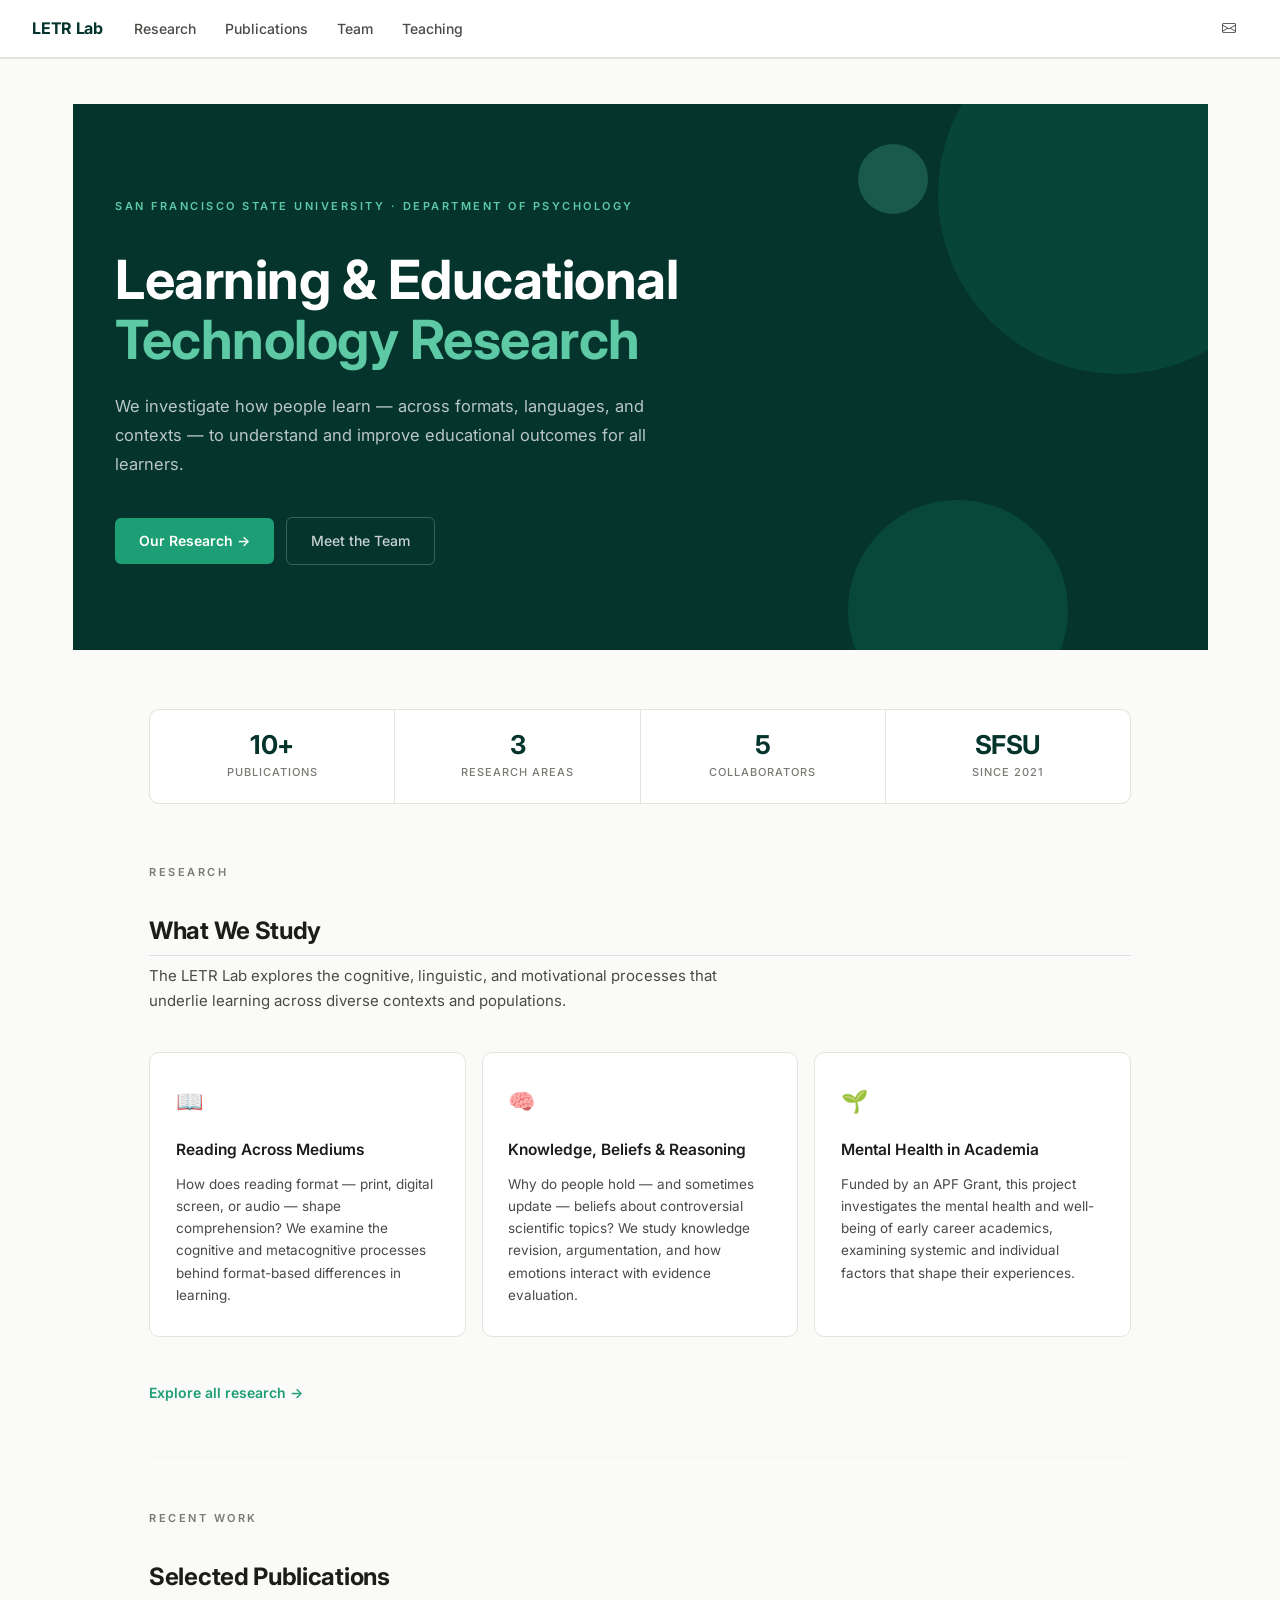
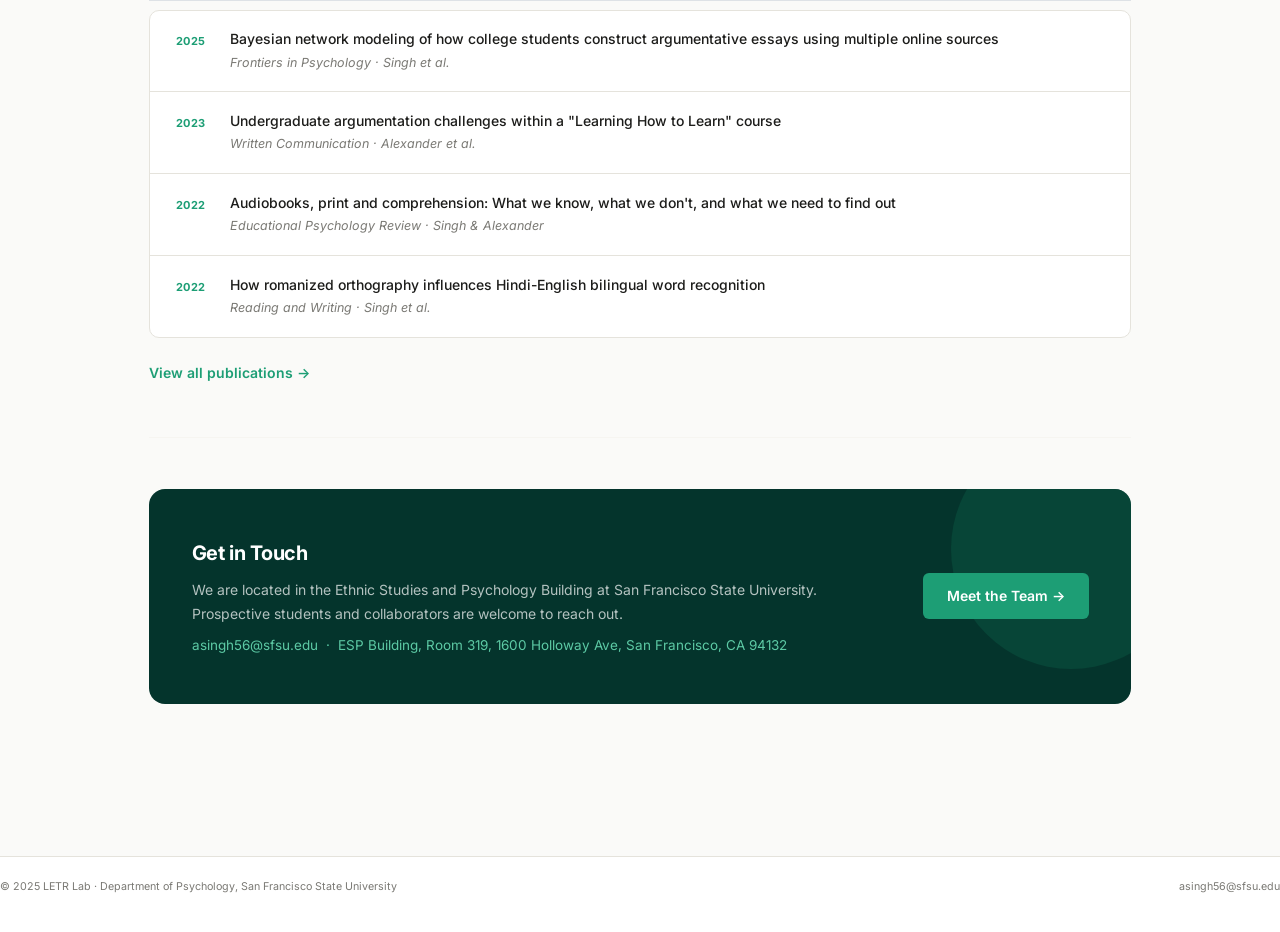
<file: docs/index.html>
<!DOCTYPE html>
<html xmlns="http://www.w3.org/1999/xhtml" lang="en" xml:lang="en"><head>

<meta charset="utf-8">
<meta name="generator" content="quarto-1.8.25">

<meta name="viewport" content="width=device-width, initial-scale=1.0, user-scalable=yes">


<title>quarto-input95e16259f5eb79db – LETR Lab</title>
<style>
code{white-space: pre-wrap;}
span.smallcaps{font-variant: small-caps;}
div.columns{display: flex; gap: min(4vw, 1.5em);}
div.column{flex: auto; overflow-x: auto;}
div.hanging-indent{margin-left: 1.5em; text-indent: -1.5em;}
ul.task-list{list-style: none;}
ul.task-list li input[type="checkbox"] {
  width: 0.8em;
  margin: 0 0.8em 0.2em -1em; /* quarto-specific, see https://github.com/quarto-dev/quarto-cli/issues/4556 */ 
  vertical-align: middle;
}
</style>


<script src="site_libs/quarto-nav/quarto-nav.js"></script>
<script src="site_libs/quarto-nav/headroom.min.js"></script>
<script src="site_libs/clipboard/clipboard.min.js"></script>
<script src="site_libs/quarto-html/quarto.js" type="module"></script>
<script src="site_libs/quarto-html/tabsets/tabsets.js" type="module"></script>
<script src="site_libs/quarto-html/axe/axe-check.js" type="module"></script>
<script src="site_libs/quarto-html/popper.min.js"></script>
<script src="site_libs/quarto-html/tippy.umd.min.js"></script>
<script src="site_libs/quarto-html/anchor.min.js"></script>
<link href="site_libs/quarto-html/tippy.css" rel="stylesheet">
<link href="site_libs/quarto-html/quarto-syntax-highlighting-7b89279ff1a6dce999919e0e67d4d9ec.css" rel="stylesheet" id="quarto-text-highlighting-styles">
<script src="site_libs/bootstrap/bootstrap.min.js"></script>
<link href="site_libs/bootstrap/bootstrap-icons.css" rel="stylesheet">
<link href="site_libs/bootstrap/bootstrap-f773a0c06705e05b96cb58ad98928696.min.css" rel="stylesheet" append-hash="true" id="quarto-bootstrap" data-mode="light">
<script id="quarto-search-options" type="application/json">{
  "language": {
    "search-no-results-text": "No results",
    "search-matching-documents-text": "matching documents",
    "search-copy-link-title": "Copy link to search",
    "search-hide-matches-text": "Hide additional matches",
    "search-more-match-text": "more match in this document",
    "search-more-matches-text": "more matches in this document",
    "search-clear-button-title": "Clear",
    "search-text-placeholder": "",
    "search-detached-cancel-button-title": "Cancel",
    "search-submit-button-title": "Submit",
    "search-label": "Search"
  }
}</script>


<link rel="stylesheet" href="styles.css">
</head>

<body class="nav-fixed quarto-light">

<div id="quarto-search-results"></div>
  <header id="quarto-header" class="headroom fixed-top">
    <nav class="navbar navbar-expand-lg " data-bs-theme="dark">
      <div class="navbar-container container-fluid">
      <div class="navbar-brand-container mx-auto">
    <a href="./index.html" class="navbar-brand navbar-brand-logo">
    </a>
    <a class="navbar-brand" href="./index.html">
    <span class="navbar-title">LETR Lab</span>
    </a>
  </div>
          <button class="navbar-toggler" type="button" data-bs-toggle="collapse" data-bs-target="#navbarCollapse" aria-controls="navbarCollapse" role="menu" aria-expanded="false" aria-label="Toggle navigation" onclick="if (window.quartoToggleHeadroom) { window.quartoToggleHeadroom(); }">
  <span class="navbar-toggler-icon"></span>
</button>
          <div class="collapse navbar-collapse" id="navbarCollapse">
            <ul class="navbar-nav navbar-nav-scroll me-auto">
  <li class="nav-item">
    <a class="nav-link" href="./research.html"> 
<span class="menu-text">Research</span></a>
  </li>  
  <li class="nav-item">
    <a class="nav-link" href="./publications.html"> 
<span class="menu-text">Publications</span></a>
  </li>  
  <li class="nav-item">
    <a class="nav-link" href="./team.html"> 
<span class="menu-text">Team</span></a>
  </li>  
  <li class="nav-item">
    <a class="nav-link" href="./teaching.html"> 
<span class="menu-text">Teaching</span></a>
  </li>  
</ul>
            <ul class="navbar-nav navbar-nav-scroll ms-auto">
  <li class="nav-item compact">
    <a class="nav-link" href="mailto:asingh56@sfsu.edu"> <i class="bi bi-envelope" role="img" aria-label="Email">
</i> 
<span class="menu-text"></span></a>
  </li>  
</ul>
          </div> <!-- /navcollapse -->
            <div class="quarto-navbar-tools">
</div>
      </div> <!-- /container-fluid -->
    </nav>
</header>
<!-- content -->
<div id="quarto-content" class="quarto-container page-columns page-rows-contents page-layout-full page-navbar">
<!-- sidebar -->
<!-- margin-sidebar -->
    
<!-- main -->
<main class="content column-page" id="quarto-document-content"><header id="title-block-header" class="quarto-title-block"></header>




<div class="lab-hero">
  <div class="hero-geo-1"></div>
  <div class="hero-geo-2"></div>
  <div class="hero-geo-3"></div>
  <div class="hero-inner">
    <p class="hero-eyebrow">San Francisco State University · Department of Psychology</p>
    <h1 class="hero-title">Learning &amp; Educational<br><em>Technology Research</em></h1>
    <p class="hero-tagline">We investigate how people learn — across formats, languages, and contexts — to understand and improve educational outcomes for all learners.</p>
    <div class="hero-actions">
      <a href="research.html" class="btn-primary">Our Research →</a>
      <a href="team.html" class="btn-ghost">Meet the Team</a>
    </div>
  </div>
</div>

<div class="page-content">

  <div class="stats-strip">
    <div class="stat-item">
      <div class="stat-num">10+</div>
      <div class="stat-label">Publications</div>
    </div>
    <div class="stat-item">
      <div class="stat-num">3</div>
      <div class="stat-label">Research Areas</div>
    </div>
    <div class="stat-item">
      <div class="stat-num">5</div>
      <div class="stat-label">Collaborators</div>
    </div>
    <div class="stat-item">
      <div class="stat-num">SFSU</div>
      <div class="stat-label">Since 2021</div>
    </div>
  </div>

  <p class="section-label">Research</p>
  <h2 class="section-heading anchored">What We Study</h2>
  <p class="section-subheading">The LETR Lab explores the cognitive, linguistic, and motivational processes that underlie learning across diverse contexts and populations.</p>

  <div class="research-grid">
    <div class="research-card">
      <span class="research-card-icon">📖</span>
      <div class="research-card-title">Reading Across Mediums</div>
      <p class="research-card-desc">How does reading format — print, digital screen, or audio — shape comprehension? We examine the cognitive and metacognitive processes behind format-based differences in learning.</p>
    </div>
    <div class="research-card">
      <span class="research-card-icon">🧠</span>
      <div class="research-card-title">Knowledge, Beliefs &amp; Reasoning</div>
      <p class="research-card-desc">Why do people hold — and sometimes update — beliefs about controversial scientific topics? We study knowledge revision, argumentation, and how emotions interact with evidence evaluation.</p>
    </div>
    <div class="research-card">
      <span class="research-card-icon">🌱</span>
      <div class="research-card-title">Mental Health in Academia</div>
      <p class="research-card-desc">Funded by an APF Grant, this project investigates the mental health and well-being of early career academics, examining systemic and individual factors that shape their experiences.</p>
    </div>
  </div>

  <a href="research.html" class="btn-text">Explore all research →</a>

  <hr class="section-divider">

  <p class="section-label">Recent Work</p>
  <h2 class="section-heading anchored">Selected Publications</h2>

  <div class="recent-pubs">
    <div class="recent-pub-item">
      <div class="recent-pub-year">2025</div>
      <div class="recent-pub-content">
        <div class="recent-pub-title">Bayesian network modeling of how college students construct argumentative essays using multiple online sources</div>
        <div class="recent-pub-venue">Frontiers in Psychology · Singh et al.</div>
      </div>
    </div>
    <div class="recent-pub-item">
      <div class="recent-pub-year">2023</div>
      <div class="recent-pub-content">
        <div class="recent-pub-title">Undergraduate argumentation challenges within a "Learning How to Learn" course</div>
        <div class="recent-pub-venue">Written Communication · Alexander et al.</div>
      </div>
    </div>
    <div class="recent-pub-item">
      <div class="recent-pub-year">2022</div>
      <div class="recent-pub-content">
        <div class="recent-pub-title">Audiobooks, print and comprehension: What we know, what we don't, and what we need to find out</div>
        <div class="recent-pub-venue">Educational Psychology Review · Singh &amp; Alexander</div>
      </div>
    </div>
    <div class="recent-pub-item">
      <div class="recent-pub-year">2022</div>
      <div class="recent-pub-content">
        <div class="recent-pub-title">How romanized orthography influences Hindi-English bilingual word recognition</div>
        <div class="recent-pub-venue">Reading and Writing · Singh et al.</div>
      </div>
    </div>
  </div>

  <a href="publications.html" class="btn-text">View all publications →</a>

  <hr class="section-divider">

  <div class="contact-block">
    <div class="contact-block-inner">
      <div>
        <div class="contact-title">Get in Touch</div>
        <p class="contact-desc">We are located in the Ethnic Studies and Psychology Building at San Francisco State University. Prospective students and collaborators are welcome to reach out.</p>
        <div class="contact-detail">
          <a href="mailto:asingh56@sfsu.edu">asingh56@sfsu.edu</a> &nbsp;·&nbsp; ESP Building, Room 319, 1600 Holloway Ave, San Francisco, CA 94132
        </div>
      </div>
      <a href="team.html" class="btn-primary" style="white-space: nowrap;">Meet the Team →</a>
    </div>
  </div>

</div>



</main> <!-- /main -->
<script id="quarto-html-after-body" type="application/javascript">
  window.document.addEventListener("DOMContentLoaded", function (event) {
    const icon = "";
    const anchorJS = new window.AnchorJS();
    anchorJS.options = {
      placement: 'right',
      icon: icon
    };
    anchorJS.add('.anchored');
    const isCodeAnnotation = (el) => {
      for (const clz of el.classList) {
        if (clz.startsWith('code-annotation-')) {                     
          return true;
        }
      }
      return false;
    }
    const onCopySuccess = function(e) {
      // button target
      const button = e.trigger;
      // don't keep focus
      button.blur();
      // flash "checked"
      button.classList.add('code-copy-button-checked');
      var currentTitle = button.getAttribute("title");
      button.setAttribute("title", "Copied!");
      let tooltip;
      if (window.bootstrap) {
        button.setAttribute("data-bs-toggle", "tooltip");
        button.setAttribute("data-bs-placement", "left");
        button.setAttribute("data-bs-title", "Copied!");
        tooltip = new bootstrap.Tooltip(button, 
          { trigger: "manual", 
            customClass: "code-copy-button-tooltip",
            offset: [0, -8]});
        tooltip.show();    
      }
      setTimeout(function() {
        if (tooltip) {
          tooltip.hide();
          button.removeAttribute("data-bs-title");
          button.removeAttribute("data-bs-toggle");
          button.removeAttribute("data-bs-placement");
        }
        button.setAttribute("title", currentTitle);
        button.classList.remove('code-copy-button-checked');
      }, 1000);
      // clear code selection
      e.clearSelection();
    }
    const getTextToCopy = function(trigger) {
      const outerScaffold = trigger.parentElement.cloneNode(true);
      const codeEl = outerScaffold.querySelector('code');
      for (const childEl of codeEl.children) {
        if (isCodeAnnotation(childEl)) {
          childEl.remove();
        }
      }
      return codeEl.innerText;
    }
    const clipboard = new window.ClipboardJS('.code-copy-button:not([data-in-quarto-modal])', {
      text: getTextToCopy
    });
    clipboard.on('success', onCopySuccess);
    if (window.document.getElementById('quarto-embedded-source-code-modal')) {
      const clipboardModal = new window.ClipboardJS('.code-copy-button[data-in-quarto-modal]', {
        text: getTextToCopy,
        container: window.document.getElementById('quarto-embedded-source-code-modal')
      });
      clipboardModal.on('success', onCopySuccess);
    }
      var localhostRegex = new RegExp(/^(?:http|https):\/\/localhost\:?[0-9]*\//);
      var mailtoRegex = new RegExp(/^mailto:/);
        var filterRegex = new RegExp('/' + window.location.host + '/');
      var isInternal = (href) => {
          return filterRegex.test(href) || localhostRegex.test(href) || mailtoRegex.test(href);
      }
      // Inspect non-navigation links and adorn them if external
     var links = window.document.querySelectorAll('a[href]:not(.nav-link):not(.navbar-brand):not(.toc-action):not(.sidebar-link):not(.sidebar-item-toggle):not(.pagination-link):not(.no-external):not([aria-hidden]):not(.dropdown-item):not(.quarto-navigation-tool):not(.about-link)');
      for (var i=0; i<links.length; i++) {
        const link = links[i];
        if (!isInternal(link.href)) {
          // undo the damage that might have been done by quarto-nav.js in the case of
          // links that we want to consider external
          if (link.dataset.originalHref !== undefined) {
            link.href = link.dataset.originalHref;
          }
        }
      }
    function tippyHover(el, contentFn, onTriggerFn, onUntriggerFn) {
      const config = {
        allowHTML: true,
        maxWidth: 500,
        delay: 100,
        arrow: false,
        appendTo: function(el) {
            return el.parentElement;
        },
        interactive: true,
        interactiveBorder: 10,
        theme: 'quarto',
        placement: 'bottom-start',
      };
      if (contentFn) {
        config.content = contentFn;
      }
      if (onTriggerFn) {
        config.onTrigger = onTriggerFn;
      }
      if (onUntriggerFn) {
        config.onUntrigger = onUntriggerFn;
      }
      window.tippy(el, config); 
    }
    const noterefs = window.document.querySelectorAll('a[role="doc-noteref"]');
    for (var i=0; i<noterefs.length; i++) {
      const ref = noterefs[i];
      tippyHover(ref, function() {
        // use id or data attribute instead here
        let href = ref.getAttribute('data-footnote-href') || ref.getAttribute('href');
        try { href = new URL(href).hash; } catch {}
        const id = href.replace(/^#\/?/, "");
        const note = window.document.getElementById(id);
        if (note) {
          return note.innerHTML;
        } else {
          return "";
        }
      });
    }
    const xrefs = window.document.querySelectorAll('a.quarto-xref');
    const processXRef = (id, note) => {
      // Strip column container classes
      const stripColumnClz = (el) => {
        el.classList.remove("page-full", "page-columns");
        if (el.children) {
          for (const child of el.children) {
            stripColumnClz(child);
          }
        }
      }
      stripColumnClz(note)
      if (id === null || id.startsWith('sec-')) {
        // Special case sections, only their first couple elements
        const container = document.createElement("div");
        if (note.children && note.children.length > 2) {
          container.appendChild(note.children[0].cloneNode(true));
          for (let i = 1; i < note.children.length; i++) {
            const child = note.children[i];
            if (child.tagName === "P" && child.innerText === "") {
              continue;
            } else {
              container.appendChild(child.cloneNode(true));
              break;
            }
          }
          if (window.Quarto?.typesetMath) {
            window.Quarto.typesetMath(container);
          }
          return container.innerHTML
        } else {
          if (window.Quarto?.typesetMath) {
            window.Quarto.typesetMath(note);
          }
          return note.innerHTML;
        }
      } else {
        // Remove any anchor links if they are present
        const anchorLink = note.querySelector('a.anchorjs-link');
        if (anchorLink) {
          anchorLink.remove();
        }
        if (window.Quarto?.typesetMath) {
          window.Quarto.typesetMath(note);
        }
        if (note.classList.contains("callout")) {
          return note.outerHTML;
        } else {
          return note.innerHTML;
        }
      }
    }
    for (var i=0; i<xrefs.length; i++) {
      const xref = xrefs[i];
      tippyHover(xref, undefined, function(instance) {
        instance.disable();
        let url = xref.getAttribute('href');
        let hash = undefined; 
        if (url.startsWith('#')) {
          hash = url;
        } else {
          try { hash = new URL(url).hash; } catch {}
        }
        if (hash) {
          const id = hash.replace(/^#\/?/, "");
          const note = window.document.getElementById(id);
          if (note !== null) {
            try {
              const html = processXRef(id, note.cloneNode(true));
              instance.setContent(html);
            } finally {
              instance.enable();
              instance.show();
            }
          } else {
            // See if we can fetch this
            fetch(url.split('#')[0])
            .then(res => res.text())
            .then(html => {
              const parser = new DOMParser();
              const htmlDoc = parser.parseFromString(html, "text/html");
              const note = htmlDoc.getElementById(id);
              if (note !== null) {
                const html = processXRef(id, note);
                instance.setContent(html);
              } 
            }).finally(() => {
              instance.enable();
              instance.show();
            });
          }
        } else {
          // See if we can fetch a full url (with no hash to target)
          // This is a special case and we should probably do some content thinning / targeting
          fetch(url)
          .then(res => res.text())
          .then(html => {
            const parser = new DOMParser();
            const htmlDoc = parser.parseFromString(html, "text/html");
            const note = htmlDoc.querySelector('main.content');
            if (note !== null) {
              // This should only happen for chapter cross references
              // (since there is no id in the URL)
              // remove the first header
              if (note.children.length > 0 && note.children[0].tagName === "HEADER") {
                note.children[0].remove();
              }
              const html = processXRef(null, note);
              instance.setContent(html);
            } 
          }).finally(() => {
            instance.enable();
            instance.show();
          });
        }
      }, function(instance) {
      });
    }
        let selectedAnnoteEl;
        const selectorForAnnotation = ( cell, annotation) => {
          let cellAttr = 'data-code-cell="' + cell + '"';
          let lineAttr = 'data-code-annotation="' +  annotation + '"';
          const selector = 'span[' + cellAttr + '][' + lineAttr + ']';
          return selector;
        }
        const selectCodeLines = (annoteEl) => {
          const doc = window.document;
          const targetCell = annoteEl.getAttribute("data-target-cell");
          const targetAnnotation = annoteEl.getAttribute("data-target-annotation");
          const annoteSpan = window.document.querySelector(selectorForAnnotation(targetCell, targetAnnotation));
          const lines = annoteSpan.getAttribute("data-code-lines").split(",");
          const lineIds = lines.map((line) => {
            return targetCell + "-" + line;
          })
          let top = null;
          let height = null;
          let parent = null;
          if (lineIds.length > 0) {
              //compute the position of the single el (top and bottom and make a div)
              const el = window.document.getElementById(lineIds[0]);
              top = el.offsetTop;
              height = el.offsetHeight;
              parent = el.parentElement.parentElement;
            if (lineIds.length > 1) {
              const lastEl = window.document.getElementById(lineIds[lineIds.length - 1]);
              const bottom = lastEl.offsetTop + lastEl.offsetHeight;
              height = bottom - top;
            }
            if (top !== null && height !== null && parent !== null) {
              // cook up a div (if necessary) and position it 
              let div = window.document.getElementById("code-annotation-line-highlight");
              if (div === null) {
                div = window.document.createElement("div");
                div.setAttribute("id", "code-annotation-line-highlight");
                div.style.position = 'absolute';
                parent.appendChild(div);
              }
              div.style.top = top - 2 + "px";
              div.style.height = height + 4 + "px";
              div.style.left = 0;
              let gutterDiv = window.document.getElementById("code-annotation-line-highlight-gutter");
              if (gutterDiv === null) {
                gutterDiv = window.document.createElement("div");
                gutterDiv.setAttribute("id", "code-annotation-line-highlight-gutter");
                gutterDiv.style.position = 'absolute';
                const codeCell = window.document.getElementById(targetCell);
                const gutter = codeCell.querySelector('.code-annotation-gutter');
                gutter.appendChild(gutterDiv);
              }
              gutterDiv.style.top = top - 2 + "px";
              gutterDiv.style.height = height + 4 + "px";
            }
            selectedAnnoteEl = annoteEl;
          }
        };
        const unselectCodeLines = () => {
          const elementsIds = ["code-annotation-line-highlight", "code-annotation-line-highlight-gutter"];
          elementsIds.forEach((elId) => {
            const div = window.document.getElementById(elId);
            if (div) {
              div.remove();
            }
          });
          selectedAnnoteEl = undefined;
        };
          // Handle positioning of the toggle
      window.addEventListener(
        "resize",
        throttle(() => {
          elRect = undefined;
          if (selectedAnnoteEl) {
            selectCodeLines(selectedAnnoteEl);
          }
        }, 10)
      );
      function throttle(fn, ms) {
      let throttle = false;
      let timer;
        return (...args) => {
          if(!throttle) { // first call gets through
              fn.apply(this, args);
              throttle = true;
          } else { // all the others get throttled
              if(timer) clearTimeout(timer); // cancel #2
              timer = setTimeout(() => {
                fn.apply(this, args);
                timer = throttle = false;
              }, ms);
          }
        };
      }
        // Attach click handler to the DT
        const annoteDls = window.document.querySelectorAll('dt[data-target-cell]');
        for (const annoteDlNode of annoteDls) {
          annoteDlNode.addEventListener('click', (event) => {
            const clickedEl = event.target;
            if (clickedEl !== selectedAnnoteEl) {
              unselectCodeLines();
              const activeEl = window.document.querySelector('dt[data-target-cell].code-annotation-active');
              if (activeEl) {
                activeEl.classList.remove('code-annotation-active');
              }
              selectCodeLines(clickedEl);
              clickedEl.classList.add('code-annotation-active');
            } else {
              // Unselect the line
              unselectCodeLines();
              clickedEl.classList.remove('code-annotation-active');
            }
          });
        }
    const findCites = (el) => {
      const parentEl = el.parentElement;
      if (parentEl) {
        const cites = parentEl.dataset.cites;
        if (cites) {
          return {
            el,
            cites: cites.split(' ')
          };
        } else {
          return findCites(el.parentElement)
        }
      } else {
        return undefined;
      }
    };
    var bibliorefs = window.document.querySelectorAll('a[role="doc-biblioref"]');
    for (var i=0; i<bibliorefs.length; i++) {
      const ref = bibliorefs[i];
      const citeInfo = findCites(ref);
      if (citeInfo) {
        tippyHover(citeInfo.el, function() {
          var popup = window.document.createElement('div');
          citeInfo.cites.forEach(function(cite) {
            var citeDiv = window.document.createElement('div');
            citeDiv.classList.add('hanging-indent');
            citeDiv.classList.add('csl-entry');
            var biblioDiv = window.document.getElementById('ref-' + cite);
            if (biblioDiv) {
              citeDiv.innerHTML = biblioDiv.innerHTML;
            }
            popup.appendChild(citeDiv);
          });
          return popup.innerHTML;
        });
      }
    }
  });
  </script>
</div> <!-- /content -->
<footer class="footer">
  <div class="nav-footer">
    <div class="nav-footer-left">
<p>© 2025 LETR Lab · Department of Psychology, San Francisco State University</p>
</div>   
    <div class="nav-footer-center">
      &nbsp;
    </div>
    <div class="nav-footer-right">
<p><a href="mailto:asingh56@sfsu.edu">asingh56@sfsu.edu</a></p>
</div>
  </div>
</footer>




</body></html>
</file>
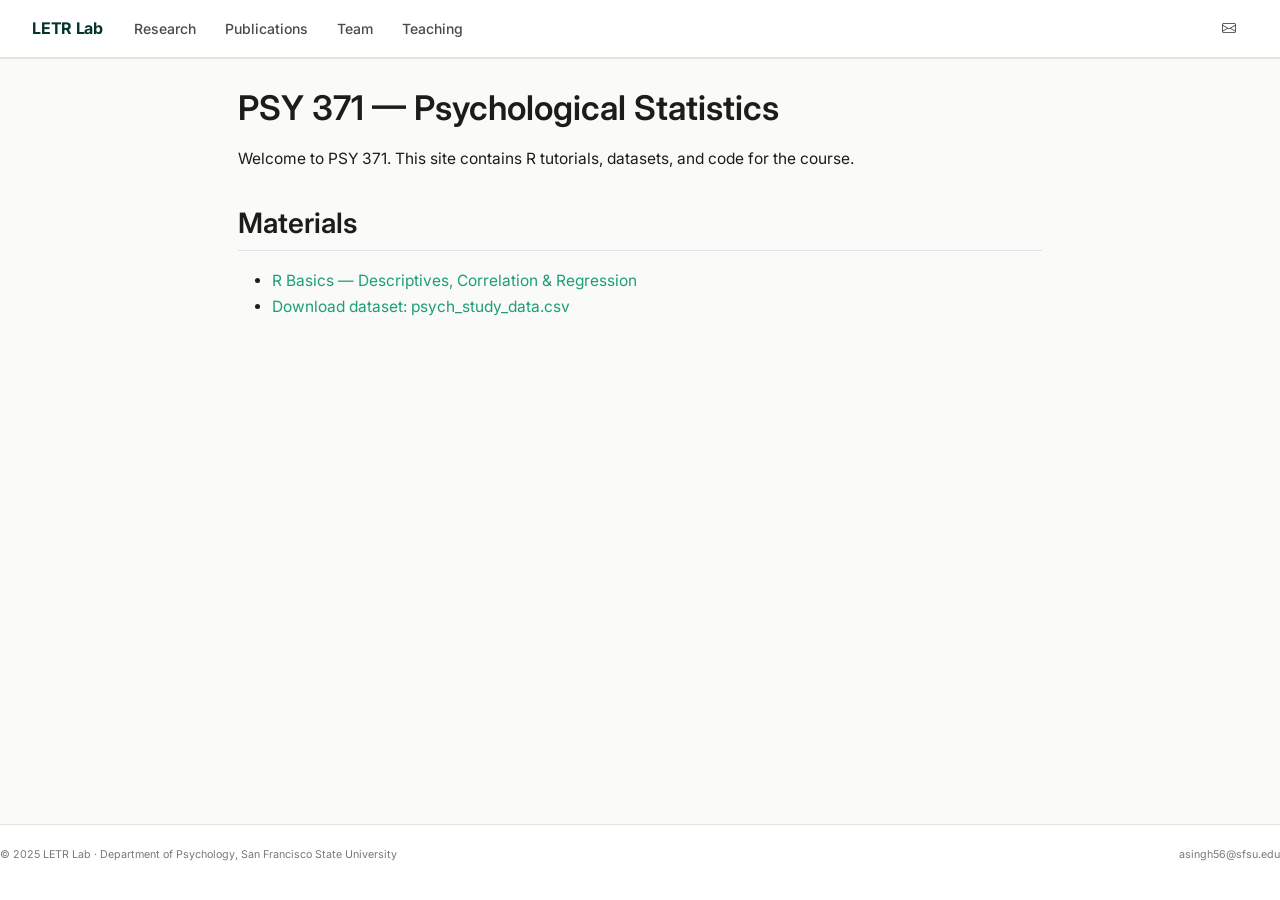
<file: docs/psy371/index.html>
<!DOCTYPE html>
<html xmlns="http://www.w3.org/1999/xhtml" lang="en" xml:lang="en"><head>

<meta charset="utf-8">
<meta name="generator" content="quarto-1.8.25">

<meta name="viewport" content="width=device-width, initial-scale=1.0, user-scalable=yes">


<title>PSY 371 — Psychological Statistics – LETR Lab</title>
<style>
code{white-space: pre-wrap;}
span.smallcaps{font-variant: small-caps;}
div.columns{display: flex; gap: min(4vw, 1.5em);}
div.column{flex: auto; overflow-x: auto;}
div.hanging-indent{margin-left: 1.5em; text-indent: -1.5em;}
ul.task-list{list-style: none;}
ul.task-list li input[type="checkbox"] {
  width: 0.8em;
  margin: 0 0.8em 0.2em -1em; /* quarto-specific, see https://github.com/quarto-dev/quarto-cli/issues/4556 */ 
  vertical-align: middle;
}
</style>


<script src="../site_libs/quarto-nav/quarto-nav.js"></script>
<script src="../site_libs/quarto-nav/headroom.min.js"></script>
<script src="../site_libs/clipboard/clipboard.min.js"></script>
<script src="../site_libs/quarto-html/quarto.js" type="module"></script>
<script src="../site_libs/quarto-html/tabsets/tabsets.js" type="module"></script>
<script src="../site_libs/quarto-html/axe/axe-check.js" type="module"></script>
<script src="../site_libs/quarto-html/popper.min.js"></script>
<script src="../site_libs/quarto-html/tippy.umd.min.js"></script>
<script src="../site_libs/quarto-html/anchor.min.js"></script>
<link href="../site_libs/quarto-html/tippy.css" rel="stylesheet">
<link href="../site_libs/quarto-html/quarto-syntax-highlighting-7b89279ff1a6dce999919e0e67d4d9ec.css" rel="stylesheet" id="quarto-text-highlighting-styles">
<script src="../site_libs/bootstrap/bootstrap.min.js"></script>
<link href="../site_libs/bootstrap/bootstrap-icons.css" rel="stylesheet">
<link href="../site_libs/bootstrap/bootstrap-f773a0c06705e05b96cb58ad98928696.min.css" rel="stylesheet" append-hash="true" id="quarto-bootstrap" data-mode="light">
<script id="quarto-search-options" type="application/json">{
  "language": {
    "search-no-results-text": "No results",
    "search-matching-documents-text": "matching documents",
    "search-copy-link-title": "Copy link to search",
    "search-hide-matches-text": "Hide additional matches",
    "search-more-match-text": "more match in this document",
    "search-more-matches-text": "more matches in this document",
    "search-clear-button-title": "Clear",
    "search-text-placeholder": "",
    "search-detached-cancel-button-title": "Cancel",
    "search-submit-button-title": "Submit",
    "search-label": "Search"
  }
}</script>


<link rel="stylesheet" href="../styles.css">
</head>

<body class="nav-fixed fullcontent quarto-light">

<div id="quarto-search-results"></div>
  <header id="quarto-header" class="headroom fixed-top">
    <nav class="navbar navbar-expand-lg " data-bs-theme="dark">
      <div class="navbar-container container-fluid">
      <div class="navbar-brand-container mx-auto">
    <a href="../index.html" class="navbar-brand navbar-brand-logo">
    </a>
    <a class="navbar-brand" href="../index.html">
    <span class="navbar-title">LETR Lab</span>
    </a>
  </div>
          <button class="navbar-toggler" type="button" data-bs-toggle="collapse" data-bs-target="#navbarCollapse" aria-controls="navbarCollapse" role="menu" aria-expanded="false" aria-label="Toggle navigation" onclick="if (window.quartoToggleHeadroom) { window.quartoToggleHeadroom(); }">
  <span class="navbar-toggler-icon"></span>
</button>
          <div class="collapse navbar-collapse" id="navbarCollapse">
            <ul class="navbar-nav navbar-nav-scroll me-auto">
  <li class="nav-item">
    <a class="nav-link" href="../research.html"> 
<span class="menu-text">Research</span></a>
  </li>  
  <li class="nav-item">
    <a class="nav-link" href="../publications.html"> 
<span class="menu-text">Publications</span></a>
  </li>  
  <li class="nav-item">
    <a class="nav-link" href="../team.html"> 
<span class="menu-text">Team</span></a>
  </li>  
  <li class="nav-item">
    <a class="nav-link" href="../teaching.html"> 
<span class="menu-text">Teaching</span></a>
  </li>  
</ul>
            <ul class="navbar-nav navbar-nav-scroll ms-auto">
  <li class="nav-item compact">
    <a class="nav-link" href="mailto:asingh56@sfsu.edu"> <i class="bi bi-envelope" role="img" aria-label="Email">
</i> 
<span class="menu-text"></span></a>
  </li>  
</ul>
          </div> <!-- /navcollapse -->
            <div class="quarto-navbar-tools">
</div>
      </div> <!-- /container-fluid -->
    </nav>
</header>
<!-- content -->
<div id="quarto-content" class="quarto-container page-columns page-rows-contents page-layout-article page-navbar">
<!-- sidebar -->
<!-- margin-sidebar -->
    
<!-- main -->
<main class="content" id="quarto-document-content">

<header id="title-block-header" class="quarto-title-block default">
<div class="quarto-title">
<h1 class="title">PSY 371 — Psychological Statistics</h1>
</div>



<div class="quarto-title-meta">

    
  
    
  </div>
  


</header>


<p>Welcome to PSY 371. This site contains R tutorials, datasets, and code for the course.</p>
<section id="materials" class="level2">
<h2 class="anchored" data-anchor-id="materials">Materials</h2>
<ul>
<li><a href="../psy371/r_basics_psych.html">R Basics — Descriptives, Correlation &amp; Regression</a></li>
<li><a href="psych_study_data.csv">Download dataset: psych_study_data.csv</a></li>
</ul>


</section>

</main> <!-- /main -->
<script id="quarto-html-after-body" type="application/javascript">
  window.document.addEventListener("DOMContentLoaded", function (event) {
    const icon = "";
    const anchorJS = new window.AnchorJS();
    anchorJS.options = {
      placement: 'right',
      icon: icon
    };
    anchorJS.add('.anchored');
    const isCodeAnnotation = (el) => {
      for (const clz of el.classList) {
        if (clz.startsWith('code-annotation-')) {                     
          return true;
        }
      }
      return false;
    }
    const onCopySuccess = function(e) {
      // button target
      const button = e.trigger;
      // don't keep focus
      button.blur();
      // flash "checked"
      button.classList.add('code-copy-button-checked');
      var currentTitle = button.getAttribute("title");
      button.setAttribute("title", "Copied!");
      let tooltip;
      if (window.bootstrap) {
        button.setAttribute("data-bs-toggle", "tooltip");
        button.setAttribute("data-bs-placement", "left");
        button.setAttribute("data-bs-title", "Copied!");
        tooltip = new bootstrap.Tooltip(button, 
          { trigger: "manual", 
            customClass: "code-copy-button-tooltip",
            offset: [0, -8]});
        tooltip.show();    
      }
      setTimeout(function() {
        if (tooltip) {
          tooltip.hide();
          button.removeAttribute("data-bs-title");
          button.removeAttribute("data-bs-toggle");
          button.removeAttribute("data-bs-placement");
        }
        button.setAttribute("title", currentTitle);
        button.classList.remove('code-copy-button-checked');
      }, 1000);
      // clear code selection
      e.clearSelection();
    }
    const getTextToCopy = function(trigger) {
      const outerScaffold = trigger.parentElement.cloneNode(true);
      const codeEl = outerScaffold.querySelector('code');
      for (const childEl of codeEl.children) {
        if (isCodeAnnotation(childEl)) {
          childEl.remove();
        }
      }
      return codeEl.innerText;
    }
    const clipboard = new window.ClipboardJS('.code-copy-button:not([data-in-quarto-modal])', {
      text: getTextToCopy
    });
    clipboard.on('success', onCopySuccess);
    if (window.document.getElementById('quarto-embedded-source-code-modal')) {
      const clipboardModal = new window.ClipboardJS('.code-copy-button[data-in-quarto-modal]', {
        text: getTextToCopy,
        container: window.document.getElementById('quarto-embedded-source-code-modal')
      });
      clipboardModal.on('success', onCopySuccess);
    }
      var localhostRegex = new RegExp(/^(?:http|https):\/\/localhost\:?[0-9]*\//);
      var mailtoRegex = new RegExp(/^mailto:/);
        var filterRegex = new RegExp('/' + window.location.host + '/');
      var isInternal = (href) => {
          return filterRegex.test(href) || localhostRegex.test(href) || mailtoRegex.test(href);
      }
      // Inspect non-navigation links and adorn them if external
     var links = window.document.querySelectorAll('a[href]:not(.nav-link):not(.navbar-brand):not(.toc-action):not(.sidebar-link):not(.sidebar-item-toggle):not(.pagination-link):not(.no-external):not([aria-hidden]):not(.dropdown-item):not(.quarto-navigation-tool):not(.about-link)');
      for (var i=0; i<links.length; i++) {
        const link = links[i];
        if (!isInternal(link.href)) {
          // undo the damage that might have been done by quarto-nav.js in the case of
          // links that we want to consider external
          if (link.dataset.originalHref !== undefined) {
            link.href = link.dataset.originalHref;
          }
        }
      }
    function tippyHover(el, contentFn, onTriggerFn, onUntriggerFn) {
      const config = {
        allowHTML: true,
        maxWidth: 500,
        delay: 100,
        arrow: false,
        appendTo: function(el) {
            return el.parentElement;
        },
        interactive: true,
        interactiveBorder: 10,
        theme: 'quarto',
        placement: 'bottom-start',
      };
      if (contentFn) {
        config.content = contentFn;
      }
      if (onTriggerFn) {
        config.onTrigger = onTriggerFn;
      }
      if (onUntriggerFn) {
        config.onUntrigger = onUntriggerFn;
      }
      window.tippy(el, config); 
    }
    const noterefs = window.document.querySelectorAll('a[role="doc-noteref"]');
    for (var i=0; i<noterefs.length; i++) {
      const ref = noterefs[i];
      tippyHover(ref, function() {
        // use id or data attribute instead here
        let href = ref.getAttribute('data-footnote-href') || ref.getAttribute('href');
        try { href = new URL(href).hash; } catch {}
        const id = href.replace(/^#\/?/, "");
        const note = window.document.getElementById(id);
        if (note) {
          return note.innerHTML;
        } else {
          return "";
        }
      });
    }
    const xrefs = window.document.querySelectorAll('a.quarto-xref');
    const processXRef = (id, note) => {
      // Strip column container classes
      const stripColumnClz = (el) => {
        el.classList.remove("page-full", "page-columns");
        if (el.children) {
          for (const child of el.children) {
            stripColumnClz(child);
          }
        }
      }
      stripColumnClz(note)
      if (id === null || id.startsWith('sec-')) {
        // Special case sections, only their first couple elements
        const container = document.createElement("div");
        if (note.children && note.children.length > 2) {
          container.appendChild(note.children[0].cloneNode(true));
          for (let i = 1; i < note.children.length; i++) {
            const child = note.children[i];
            if (child.tagName === "P" && child.innerText === "") {
              continue;
            } else {
              container.appendChild(child.cloneNode(true));
              break;
            }
          }
          if (window.Quarto?.typesetMath) {
            window.Quarto.typesetMath(container);
          }
          return container.innerHTML
        } else {
          if (window.Quarto?.typesetMath) {
            window.Quarto.typesetMath(note);
          }
          return note.innerHTML;
        }
      } else {
        // Remove any anchor links if they are present
        const anchorLink = note.querySelector('a.anchorjs-link');
        if (anchorLink) {
          anchorLink.remove();
        }
        if (window.Quarto?.typesetMath) {
          window.Quarto.typesetMath(note);
        }
        if (note.classList.contains("callout")) {
          return note.outerHTML;
        } else {
          return note.innerHTML;
        }
      }
    }
    for (var i=0; i<xrefs.length; i++) {
      const xref = xrefs[i];
      tippyHover(xref, undefined, function(instance) {
        instance.disable();
        let url = xref.getAttribute('href');
        let hash = undefined; 
        if (url.startsWith('#')) {
          hash = url;
        } else {
          try { hash = new URL(url).hash; } catch {}
        }
        if (hash) {
          const id = hash.replace(/^#\/?/, "");
          const note = window.document.getElementById(id);
          if (note !== null) {
            try {
              const html = processXRef(id, note.cloneNode(true));
              instance.setContent(html);
            } finally {
              instance.enable();
              instance.show();
            }
          } else {
            // See if we can fetch this
            fetch(url.split('#')[0])
            .then(res => res.text())
            .then(html => {
              const parser = new DOMParser();
              const htmlDoc = parser.parseFromString(html, "text/html");
              const note = htmlDoc.getElementById(id);
              if (note !== null) {
                const html = processXRef(id, note);
                instance.setContent(html);
              } 
            }).finally(() => {
              instance.enable();
              instance.show();
            });
          }
        } else {
          // See if we can fetch a full url (with no hash to target)
          // This is a special case and we should probably do some content thinning / targeting
          fetch(url)
          .then(res => res.text())
          .then(html => {
            const parser = new DOMParser();
            const htmlDoc = parser.parseFromString(html, "text/html");
            const note = htmlDoc.querySelector('main.content');
            if (note !== null) {
              // This should only happen for chapter cross references
              // (since there is no id in the URL)
              // remove the first header
              if (note.children.length > 0 && note.children[0].tagName === "HEADER") {
                note.children[0].remove();
              }
              const html = processXRef(null, note);
              instance.setContent(html);
            } 
          }).finally(() => {
            instance.enable();
            instance.show();
          });
        }
      }, function(instance) {
      });
    }
        let selectedAnnoteEl;
        const selectorForAnnotation = ( cell, annotation) => {
          let cellAttr = 'data-code-cell="' + cell + '"';
          let lineAttr = 'data-code-annotation="' +  annotation + '"';
          const selector = 'span[' + cellAttr + '][' + lineAttr + ']';
          return selector;
        }
        const selectCodeLines = (annoteEl) => {
          const doc = window.document;
          const targetCell = annoteEl.getAttribute("data-target-cell");
          const targetAnnotation = annoteEl.getAttribute("data-target-annotation");
          const annoteSpan = window.document.querySelector(selectorForAnnotation(targetCell, targetAnnotation));
          const lines = annoteSpan.getAttribute("data-code-lines").split(",");
          const lineIds = lines.map((line) => {
            return targetCell + "-" + line;
          })
          let top = null;
          let height = null;
          let parent = null;
          if (lineIds.length > 0) {
              //compute the position of the single el (top and bottom and make a div)
              const el = window.document.getElementById(lineIds[0]);
              top = el.offsetTop;
              height = el.offsetHeight;
              parent = el.parentElement.parentElement;
            if (lineIds.length > 1) {
              const lastEl = window.document.getElementById(lineIds[lineIds.length - 1]);
              const bottom = lastEl.offsetTop + lastEl.offsetHeight;
              height = bottom - top;
            }
            if (top !== null && height !== null && parent !== null) {
              // cook up a div (if necessary) and position it 
              let div = window.document.getElementById("code-annotation-line-highlight");
              if (div === null) {
                div = window.document.createElement("div");
                div.setAttribute("id", "code-annotation-line-highlight");
                div.style.position = 'absolute';
                parent.appendChild(div);
              }
              div.style.top = top - 2 + "px";
              div.style.height = height + 4 + "px";
              div.style.left = 0;
              let gutterDiv = window.document.getElementById("code-annotation-line-highlight-gutter");
              if (gutterDiv === null) {
                gutterDiv = window.document.createElement("div");
                gutterDiv.setAttribute("id", "code-annotation-line-highlight-gutter");
                gutterDiv.style.position = 'absolute';
                const codeCell = window.document.getElementById(targetCell);
                const gutter = codeCell.querySelector('.code-annotation-gutter');
                gutter.appendChild(gutterDiv);
              }
              gutterDiv.style.top = top - 2 + "px";
              gutterDiv.style.height = height + 4 + "px";
            }
            selectedAnnoteEl = annoteEl;
          }
        };
        const unselectCodeLines = () => {
          const elementsIds = ["code-annotation-line-highlight", "code-annotation-line-highlight-gutter"];
          elementsIds.forEach((elId) => {
            const div = window.document.getElementById(elId);
            if (div) {
              div.remove();
            }
          });
          selectedAnnoteEl = undefined;
        };
          // Handle positioning of the toggle
      window.addEventListener(
        "resize",
        throttle(() => {
          elRect = undefined;
          if (selectedAnnoteEl) {
            selectCodeLines(selectedAnnoteEl);
          }
        }, 10)
      );
      function throttle(fn, ms) {
      let throttle = false;
      let timer;
        return (...args) => {
          if(!throttle) { // first call gets through
              fn.apply(this, args);
              throttle = true;
          } else { // all the others get throttled
              if(timer) clearTimeout(timer); // cancel #2
              timer = setTimeout(() => {
                fn.apply(this, args);
                timer = throttle = false;
              }, ms);
          }
        };
      }
        // Attach click handler to the DT
        const annoteDls = window.document.querySelectorAll('dt[data-target-cell]');
        for (const annoteDlNode of annoteDls) {
          annoteDlNode.addEventListener('click', (event) => {
            const clickedEl = event.target;
            if (clickedEl !== selectedAnnoteEl) {
              unselectCodeLines();
              const activeEl = window.document.querySelector('dt[data-target-cell].code-annotation-active');
              if (activeEl) {
                activeEl.classList.remove('code-annotation-active');
              }
              selectCodeLines(clickedEl);
              clickedEl.classList.add('code-annotation-active');
            } else {
              // Unselect the line
              unselectCodeLines();
              clickedEl.classList.remove('code-annotation-active');
            }
          });
        }
    const findCites = (el) => {
      const parentEl = el.parentElement;
      if (parentEl) {
        const cites = parentEl.dataset.cites;
        if (cites) {
          return {
            el,
            cites: cites.split(' ')
          };
        } else {
          return findCites(el.parentElement)
        }
      } else {
        return undefined;
      }
    };
    var bibliorefs = window.document.querySelectorAll('a[role="doc-biblioref"]');
    for (var i=0; i<bibliorefs.length; i++) {
      const ref = bibliorefs[i];
      const citeInfo = findCites(ref);
      if (citeInfo) {
        tippyHover(citeInfo.el, function() {
          var popup = window.document.createElement('div');
          citeInfo.cites.forEach(function(cite) {
            var citeDiv = window.document.createElement('div');
            citeDiv.classList.add('hanging-indent');
            citeDiv.classList.add('csl-entry');
            var biblioDiv = window.document.getElementById('ref-' + cite);
            if (biblioDiv) {
              citeDiv.innerHTML = biblioDiv.innerHTML;
            }
            popup.appendChild(citeDiv);
          });
          return popup.innerHTML;
        });
      }
    }
  });
  </script>
</div> <!-- /content -->
<footer class="footer">
  <div class="nav-footer">
    <div class="nav-footer-left">
<p>© 2025 LETR Lab · Department of Psychology, San Francisco State University</p>
</div>   
    <div class="nav-footer-center">
      &nbsp;
    </div>
    <div class="nav-footer-right">
<p><a href="mailto:asingh56@sfsu.edu">asingh56@sfsu.edu</a></p>
</div>
  </div>
</footer>




</body></html>
</file>
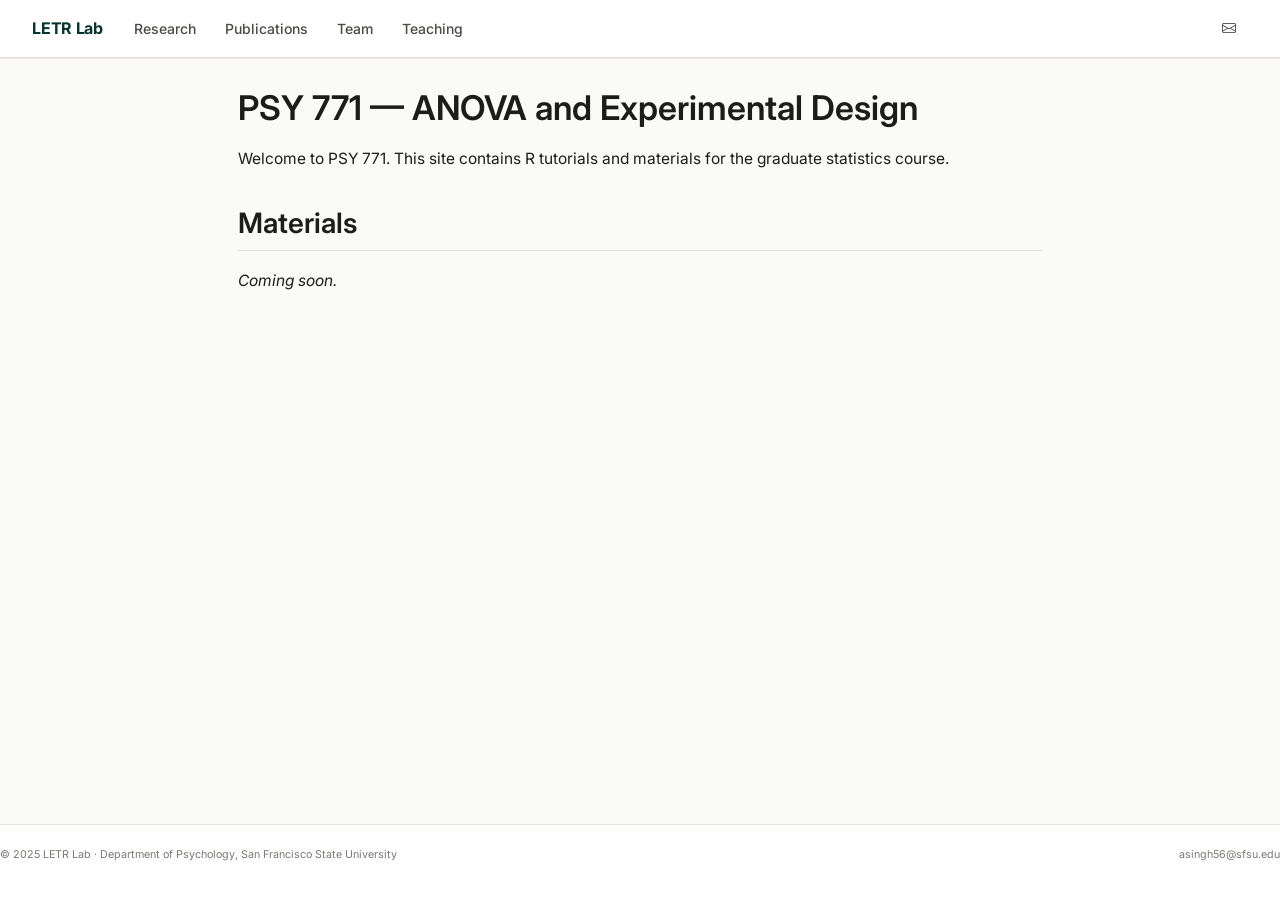
<file: docs/psy771/index.html>
<!DOCTYPE html>
<html xmlns="http://www.w3.org/1999/xhtml" lang="en" xml:lang="en"><head>

<meta charset="utf-8">
<meta name="generator" content="quarto-1.8.25">

<meta name="viewport" content="width=device-width, initial-scale=1.0, user-scalable=yes">


<title>PSY 771 — ANOVA and Experimental Design – LETR Lab</title>
<style>
code{white-space: pre-wrap;}
span.smallcaps{font-variant: small-caps;}
div.columns{display: flex; gap: min(4vw, 1.5em);}
div.column{flex: auto; overflow-x: auto;}
div.hanging-indent{margin-left: 1.5em; text-indent: -1.5em;}
ul.task-list{list-style: none;}
ul.task-list li input[type="checkbox"] {
  width: 0.8em;
  margin: 0 0.8em 0.2em -1em; /* quarto-specific, see https://github.com/quarto-dev/quarto-cli/issues/4556 */ 
  vertical-align: middle;
}
</style>


<script src="../site_libs/quarto-nav/quarto-nav.js"></script>
<script src="../site_libs/quarto-nav/headroom.min.js"></script>
<script src="../site_libs/clipboard/clipboard.min.js"></script>
<script src="../site_libs/quarto-html/quarto.js" type="module"></script>
<script src="../site_libs/quarto-html/tabsets/tabsets.js" type="module"></script>
<script src="../site_libs/quarto-html/axe/axe-check.js" type="module"></script>
<script src="../site_libs/quarto-html/popper.min.js"></script>
<script src="../site_libs/quarto-html/tippy.umd.min.js"></script>
<script src="../site_libs/quarto-html/anchor.min.js"></script>
<link href="../site_libs/quarto-html/tippy.css" rel="stylesheet">
<link href="../site_libs/quarto-html/quarto-syntax-highlighting-7b89279ff1a6dce999919e0e67d4d9ec.css" rel="stylesheet" id="quarto-text-highlighting-styles">
<script src="../site_libs/bootstrap/bootstrap.min.js"></script>
<link href="../site_libs/bootstrap/bootstrap-icons.css" rel="stylesheet">
<link href="../site_libs/bootstrap/bootstrap-f773a0c06705e05b96cb58ad98928696.min.css" rel="stylesheet" append-hash="true" id="quarto-bootstrap" data-mode="light">
<script id="quarto-search-options" type="application/json">{
  "language": {
    "search-no-results-text": "No results",
    "search-matching-documents-text": "matching documents",
    "search-copy-link-title": "Copy link to search",
    "search-hide-matches-text": "Hide additional matches",
    "search-more-match-text": "more match in this document",
    "search-more-matches-text": "more matches in this document",
    "search-clear-button-title": "Clear",
    "search-text-placeholder": "",
    "search-detached-cancel-button-title": "Cancel",
    "search-submit-button-title": "Submit",
    "search-label": "Search"
  }
}</script>


<link rel="stylesheet" href="../styles.css">
</head>

<body class="nav-fixed fullcontent quarto-light">

<div id="quarto-search-results"></div>
  <header id="quarto-header" class="headroom fixed-top">
    <nav class="navbar navbar-expand-lg " data-bs-theme="dark">
      <div class="navbar-container container-fluid">
      <div class="navbar-brand-container mx-auto">
    <a href="../index.html" class="navbar-brand navbar-brand-logo">
    </a>
    <a class="navbar-brand" href="../index.html">
    <span class="navbar-title">LETR Lab</span>
    </a>
  </div>
          <button class="navbar-toggler" type="button" data-bs-toggle="collapse" data-bs-target="#navbarCollapse" aria-controls="navbarCollapse" role="menu" aria-expanded="false" aria-label="Toggle navigation" onclick="if (window.quartoToggleHeadroom) { window.quartoToggleHeadroom(); }">
  <span class="navbar-toggler-icon"></span>
</button>
          <div class="collapse navbar-collapse" id="navbarCollapse">
            <ul class="navbar-nav navbar-nav-scroll me-auto">
  <li class="nav-item">
    <a class="nav-link" href="../research.html"> 
<span class="menu-text">Research</span></a>
  </li>  
  <li class="nav-item">
    <a class="nav-link" href="../publications.html"> 
<span class="menu-text">Publications</span></a>
  </li>  
  <li class="nav-item">
    <a class="nav-link" href="../team.html"> 
<span class="menu-text">Team</span></a>
  </li>  
  <li class="nav-item">
    <a class="nav-link" href="../teaching.html"> 
<span class="menu-text">Teaching</span></a>
  </li>  
</ul>
            <ul class="navbar-nav navbar-nav-scroll ms-auto">
  <li class="nav-item compact">
    <a class="nav-link" href="mailto:asingh56@sfsu.edu"> <i class="bi bi-envelope" role="img" aria-label="Email">
</i> 
<span class="menu-text"></span></a>
  </li>  
</ul>
          </div> <!-- /navcollapse -->
            <div class="quarto-navbar-tools">
</div>
      </div> <!-- /container-fluid -->
    </nav>
</header>
<!-- content -->
<div id="quarto-content" class="quarto-container page-columns page-rows-contents page-layout-article page-navbar">
<!-- sidebar -->
<!-- margin-sidebar -->
    
<!-- main -->
<main class="content" id="quarto-document-content">

<header id="title-block-header" class="quarto-title-block default">
<div class="quarto-title">
<h1 class="title">PSY 771 — ANOVA and Experimental Design</h1>
</div>



<div class="quarto-title-meta">

    
  
    
  </div>
  


</header>


<p>Welcome to PSY 771. This site contains R tutorials and materials for the graduate statistics course.</p>
<section id="materials" class="level2">
<h2 class="anchored" data-anchor-id="materials">Materials</h2>
<p><em>Coming soon.</em></p>


</section>

</main> <!-- /main -->
<script id="quarto-html-after-body" type="application/javascript">
  window.document.addEventListener("DOMContentLoaded", function (event) {
    const icon = "";
    const anchorJS = new window.AnchorJS();
    anchorJS.options = {
      placement: 'right',
      icon: icon
    };
    anchorJS.add('.anchored');
    const isCodeAnnotation = (el) => {
      for (const clz of el.classList) {
        if (clz.startsWith('code-annotation-')) {                     
          return true;
        }
      }
      return false;
    }
    const onCopySuccess = function(e) {
      // button target
      const button = e.trigger;
      // don't keep focus
      button.blur();
      // flash "checked"
      button.classList.add('code-copy-button-checked');
      var currentTitle = button.getAttribute("title");
      button.setAttribute("title", "Copied!");
      let tooltip;
      if (window.bootstrap) {
        button.setAttribute("data-bs-toggle", "tooltip");
        button.setAttribute("data-bs-placement", "left");
        button.setAttribute("data-bs-title", "Copied!");
        tooltip = new bootstrap.Tooltip(button, 
          { trigger: "manual", 
            customClass: "code-copy-button-tooltip",
            offset: [0, -8]});
        tooltip.show();    
      }
      setTimeout(function() {
        if (tooltip) {
          tooltip.hide();
          button.removeAttribute("data-bs-title");
          button.removeAttribute("data-bs-toggle");
          button.removeAttribute("data-bs-placement");
        }
        button.setAttribute("title", currentTitle);
        button.classList.remove('code-copy-button-checked');
      }, 1000);
      // clear code selection
      e.clearSelection();
    }
    const getTextToCopy = function(trigger) {
      const outerScaffold = trigger.parentElement.cloneNode(true);
      const codeEl = outerScaffold.querySelector('code');
      for (const childEl of codeEl.children) {
        if (isCodeAnnotation(childEl)) {
          childEl.remove();
        }
      }
      return codeEl.innerText;
    }
    const clipboard = new window.ClipboardJS('.code-copy-button:not([data-in-quarto-modal])', {
      text: getTextToCopy
    });
    clipboard.on('success', onCopySuccess);
    if (window.document.getElementById('quarto-embedded-source-code-modal')) {
      const clipboardModal = new window.ClipboardJS('.code-copy-button[data-in-quarto-modal]', {
        text: getTextToCopy,
        container: window.document.getElementById('quarto-embedded-source-code-modal')
      });
      clipboardModal.on('success', onCopySuccess);
    }
      var localhostRegex = new RegExp(/^(?:http|https):\/\/localhost\:?[0-9]*\//);
      var mailtoRegex = new RegExp(/^mailto:/);
        var filterRegex = new RegExp('/' + window.location.host + '/');
      var isInternal = (href) => {
          return filterRegex.test(href) || localhostRegex.test(href) || mailtoRegex.test(href);
      }
      // Inspect non-navigation links and adorn them if external
     var links = window.document.querySelectorAll('a[href]:not(.nav-link):not(.navbar-brand):not(.toc-action):not(.sidebar-link):not(.sidebar-item-toggle):not(.pagination-link):not(.no-external):not([aria-hidden]):not(.dropdown-item):not(.quarto-navigation-tool):not(.about-link)');
      for (var i=0; i<links.length; i++) {
        const link = links[i];
        if (!isInternal(link.href)) {
          // undo the damage that might have been done by quarto-nav.js in the case of
          // links that we want to consider external
          if (link.dataset.originalHref !== undefined) {
            link.href = link.dataset.originalHref;
          }
        }
      }
    function tippyHover(el, contentFn, onTriggerFn, onUntriggerFn) {
      const config = {
        allowHTML: true,
        maxWidth: 500,
        delay: 100,
        arrow: false,
        appendTo: function(el) {
            return el.parentElement;
        },
        interactive: true,
        interactiveBorder: 10,
        theme: 'quarto',
        placement: 'bottom-start',
      };
      if (contentFn) {
        config.content = contentFn;
      }
      if (onTriggerFn) {
        config.onTrigger = onTriggerFn;
      }
      if (onUntriggerFn) {
        config.onUntrigger = onUntriggerFn;
      }
      window.tippy(el, config); 
    }
    const noterefs = window.document.querySelectorAll('a[role="doc-noteref"]');
    for (var i=0; i<noterefs.length; i++) {
      const ref = noterefs[i];
      tippyHover(ref, function() {
        // use id or data attribute instead here
        let href = ref.getAttribute('data-footnote-href') || ref.getAttribute('href');
        try { href = new URL(href).hash; } catch {}
        const id = href.replace(/^#\/?/, "");
        const note = window.document.getElementById(id);
        if (note) {
          return note.innerHTML;
        } else {
          return "";
        }
      });
    }
    const xrefs = window.document.querySelectorAll('a.quarto-xref');
    const processXRef = (id, note) => {
      // Strip column container classes
      const stripColumnClz = (el) => {
        el.classList.remove("page-full", "page-columns");
        if (el.children) {
          for (const child of el.children) {
            stripColumnClz(child);
          }
        }
      }
      stripColumnClz(note)
      if (id === null || id.startsWith('sec-')) {
        // Special case sections, only their first couple elements
        const container = document.createElement("div");
        if (note.children && note.children.length > 2) {
          container.appendChild(note.children[0].cloneNode(true));
          for (let i = 1; i < note.children.length; i++) {
            const child = note.children[i];
            if (child.tagName === "P" && child.innerText === "") {
              continue;
            } else {
              container.appendChild(child.cloneNode(true));
              break;
            }
          }
          if (window.Quarto?.typesetMath) {
            window.Quarto.typesetMath(container);
          }
          return container.innerHTML
        } else {
          if (window.Quarto?.typesetMath) {
            window.Quarto.typesetMath(note);
          }
          return note.innerHTML;
        }
      } else {
        // Remove any anchor links if they are present
        const anchorLink = note.querySelector('a.anchorjs-link');
        if (anchorLink) {
          anchorLink.remove();
        }
        if (window.Quarto?.typesetMath) {
          window.Quarto.typesetMath(note);
        }
        if (note.classList.contains("callout")) {
          return note.outerHTML;
        } else {
          return note.innerHTML;
        }
      }
    }
    for (var i=0; i<xrefs.length; i++) {
      const xref = xrefs[i];
      tippyHover(xref, undefined, function(instance) {
        instance.disable();
        let url = xref.getAttribute('href');
        let hash = undefined; 
        if (url.startsWith('#')) {
          hash = url;
        } else {
          try { hash = new URL(url).hash; } catch {}
        }
        if (hash) {
          const id = hash.replace(/^#\/?/, "");
          const note = window.document.getElementById(id);
          if (note !== null) {
            try {
              const html = processXRef(id, note.cloneNode(true));
              instance.setContent(html);
            } finally {
              instance.enable();
              instance.show();
            }
          } else {
            // See if we can fetch this
            fetch(url.split('#')[0])
            .then(res => res.text())
            .then(html => {
              const parser = new DOMParser();
              const htmlDoc = parser.parseFromString(html, "text/html");
              const note = htmlDoc.getElementById(id);
              if (note !== null) {
                const html = processXRef(id, note);
                instance.setContent(html);
              } 
            }).finally(() => {
              instance.enable();
              instance.show();
            });
          }
        } else {
          // See if we can fetch a full url (with no hash to target)
          // This is a special case and we should probably do some content thinning / targeting
          fetch(url)
          .then(res => res.text())
          .then(html => {
            const parser = new DOMParser();
            const htmlDoc = parser.parseFromString(html, "text/html");
            const note = htmlDoc.querySelector('main.content');
            if (note !== null) {
              // This should only happen for chapter cross references
              // (since there is no id in the URL)
              // remove the first header
              if (note.children.length > 0 && note.children[0].tagName === "HEADER") {
                note.children[0].remove();
              }
              const html = processXRef(null, note);
              instance.setContent(html);
            } 
          }).finally(() => {
            instance.enable();
            instance.show();
          });
        }
      }, function(instance) {
      });
    }
        let selectedAnnoteEl;
        const selectorForAnnotation = ( cell, annotation) => {
          let cellAttr = 'data-code-cell="' + cell + '"';
          let lineAttr = 'data-code-annotation="' +  annotation + '"';
          const selector = 'span[' + cellAttr + '][' + lineAttr + ']';
          return selector;
        }
        const selectCodeLines = (annoteEl) => {
          const doc = window.document;
          const targetCell = annoteEl.getAttribute("data-target-cell");
          const targetAnnotation = annoteEl.getAttribute("data-target-annotation");
          const annoteSpan = window.document.querySelector(selectorForAnnotation(targetCell, targetAnnotation));
          const lines = annoteSpan.getAttribute("data-code-lines").split(",");
          const lineIds = lines.map((line) => {
            return targetCell + "-" + line;
          })
          let top = null;
          let height = null;
          let parent = null;
          if (lineIds.length > 0) {
              //compute the position of the single el (top and bottom and make a div)
              const el = window.document.getElementById(lineIds[0]);
              top = el.offsetTop;
              height = el.offsetHeight;
              parent = el.parentElement.parentElement;
            if (lineIds.length > 1) {
              const lastEl = window.document.getElementById(lineIds[lineIds.length - 1]);
              const bottom = lastEl.offsetTop + lastEl.offsetHeight;
              height = bottom - top;
            }
            if (top !== null && height !== null && parent !== null) {
              // cook up a div (if necessary) and position it 
              let div = window.document.getElementById("code-annotation-line-highlight");
              if (div === null) {
                div = window.document.createElement("div");
                div.setAttribute("id", "code-annotation-line-highlight");
                div.style.position = 'absolute';
                parent.appendChild(div);
              }
              div.style.top = top - 2 + "px";
              div.style.height = height + 4 + "px";
              div.style.left = 0;
              let gutterDiv = window.document.getElementById("code-annotation-line-highlight-gutter");
              if (gutterDiv === null) {
                gutterDiv = window.document.createElement("div");
                gutterDiv.setAttribute("id", "code-annotation-line-highlight-gutter");
                gutterDiv.style.position = 'absolute';
                const codeCell = window.document.getElementById(targetCell);
                const gutter = codeCell.querySelector('.code-annotation-gutter');
                gutter.appendChild(gutterDiv);
              }
              gutterDiv.style.top = top - 2 + "px";
              gutterDiv.style.height = height + 4 + "px";
            }
            selectedAnnoteEl = annoteEl;
          }
        };
        const unselectCodeLines = () => {
          const elementsIds = ["code-annotation-line-highlight", "code-annotation-line-highlight-gutter"];
          elementsIds.forEach((elId) => {
            const div = window.document.getElementById(elId);
            if (div) {
              div.remove();
            }
          });
          selectedAnnoteEl = undefined;
        };
          // Handle positioning of the toggle
      window.addEventListener(
        "resize",
        throttle(() => {
          elRect = undefined;
          if (selectedAnnoteEl) {
            selectCodeLines(selectedAnnoteEl);
          }
        }, 10)
      );
      function throttle(fn, ms) {
      let throttle = false;
      let timer;
        return (...args) => {
          if(!throttle) { // first call gets through
              fn.apply(this, args);
              throttle = true;
          } else { // all the others get throttled
              if(timer) clearTimeout(timer); // cancel #2
              timer = setTimeout(() => {
                fn.apply(this, args);
                timer = throttle = false;
              }, ms);
          }
        };
      }
        // Attach click handler to the DT
        const annoteDls = window.document.querySelectorAll('dt[data-target-cell]');
        for (const annoteDlNode of annoteDls) {
          annoteDlNode.addEventListener('click', (event) => {
            const clickedEl = event.target;
            if (clickedEl !== selectedAnnoteEl) {
              unselectCodeLines();
              const activeEl = window.document.querySelector('dt[data-target-cell].code-annotation-active');
              if (activeEl) {
                activeEl.classList.remove('code-annotation-active');
              }
              selectCodeLines(clickedEl);
              clickedEl.classList.add('code-annotation-active');
            } else {
              // Unselect the line
              unselectCodeLines();
              clickedEl.classList.remove('code-annotation-active');
            }
          });
        }
    const findCites = (el) => {
      const parentEl = el.parentElement;
      if (parentEl) {
        const cites = parentEl.dataset.cites;
        if (cites) {
          return {
            el,
            cites: cites.split(' ')
          };
        } else {
          return findCites(el.parentElement)
        }
      } else {
        return undefined;
      }
    };
    var bibliorefs = window.document.querySelectorAll('a[role="doc-biblioref"]');
    for (var i=0; i<bibliorefs.length; i++) {
      const ref = bibliorefs[i];
      const citeInfo = findCites(ref);
      if (citeInfo) {
        tippyHover(citeInfo.el, function() {
          var popup = window.document.createElement('div');
          citeInfo.cites.forEach(function(cite) {
            var citeDiv = window.document.createElement('div');
            citeDiv.classList.add('hanging-indent');
            citeDiv.classList.add('csl-entry');
            var biblioDiv = window.document.getElementById('ref-' + cite);
            if (biblioDiv) {
              citeDiv.innerHTML = biblioDiv.innerHTML;
            }
            popup.appendChild(citeDiv);
          });
          return popup.innerHTML;
        });
      }
    }
  });
  </script>
</div> <!-- /content -->
<footer class="footer">
  <div class="nav-footer">
    <div class="nav-footer-left">
<p>© 2025 LETR Lab · Department of Psychology, San Francisco State University</p>
</div>   
    <div class="nav-footer-center">
      &nbsp;
    </div>
    <div class="nav-footer-right">
<p><a href="mailto:asingh56@sfsu.edu">asingh56@sfsu.edu</a></p>
</div>
  </div>
</footer>




</body></html>
</file>
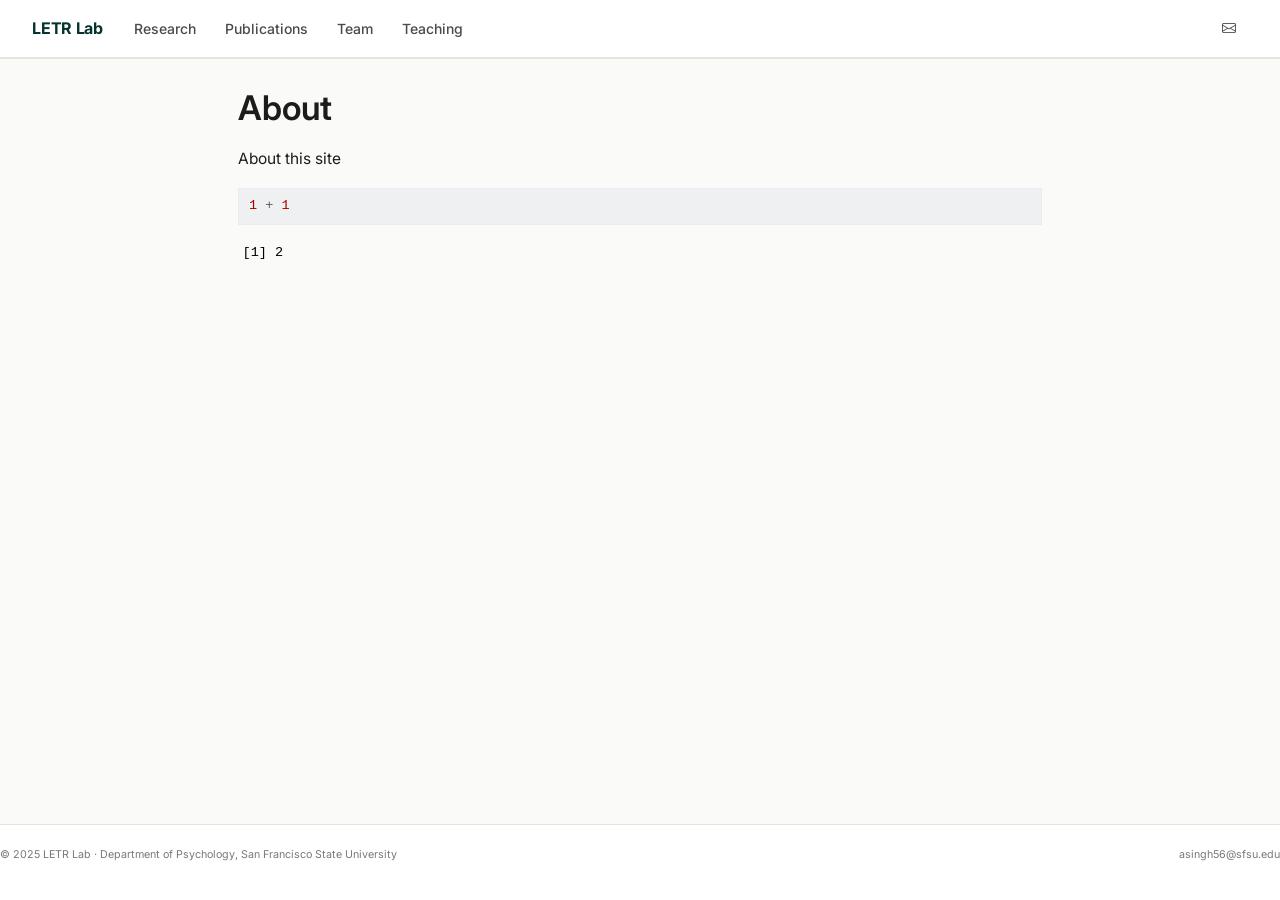
<file: docs/about.html>
<!DOCTYPE html>
<html xmlns="http://www.w3.org/1999/xhtml" lang="en" xml:lang="en"><head>

<meta charset="utf-8">
<meta name="generator" content="quarto-1.8.25">

<meta name="viewport" content="width=device-width, initial-scale=1.0, user-scalable=yes">


<title>About – LETR Lab</title>
<style>
code{white-space: pre-wrap;}
span.smallcaps{font-variant: small-caps;}
div.columns{display: flex; gap: min(4vw, 1.5em);}
div.column{flex: auto; overflow-x: auto;}
div.hanging-indent{margin-left: 1.5em; text-indent: -1.5em;}
ul.task-list{list-style: none;}
ul.task-list li input[type="checkbox"] {
  width: 0.8em;
  margin: 0 0.8em 0.2em -1em; /* quarto-specific, see https://github.com/quarto-dev/quarto-cli/issues/4556 */ 
  vertical-align: middle;
}
/* CSS for syntax highlighting */
html { -webkit-text-size-adjust: 100%; }
pre > code.sourceCode { white-space: pre; position: relative; }
pre > code.sourceCode > span { display: inline-block; line-height: 1.25; }
pre > code.sourceCode > span:empty { height: 1.2em; }
.sourceCode { overflow: visible; }
code.sourceCode > span { color: inherit; text-decoration: inherit; }
div.sourceCode { margin: 1em 0; }
pre.sourceCode { margin: 0; }
@media screen {
div.sourceCode { overflow: auto; }
}
@media print {
pre > code.sourceCode { white-space: pre-wrap; }
pre > code.sourceCode > span { text-indent: -5em; padding-left: 5em; }
}
pre.numberSource code
  { counter-reset: source-line 0; }
pre.numberSource code > span
  { position: relative; left: -4em; counter-increment: source-line; }
pre.numberSource code > span > a:first-child::before
  { content: counter(source-line);
    position: relative; left: -1em; text-align: right; vertical-align: baseline;
    border: none; display: inline-block;
    -webkit-touch-callout: none; -webkit-user-select: none;
    -khtml-user-select: none; -moz-user-select: none;
    -ms-user-select: none; user-select: none;
    padding: 0 4px; width: 4em;
  }
pre.numberSource { margin-left: 3em;  padding-left: 4px; }
div.sourceCode
  {   }
@media screen {
pre > code.sourceCode > span > a:first-child::before { text-decoration: underline; }
}
</style>


<script src="site_libs/quarto-nav/quarto-nav.js"></script>
<script src="site_libs/quarto-nav/headroom.min.js"></script>
<script src="site_libs/clipboard/clipboard.min.js"></script>
<script src="site_libs/quarto-html/quarto.js" type="module"></script>
<script src="site_libs/quarto-html/tabsets/tabsets.js" type="module"></script>
<script src="site_libs/quarto-html/axe/axe-check.js" type="module"></script>
<script src="site_libs/quarto-html/popper.min.js"></script>
<script src="site_libs/quarto-html/tippy.umd.min.js"></script>
<script src="site_libs/quarto-html/anchor.min.js"></script>
<link href="site_libs/quarto-html/tippy.css" rel="stylesheet">
<link href="site_libs/quarto-html/quarto-syntax-highlighting-7b89279ff1a6dce999919e0e67d4d9ec.css" rel="stylesheet" id="quarto-text-highlighting-styles">
<script src="site_libs/bootstrap/bootstrap.min.js"></script>
<link href="site_libs/bootstrap/bootstrap-icons.css" rel="stylesheet">
<link href="site_libs/bootstrap/bootstrap-f773a0c06705e05b96cb58ad98928696.min.css" rel="stylesheet" append-hash="true" id="quarto-bootstrap" data-mode="light">
<script id="quarto-search-options" type="application/json">{
  "language": {
    "search-no-results-text": "No results",
    "search-matching-documents-text": "matching documents",
    "search-copy-link-title": "Copy link to search",
    "search-hide-matches-text": "Hide additional matches",
    "search-more-match-text": "more match in this document",
    "search-more-matches-text": "more matches in this document",
    "search-clear-button-title": "Clear",
    "search-text-placeholder": "",
    "search-detached-cancel-button-title": "Cancel",
    "search-submit-button-title": "Submit",
    "search-label": "Search"
  }
}</script>


<link rel="stylesheet" href="styles.css">
</head>

<body class="nav-fixed fullcontent quarto-light">

<div id="quarto-search-results"></div>
  <header id="quarto-header" class="headroom fixed-top">
    <nav class="navbar navbar-expand-lg " data-bs-theme="dark">
      <div class="navbar-container container-fluid">
      <div class="navbar-brand-container mx-auto">
    <a href="./index.html" class="navbar-brand navbar-brand-logo">
    </a>
    <a class="navbar-brand" href="./index.html">
    <span class="navbar-title">LETR Lab</span>
    </a>
  </div>
          <button class="navbar-toggler" type="button" data-bs-toggle="collapse" data-bs-target="#navbarCollapse" aria-controls="navbarCollapse" role="menu" aria-expanded="false" aria-label="Toggle navigation" onclick="if (window.quartoToggleHeadroom) { window.quartoToggleHeadroom(); }">
  <span class="navbar-toggler-icon"></span>
</button>
          <div class="collapse navbar-collapse" id="navbarCollapse">
            <ul class="navbar-nav navbar-nav-scroll me-auto">
  <li class="nav-item">
    <a class="nav-link" href="./research.html"> 
<span class="menu-text">Research</span></a>
  </li>  
  <li class="nav-item">
    <a class="nav-link" href="./publications.html"> 
<span class="menu-text">Publications</span></a>
  </li>  
  <li class="nav-item">
    <a class="nav-link" href="./team.html"> 
<span class="menu-text">Team</span></a>
  </li>  
  <li class="nav-item">
    <a class="nav-link" href="./teaching.html"> 
<span class="menu-text">Teaching</span></a>
  </li>  
</ul>
            <ul class="navbar-nav navbar-nav-scroll ms-auto">
  <li class="nav-item compact">
    <a class="nav-link" href="mailto:asingh56@sfsu.edu"> <i class="bi bi-envelope" role="img" aria-label="Email">
</i> 
<span class="menu-text"></span></a>
  </li>  
</ul>
          </div> <!-- /navcollapse -->
            <div class="quarto-navbar-tools">
</div>
      </div> <!-- /container-fluid -->
    </nav>
</header>
<!-- content -->
<div id="quarto-content" class="quarto-container page-columns page-rows-contents page-layout-article page-navbar">
<!-- sidebar -->
<!-- margin-sidebar -->
    
<!-- main -->
<main class="content" id="quarto-document-content">

<header id="title-block-header" class="quarto-title-block default">
<div class="quarto-title">
<h1 class="title">About</h1>
</div>



<div class="quarto-title-meta">

    
  
    
  </div>
  


</header>


<p>About this site</p>
<div class="cell">
<div class="code-copy-outer-scaffold"><div class="sourceCode cell-code" id="cb1"><pre class="sourceCode r code-with-copy"><code class="sourceCode r"><span id="cb1-1"><a href="#cb1-1" aria-hidden="true" tabindex="-1"></a><span class="dv">1</span> <span class="sc">+</span> <span class="dv">1</span></span></code></pre></div><button title="Copy to Clipboard" class="code-copy-button"><i class="bi"></i></button></div>
<div class="cell-output cell-output-stdout">
<pre><code>[1] 2</code></pre>
</div>
</div>



</main> <!-- /main -->
<script id="quarto-html-after-body" type="application/javascript">
  window.document.addEventListener("DOMContentLoaded", function (event) {
    const icon = "";
    const anchorJS = new window.AnchorJS();
    anchorJS.options = {
      placement: 'right',
      icon: icon
    };
    anchorJS.add('.anchored');
    const isCodeAnnotation = (el) => {
      for (const clz of el.classList) {
        if (clz.startsWith('code-annotation-')) {                     
          return true;
        }
      }
      return false;
    }
    const onCopySuccess = function(e) {
      // button target
      const button = e.trigger;
      // don't keep focus
      button.blur();
      // flash "checked"
      button.classList.add('code-copy-button-checked');
      var currentTitle = button.getAttribute("title");
      button.setAttribute("title", "Copied!");
      let tooltip;
      if (window.bootstrap) {
        button.setAttribute("data-bs-toggle", "tooltip");
        button.setAttribute("data-bs-placement", "left");
        button.setAttribute("data-bs-title", "Copied!");
        tooltip = new bootstrap.Tooltip(button, 
          { trigger: "manual", 
            customClass: "code-copy-button-tooltip",
            offset: [0, -8]});
        tooltip.show();    
      }
      setTimeout(function() {
        if (tooltip) {
          tooltip.hide();
          button.removeAttribute("data-bs-title");
          button.removeAttribute("data-bs-toggle");
          button.removeAttribute("data-bs-placement");
        }
        button.setAttribute("title", currentTitle);
        button.classList.remove('code-copy-button-checked');
      }, 1000);
      // clear code selection
      e.clearSelection();
    }
    const getTextToCopy = function(trigger) {
      const outerScaffold = trigger.parentElement.cloneNode(true);
      const codeEl = outerScaffold.querySelector('code');
      for (const childEl of codeEl.children) {
        if (isCodeAnnotation(childEl)) {
          childEl.remove();
        }
      }
      return codeEl.innerText;
    }
    const clipboard = new window.ClipboardJS('.code-copy-button:not([data-in-quarto-modal])', {
      text: getTextToCopy
    });
    clipboard.on('success', onCopySuccess);
    if (window.document.getElementById('quarto-embedded-source-code-modal')) {
      const clipboardModal = new window.ClipboardJS('.code-copy-button[data-in-quarto-modal]', {
        text: getTextToCopy,
        container: window.document.getElementById('quarto-embedded-source-code-modal')
      });
      clipboardModal.on('success', onCopySuccess);
    }
      var localhostRegex = new RegExp(/^(?:http|https):\/\/localhost\:?[0-9]*\//);
      var mailtoRegex = new RegExp(/^mailto:/);
        var filterRegex = new RegExp('/' + window.location.host + '/');
      var isInternal = (href) => {
          return filterRegex.test(href) || localhostRegex.test(href) || mailtoRegex.test(href);
      }
      // Inspect non-navigation links and adorn them if external
     var links = window.document.querySelectorAll('a[href]:not(.nav-link):not(.navbar-brand):not(.toc-action):not(.sidebar-link):not(.sidebar-item-toggle):not(.pagination-link):not(.no-external):not([aria-hidden]):not(.dropdown-item):not(.quarto-navigation-tool):not(.about-link)');
      for (var i=0; i<links.length; i++) {
        const link = links[i];
        if (!isInternal(link.href)) {
          // undo the damage that might have been done by quarto-nav.js in the case of
          // links that we want to consider external
          if (link.dataset.originalHref !== undefined) {
            link.href = link.dataset.originalHref;
          }
        }
      }
    function tippyHover(el, contentFn, onTriggerFn, onUntriggerFn) {
      const config = {
        allowHTML: true,
        maxWidth: 500,
        delay: 100,
        arrow: false,
        appendTo: function(el) {
            return el.parentElement;
        },
        interactive: true,
        interactiveBorder: 10,
        theme: 'quarto',
        placement: 'bottom-start',
      };
      if (contentFn) {
        config.content = contentFn;
      }
      if (onTriggerFn) {
        config.onTrigger = onTriggerFn;
      }
      if (onUntriggerFn) {
        config.onUntrigger = onUntriggerFn;
      }
      window.tippy(el, config); 
    }
    const noterefs = window.document.querySelectorAll('a[role="doc-noteref"]');
    for (var i=0; i<noterefs.length; i++) {
      const ref = noterefs[i];
      tippyHover(ref, function() {
        // use id or data attribute instead here
        let href = ref.getAttribute('data-footnote-href') || ref.getAttribute('href');
        try { href = new URL(href).hash; } catch {}
        const id = href.replace(/^#\/?/, "");
        const note = window.document.getElementById(id);
        if (note) {
          return note.innerHTML;
        } else {
          return "";
        }
      });
    }
    const xrefs = window.document.querySelectorAll('a.quarto-xref');
    const processXRef = (id, note) => {
      // Strip column container classes
      const stripColumnClz = (el) => {
        el.classList.remove("page-full", "page-columns");
        if (el.children) {
          for (const child of el.children) {
            stripColumnClz(child);
          }
        }
      }
      stripColumnClz(note)
      if (id === null || id.startsWith('sec-')) {
        // Special case sections, only their first couple elements
        const container = document.createElement("div");
        if (note.children && note.children.length > 2) {
          container.appendChild(note.children[0].cloneNode(true));
          for (let i = 1; i < note.children.length; i++) {
            const child = note.children[i];
            if (child.tagName === "P" && child.innerText === "") {
              continue;
            } else {
              container.appendChild(child.cloneNode(true));
              break;
            }
          }
          if (window.Quarto?.typesetMath) {
            window.Quarto.typesetMath(container);
          }
          return container.innerHTML
        } else {
          if (window.Quarto?.typesetMath) {
            window.Quarto.typesetMath(note);
          }
          return note.innerHTML;
        }
      } else {
        // Remove any anchor links if they are present
        const anchorLink = note.querySelector('a.anchorjs-link');
        if (anchorLink) {
          anchorLink.remove();
        }
        if (window.Quarto?.typesetMath) {
          window.Quarto.typesetMath(note);
        }
        if (note.classList.contains("callout")) {
          return note.outerHTML;
        } else {
          return note.innerHTML;
        }
      }
    }
    for (var i=0; i<xrefs.length; i++) {
      const xref = xrefs[i];
      tippyHover(xref, undefined, function(instance) {
        instance.disable();
        let url = xref.getAttribute('href');
        let hash = undefined; 
        if (url.startsWith('#')) {
          hash = url;
        } else {
          try { hash = new URL(url).hash; } catch {}
        }
        if (hash) {
          const id = hash.replace(/^#\/?/, "");
          const note = window.document.getElementById(id);
          if (note !== null) {
            try {
              const html = processXRef(id, note.cloneNode(true));
              instance.setContent(html);
            } finally {
              instance.enable();
              instance.show();
            }
          } else {
            // See if we can fetch this
            fetch(url.split('#')[0])
            .then(res => res.text())
            .then(html => {
              const parser = new DOMParser();
              const htmlDoc = parser.parseFromString(html, "text/html");
              const note = htmlDoc.getElementById(id);
              if (note !== null) {
                const html = processXRef(id, note);
                instance.setContent(html);
              } 
            }).finally(() => {
              instance.enable();
              instance.show();
            });
          }
        } else {
          // See if we can fetch a full url (with no hash to target)
          // This is a special case and we should probably do some content thinning / targeting
          fetch(url)
          .then(res => res.text())
          .then(html => {
            const parser = new DOMParser();
            const htmlDoc = parser.parseFromString(html, "text/html");
            const note = htmlDoc.querySelector('main.content');
            if (note !== null) {
              // This should only happen for chapter cross references
              // (since there is no id in the URL)
              // remove the first header
              if (note.children.length > 0 && note.children[0].tagName === "HEADER") {
                note.children[0].remove();
              }
              const html = processXRef(null, note);
              instance.setContent(html);
            } 
          }).finally(() => {
            instance.enable();
            instance.show();
          });
        }
      }, function(instance) {
      });
    }
        let selectedAnnoteEl;
        const selectorForAnnotation = ( cell, annotation) => {
          let cellAttr = 'data-code-cell="' + cell + '"';
          let lineAttr = 'data-code-annotation="' +  annotation + '"';
          const selector = 'span[' + cellAttr + '][' + lineAttr + ']';
          return selector;
        }
        const selectCodeLines = (annoteEl) => {
          const doc = window.document;
          const targetCell = annoteEl.getAttribute("data-target-cell");
          const targetAnnotation = annoteEl.getAttribute("data-target-annotation");
          const annoteSpan = window.document.querySelector(selectorForAnnotation(targetCell, targetAnnotation));
          const lines = annoteSpan.getAttribute("data-code-lines").split(",");
          const lineIds = lines.map((line) => {
            return targetCell + "-" + line;
          })
          let top = null;
          let height = null;
          let parent = null;
          if (lineIds.length > 0) {
              //compute the position of the single el (top and bottom and make a div)
              const el = window.document.getElementById(lineIds[0]);
              top = el.offsetTop;
              height = el.offsetHeight;
              parent = el.parentElement.parentElement;
            if (lineIds.length > 1) {
              const lastEl = window.document.getElementById(lineIds[lineIds.length - 1]);
              const bottom = lastEl.offsetTop + lastEl.offsetHeight;
              height = bottom - top;
            }
            if (top !== null && height !== null && parent !== null) {
              // cook up a div (if necessary) and position it 
              let div = window.document.getElementById("code-annotation-line-highlight");
              if (div === null) {
                div = window.document.createElement("div");
                div.setAttribute("id", "code-annotation-line-highlight");
                div.style.position = 'absolute';
                parent.appendChild(div);
              }
              div.style.top = top - 2 + "px";
              div.style.height = height + 4 + "px";
              div.style.left = 0;
              let gutterDiv = window.document.getElementById("code-annotation-line-highlight-gutter");
              if (gutterDiv === null) {
                gutterDiv = window.document.createElement("div");
                gutterDiv.setAttribute("id", "code-annotation-line-highlight-gutter");
                gutterDiv.style.position = 'absolute';
                const codeCell = window.document.getElementById(targetCell);
                const gutter = codeCell.querySelector('.code-annotation-gutter');
                gutter.appendChild(gutterDiv);
              }
              gutterDiv.style.top = top - 2 + "px";
              gutterDiv.style.height = height + 4 + "px";
            }
            selectedAnnoteEl = annoteEl;
          }
        };
        const unselectCodeLines = () => {
          const elementsIds = ["code-annotation-line-highlight", "code-annotation-line-highlight-gutter"];
          elementsIds.forEach((elId) => {
            const div = window.document.getElementById(elId);
            if (div) {
              div.remove();
            }
          });
          selectedAnnoteEl = undefined;
        };
          // Handle positioning of the toggle
      window.addEventListener(
        "resize",
        throttle(() => {
          elRect = undefined;
          if (selectedAnnoteEl) {
            selectCodeLines(selectedAnnoteEl);
          }
        }, 10)
      );
      function throttle(fn, ms) {
      let throttle = false;
      let timer;
        return (...args) => {
          if(!throttle) { // first call gets through
              fn.apply(this, args);
              throttle = true;
          } else { // all the others get throttled
              if(timer) clearTimeout(timer); // cancel #2
              timer = setTimeout(() => {
                fn.apply(this, args);
                timer = throttle = false;
              }, ms);
          }
        };
      }
        // Attach click handler to the DT
        const annoteDls = window.document.querySelectorAll('dt[data-target-cell]');
        for (const annoteDlNode of annoteDls) {
          annoteDlNode.addEventListener('click', (event) => {
            const clickedEl = event.target;
            if (clickedEl !== selectedAnnoteEl) {
              unselectCodeLines();
              const activeEl = window.document.querySelector('dt[data-target-cell].code-annotation-active');
              if (activeEl) {
                activeEl.classList.remove('code-annotation-active');
              }
              selectCodeLines(clickedEl);
              clickedEl.classList.add('code-annotation-active');
            } else {
              // Unselect the line
              unselectCodeLines();
              clickedEl.classList.remove('code-annotation-active');
            }
          });
        }
    const findCites = (el) => {
      const parentEl = el.parentElement;
      if (parentEl) {
        const cites = parentEl.dataset.cites;
        if (cites) {
          return {
            el,
            cites: cites.split(' ')
          };
        } else {
          return findCites(el.parentElement)
        }
      } else {
        return undefined;
      }
    };
    var bibliorefs = window.document.querySelectorAll('a[role="doc-biblioref"]');
    for (var i=0; i<bibliorefs.length; i++) {
      const ref = bibliorefs[i];
      const citeInfo = findCites(ref);
      if (citeInfo) {
        tippyHover(citeInfo.el, function() {
          var popup = window.document.createElement('div');
          citeInfo.cites.forEach(function(cite) {
            var citeDiv = window.document.createElement('div');
            citeDiv.classList.add('hanging-indent');
            citeDiv.classList.add('csl-entry');
            var biblioDiv = window.document.getElementById('ref-' + cite);
            if (biblioDiv) {
              citeDiv.innerHTML = biblioDiv.innerHTML;
            }
            popup.appendChild(citeDiv);
          });
          return popup.innerHTML;
        });
      }
    }
  });
  </script>
</div> <!-- /content -->
<footer class="footer">
  <div class="nav-footer">
    <div class="nav-footer-left">
<p>© 2025 LETR Lab · Department of Psychology, San Francisco State University</p>
</div>   
    <div class="nav-footer-center">
      &nbsp;
    </div>
    <div class="nav-footer-right">
<p><a href="mailto:asingh56@sfsu.edu">asingh56@sfsu.edu</a></p>
</div>
  </div>
</footer>




</body></html>
</file>
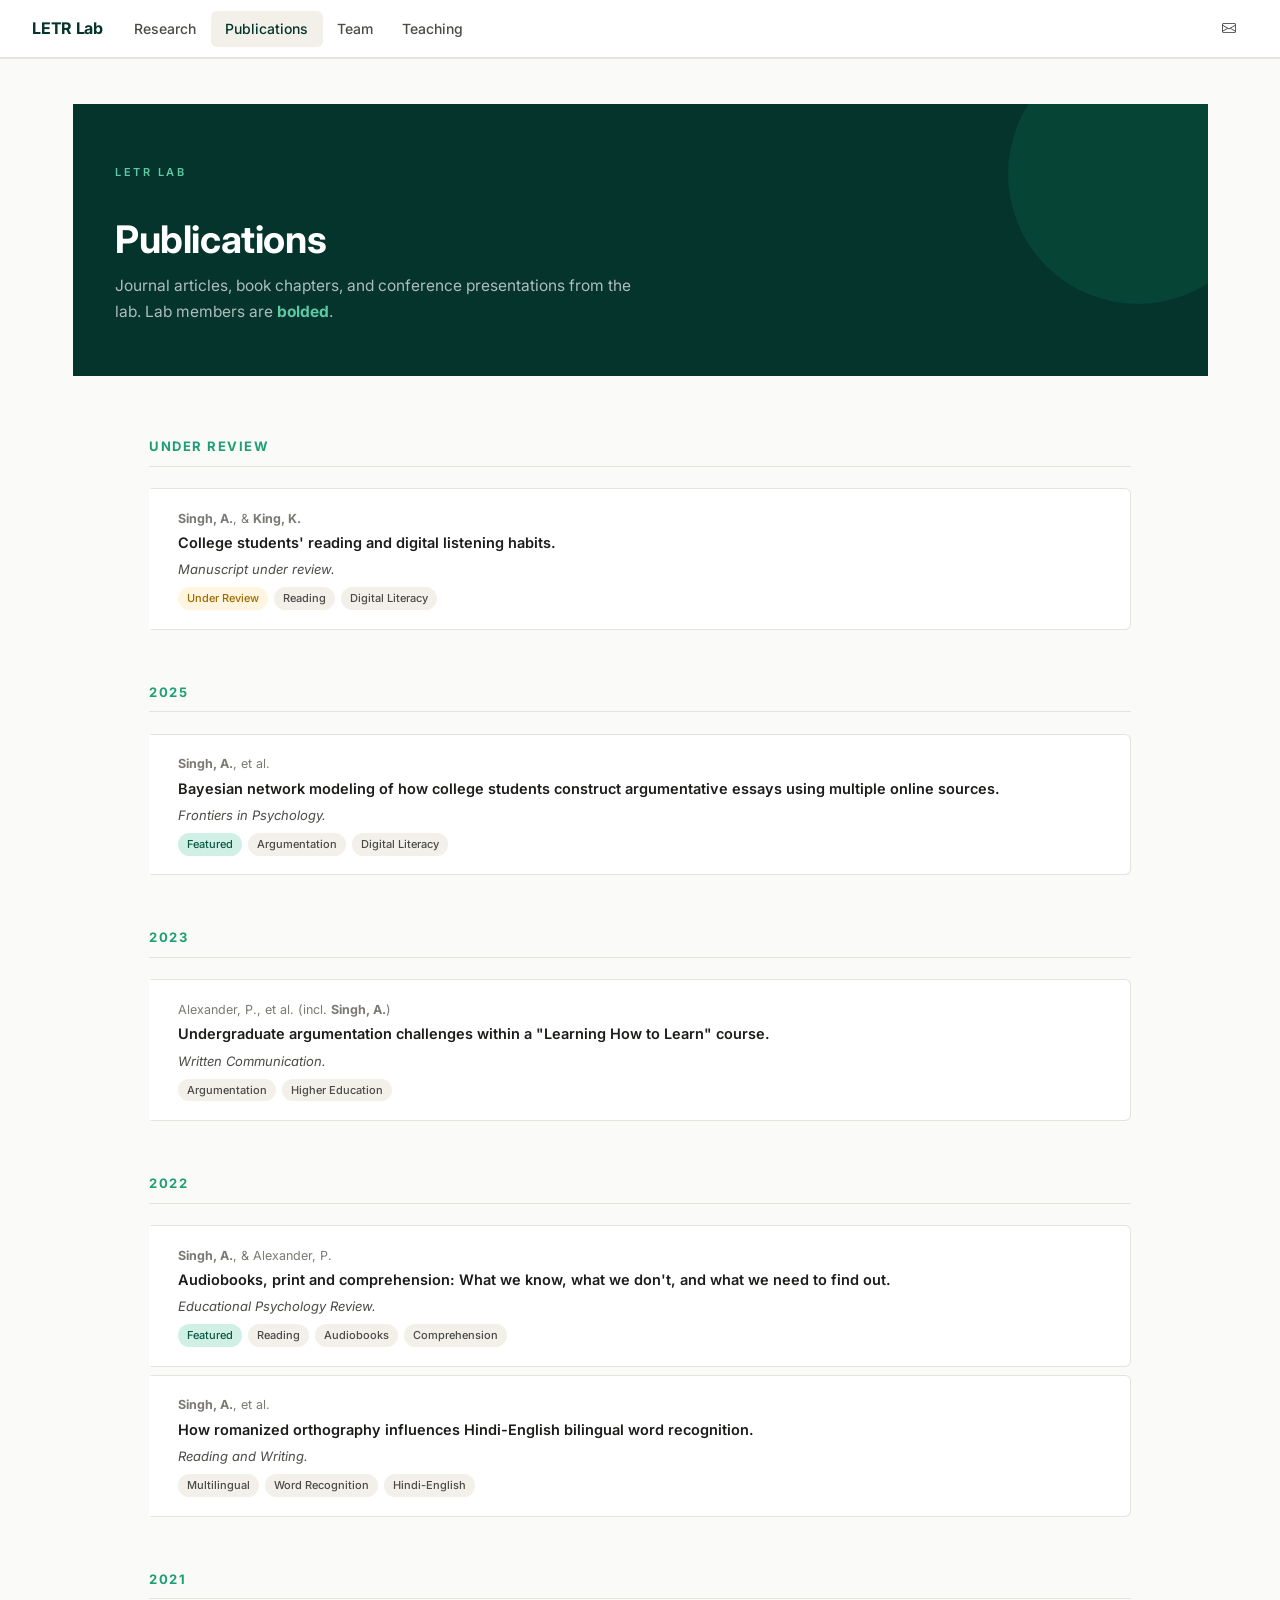
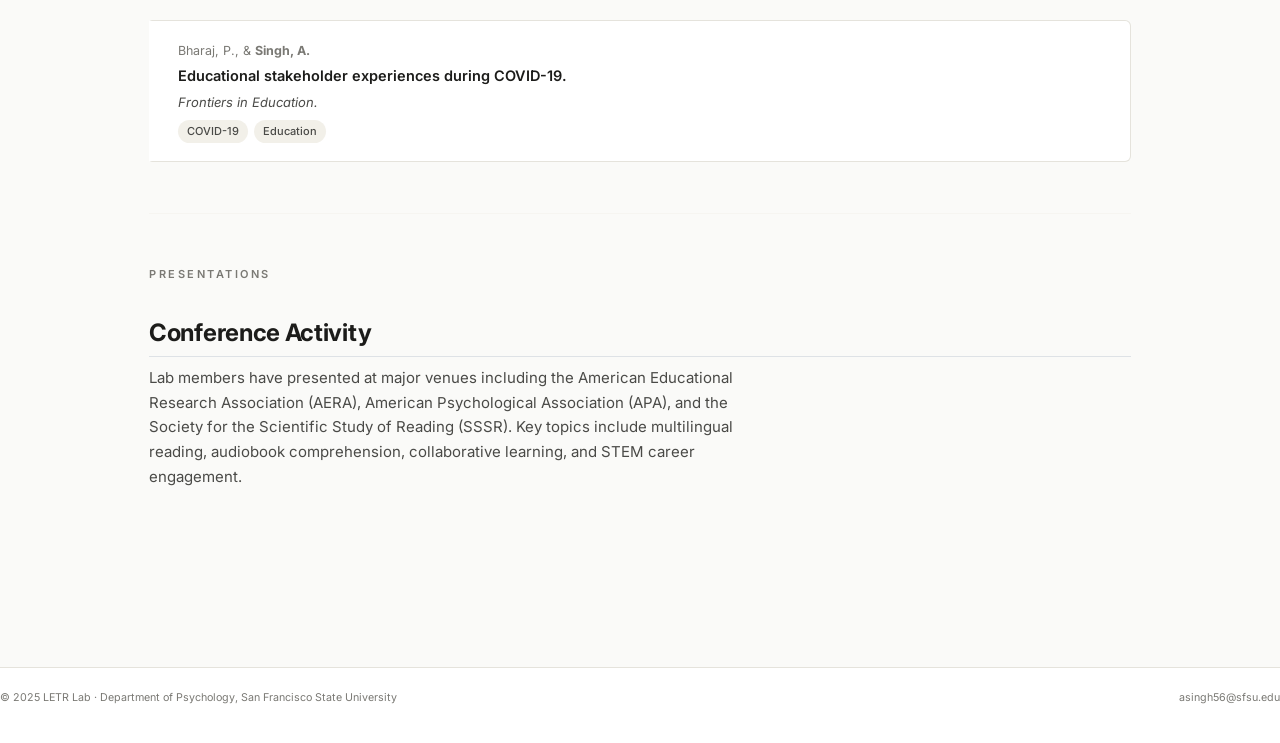
<file: docs/publications.html>
<!DOCTYPE html>
<html xmlns="http://www.w3.org/1999/xhtml" lang="en" xml:lang="en"><head>

<meta charset="utf-8">
<meta name="generator" content="quarto-1.8.25">

<meta name="viewport" content="width=device-width, initial-scale=1.0, user-scalable=yes">


<title>quarto-input25e6399ee764b53d – LETR Lab</title>
<style>
code{white-space: pre-wrap;}
span.smallcaps{font-variant: small-caps;}
div.columns{display: flex; gap: min(4vw, 1.5em);}
div.column{flex: auto; overflow-x: auto;}
div.hanging-indent{margin-left: 1.5em; text-indent: -1.5em;}
ul.task-list{list-style: none;}
ul.task-list li input[type="checkbox"] {
  width: 0.8em;
  margin: 0 0.8em 0.2em -1em; /* quarto-specific, see https://github.com/quarto-dev/quarto-cli/issues/4556 */ 
  vertical-align: middle;
}
</style>


<script src="site_libs/quarto-nav/quarto-nav.js"></script>
<script src="site_libs/quarto-nav/headroom.min.js"></script>
<script src="site_libs/clipboard/clipboard.min.js"></script>
<script src="site_libs/quarto-html/quarto.js" type="module"></script>
<script src="site_libs/quarto-html/tabsets/tabsets.js" type="module"></script>
<script src="site_libs/quarto-html/axe/axe-check.js" type="module"></script>
<script src="site_libs/quarto-html/popper.min.js"></script>
<script src="site_libs/quarto-html/tippy.umd.min.js"></script>
<script src="site_libs/quarto-html/anchor.min.js"></script>
<link href="site_libs/quarto-html/tippy.css" rel="stylesheet">
<link href="site_libs/quarto-html/quarto-syntax-highlighting-7b89279ff1a6dce999919e0e67d4d9ec.css" rel="stylesheet" id="quarto-text-highlighting-styles">
<script src="site_libs/bootstrap/bootstrap.min.js"></script>
<link href="site_libs/bootstrap/bootstrap-icons.css" rel="stylesheet">
<link href="site_libs/bootstrap/bootstrap-f773a0c06705e05b96cb58ad98928696.min.css" rel="stylesheet" append-hash="true" id="quarto-bootstrap" data-mode="light">
<script id="quarto-search-options" type="application/json">{
  "language": {
    "search-no-results-text": "No results",
    "search-matching-documents-text": "matching documents",
    "search-copy-link-title": "Copy link to search",
    "search-hide-matches-text": "Hide additional matches",
    "search-more-match-text": "more match in this document",
    "search-more-matches-text": "more matches in this document",
    "search-clear-button-title": "Clear",
    "search-text-placeholder": "",
    "search-detached-cancel-button-title": "Cancel",
    "search-submit-button-title": "Submit",
    "search-label": "Search"
  }
}</script>


<link rel="stylesheet" href="styles.css">
</head>

<body class="nav-fixed quarto-light">

<div id="quarto-search-results"></div>
  <header id="quarto-header" class="headroom fixed-top">
    <nav class="navbar navbar-expand-lg " data-bs-theme="dark">
      <div class="navbar-container container-fluid">
      <div class="navbar-brand-container mx-auto">
    <a href="./index.html" class="navbar-brand navbar-brand-logo">
    </a>
    <a class="navbar-brand" href="./index.html">
    <span class="navbar-title">LETR Lab</span>
    </a>
  </div>
          <button class="navbar-toggler" type="button" data-bs-toggle="collapse" data-bs-target="#navbarCollapse" aria-controls="navbarCollapse" role="menu" aria-expanded="false" aria-label="Toggle navigation" onclick="if (window.quartoToggleHeadroom) { window.quartoToggleHeadroom(); }">
  <span class="navbar-toggler-icon"></span>
</button>
          <div class="collapse navbar-collapse" id="navbarCollapse">
            <ul class="navbar-nav navbar-nav-scroll me-auto">
  <li class="nav-item">
    <a class="nav-link" href="./research.html"> 
<span class="menu-text">Research</span></a>
  </li>  
  <li class="nav-item">
    <a class="nav-link active" href="./publications.html" aria-current="page"> 
<span class="menu-text">Publications</span></a>
  </li>  
  <li class="nav-item">
    <a class="nav-link" href="./team.html"> 
<span class="menu-text">Team</span></a>
  </li>  
  <li class="nav-item">
    <a class="nav-link" href="./teaching.html"> 
<span class="menu-text">Teaching</span></a>
  </li>  
</ul>
            <ul class="navbar-nav navbar-nav-scroll ms-auto">
  <li class="nav-item compact">
    <a class="nav-link" href="mailto:asingh56@sfsu.edu"> <i class="bi bi-envelope" role="img" aria-label="Email">
</i> 
<span class="menu-text"></span></a>
  </li>  
</ul>
          </div> <!-- /navcollapse -->
            <div class="quarto-navbar-tools">
</div>
      </div> <!-- /container-fluid -->
    </nav>
</header>
<!-- content -->
<div id="quarto-content" class="quarto-container page-columns page-rows-contents page-layout-full page-navbar">
<!-- sidebar -->
<!-- margin-sidebar -->
    
<!-- main -->
<main class="content column-page" id="quarto-document-content"><header id="title-block-header" class="quarto-title-block"></header>




<div class="page-header">
  <div class="page-header-inner">
    <p class="page-header-eyebrow">LETR Lab</p>
    <h1 class="page-header-title">Publications</h1>
    <p class="page-header-subtitle">Journal articles, book chapters, and conference presentations from the lab. Lab members are <strong style="color: var(--green-300);">bolded</strong>.</p>
  </div>
</div>

<div class="page-content">

  <!-- Under Review -->
  <div class="pub-year-group">
    <div class="pub-year-header">Under Review</div>

    <div class="pub-item">
      <div class="pub-authors"><strong>Singh, A.</strong>, &amp; <strong>King, K.</strong></div>
      <div class="pub-title">College students' reading and digital listening habits.</div>
      <div class="pub-venue">Manuscript under review.</div>
      <div class="pub-tags">
        <span class="pub-tag pub-tag-in-press">Under Review</span>
        <span class="pub-tag">Reading</span>
        <span class="pub-tag">Digital Literacy</span>
      </div>
    </div>

  </div>

  <!-- 2025 -->
  <div class="pub-year-group">
    <div class="pub-year-header">2025</div>

    <div class="pub-item">
      <div class="pub-authors"><strong>Singh, A.</strong>, et al.</div>
      <div class="pub-title">Bayesian network modeling of how college students construct argumentative essays using multiple online sources.</div>
      <div class="pub-venue">Frontiers in Psychology.</div>
      <div class="pub-tags">
        <span class="pub-tag pub-tag-featured">Featured</span>
        <span class="pub-tag">Argumentation</span>
        <span class="pub-tag">Digital Literacy</span>
      </div>
    </div>

  </div>

  <!-- 2023 -->
  <div class="pub-year-group">
    <div class="pub-year-header">2023</div>

    <div class="pub-item">
      <div class="pub-authors">Alexander, P., et al. (incl. <strong>Singh, A.</strong>)</div>
      <div class="pub-title">Undergraduate argumentation challenges within a "Learning How to Learn" course.</div>
      <div class="pub-venue">Written Communication.</div>
      <div class="pub-tags">
        <span class="pub-tag">Argumentation</span>
        <span class="pub-tag">Higher Education</span>
      </div>
    </div>

  </div>

  <!-- 2022 -->
  <div class="pub-year-group">
    <div class="pub-year-header">2022</div>

    <div class="pub-item">
      <div class="pub-authors"><strong>Singh, A.</strong>, &amp; Alexander, P.</div>
      <div class="pub-title">Audiobooks, print and comprehension: What we know, what we don't, and what we need to find out.</div>
      <div class="pub-venue">Educational Psychology Review.</div>
      <div class="pub-tags">
        <span class="pub-tag pub-tag-featured">Featured</span>
        <span class="pub-tag">Reading</span>
        <span class="pub-tag">Audiobooks</span>
        <span class="pub-tag">Comprehension</span>
      </div>
    </div>

    <div class="pub-item">
      <div class="pub-authors"><strong>Singh, A.</strong>, et al.</div>
      <div class="pub-title">How romanized orthography influences Hindi-English bilingual word recognition.</div>
      <div class="pub-venue">Reading and Writing.</div>
      <div class="pub-tags">
        <span class="pub-tag">Multilingual</span>
        <span class="pub-tag">Word Recognition</span>
        <span class="pub-tag">Hindi-English</span>
      </div>
    </div>

  </div>

  <!-- 2021 -->
  <div class="pub-year-group">
    <div class="pub-year-header">2021</div>

    <div class="pub-item">
      <div class="pub-authors">Bharaj, P., &amp; <strong>Singh, A.</strong></div>
      <div class="pub-title">Educational stakeholder experiences during COVID-19.</div>
      <div class="pub-venue">Frontiers in Education.</div>
      <div class="pub-tags">
        <span class="pub-tag">COVID-19</span>
        <span class="pub-tag">Education</span>
      </div>
    </div>

  </div>

  <hr class="section-divider">

  <p class="section-label">Presentations</p>
  <h2 class="section-heading anchored">Conference Activity</h2>
  <p class="section-subheading" style="margin-bottom: 1.5rem;">Lab members have presented at major venues including the American Educational Research Association (AERA), American Psychological Association (APA), and the Society for the Scientific Study of Reading (SSSR). Key topics include multilingual reading, audiobook comprehension, collaborative learning, and STEM career engagement.</p>

</div>



</main> <!-- /main -->
<script id="quarto-html-after-body" type="application/javascript">
  window.document.addEventListener("DOMContentLoaded", function (event) {
    const icon = "";
    const anchorJS = new window.AnchorJS();
    anchorJS.options = {
      placement: 'right',
      icon: icon
    };
    anchorJS.add('.anchored');
    const isCodeAnnotation = (el) => {
      for (const clz of el.classList) {
        if (clz.startsWith('code-annotation-')) {                     
          return true;
        }
      }
      return false;
    }
    const onCopySuccess = function(e) {
      // button target
      const button = e.trigger;
      // don't keep focus
      button.blur();
      // flash "checked"
      button.classList.add('code-copy-button-checked');
      var currentTitle = button.getAttribute("title");
      button.setAttribute("title", "Copied!");
      let tooltip;
      if (window.bootstrap) {
        button.setAttribute("data-bs-toggle", "tooltip");
        button.setAttribute("data-bs-placement", "left");
        button.setAttribute("data-bs-title", "Copied!");
        tooltip = new bootstrap.Tooltip(button, 
          { trigger: "manual", 
            customClass: "code-copy-button-tooltip",
            offset: [0, -8]});
        tooltip.show();    
      }
      setTimeout(function() {
        if (tooltip) {
          tooltip.hide();
          button.removeAttribute("data-bs-title");
          button.removeAttribute("data-bs-toggle");
          button.removeAttribute("data-bs-placement");
        }
        button.setAttribute("title", currentTitle);
        button.classList.remove('code-copy-button-checked');
      }, 1000);
      // clear code selection
      e.clearSelection();
    }
    const getTextToCopy = function(trigger) {
      const outerScaffold = trigger.parentElement.cloneNode(true);
      const codeEl = outerScaffold.querySelector('code');
      for (const childEl of codeEl.children) {
        if (isCodeAnnotation(childEl)) {
          childEl.remove();
        }
      }
      return codeEl.innerText;
    }
    const clipboard = new window.ClipboardJS('.code-copy-button:not([data-in-quarto-modal])', {
      text: getTextToCopy
    });
    clipboard.on('success', onCopySuccess);
    if (window.document.getElementById('quarto-embedded-source-code-modal')) {
      const clipboardModal = new window.ClipboardJS('.code-copy-button[data-in-quarto-modal]', {
        text: getTextToCopy,
        container: window.document.getElementById('quarto-embedded-source-code-modal')
      });
      clipboardModal.on('success', onCopySuccess);
    }
      var localhostRegex = new RegExp(/^(?:http|https):\/\/localhost\:?[0-9]*\//);
      var mailtoRegex = new RegExp(/^mailto:/);
        var filterRegex = new RegExp('/' + window.location.host + '/');
      var isInternal = (href) => {
          return filterRegex.test(href) || localhostRegex.test(href) || mailtoRegex.test(href);
      }
      // Inspect non-navigation links and adorn them if external
     var links = window.document.querySelectorAll('a[href]:not(.nav-link):not(.navbar-brand):not(.toc-action):not(.sidebar-link):not(.sidebar-item-toggle):not(.pagination-link):not(.no-external):not([aria-hidden]):not(.dropdown-item):not(.quarto-navigation-tool):not(.about-link)');
      for (var i=0; i<links.length; i++) {
        const link = links[i];
        if (!isInternal(link.href)) {
          // undo the damage that might have been done by quarto-nav.js in the case of
          // links that we want to consider external
          if (link.dataset.originalHref !== undefined) {
            link.href = link.dataset.originalHref;
          }
        }
      }
    function tippyHover(el, contentFn, onTriggerFn, onUntriggerFn) {
      const config = {
        allowHTML: true,
        maxWidth: 500,
        delay: 100,
        arrow: false,
        appendTo: function(el) {
            return el.parentElement;
        },
        interactive: true,
        interactiveBorder: 10,
        theme: 'quarto',
        placement: 'bottom-start',
      };
      if (contentFn) {
        config.content = contentFn;
      }
      if (onTriggerFn) {
        config.onTrigger = onTriggerFn;
      }
      if (onUntriggerFn) {
        config.onUntrigger = onUntriggerFn;
      }
      window.tippy(el, config); 
    }
    const noterefs = window.document.querySelectorAll('a[role="doc-noteref"]');
    for (var i=0; i<noterefs.length; i++) {
      const ref = noterefs[i];
      tippyHover(ref, function() {
        // use id or data attribute instead here
        let href = ref.getAttribute('data-footnote-href') || ref.getAttribute('href');
        try { href = new URL(href).hash; } catch {}
        const id = href.replace(/^#\/?/, "");
        const note = window.document.getElementById(id);
        if (note) {
          return note.innerHTML;
        } else {
          return "";
        }
      });
    }
    const xrefs = window.document.querySelectorAll('a.quarto-xref');
    const processXRef = (id, note) => {
      // Strip column container classes
      const stripColumnClz = (el) => {
        el.classList.remove("page-full", "page-columns");
        if (el.children) {
          for (const child of el.children) {
            stripColumnClz(child);
          }
        }
      }
      stripColumnClz(note)
      if (id === null || id.startsWith('sec-')) {
        // Special case sections, only their first couple elements
        const container = document.createElement("div");
        if (note.children && note.children.length > 2) {
          container.appendChild(note.children[0].cloneNode(true));
          for (let i = 1; i < note.children.length; i++) {
            const child = note.children[i];
            if (child.tagName === "P" && child.innerText === "") {
              continue;
            } else {
              container.appendChild(child.cloneNode(true));
              break;
            }
          }
          if (window.Quarto?.typesetMath) {
            window.Quarto.typesetMath(container);
          }
          return container.innerHTML
        } else {
          if (window.Quarto?.typesetMath) {
            window.Quarto.typesetMath(note);
          }
          return note.innerHTML;
        }
      } else {
        // Remove any anchor links if they are present
        const anchorLink = note.querySelector('a.anchorjs-link');
        if (anchorLink) {
          anchorLink.remove();
        }
        if (window.Quarto?.typesetMath) {
          window.Quarto.typesetMath(note);
        }
        if (note.classList.contains("callout")) {
          return note.outerHTML;
        } else {
          return note.innerHTML;
        }
      }
    }
    for (var i=0; i<xrefs.length; i++) {
      const xref = xrefs[i];
      tippyHover(xref, undefined, function(instance) {
        instance.disable();
        let url = xref.getAttribute('href');
        let hash = undefined; 
        if (url.startsWith('#')) {
          hash = url;
        } else {
          try { hash = new URL(url).hash; } catch {}
        }
        if (hash) {
          const id = hash.replace(/^#\/?/, "");
          const note = window.document.getElementById(id);
          if (note !== null) {
            try {
              const html = processXRef(id, note.cloneNode(true));
              instance.setContent(html);
            } finally {
              instance.enable();
              instance.show();
            }
          } else {
            // See if we can fetch this
            fetch(url.split('#')[0])
            .then(res => res.text())
            .then(html => {
              const parser = new DOMParser();
              const htmlDoc = parser.parseFromString(html, "text/html");
              const note = htmlDoc.getElementById(id);
              if (note !== null) {
                const html = processXRef(id, note);
                instance.setContent(html);
              } 
            }).finally(() => {
              instance.enable();
              instance.show();
            });
          }
        } else {
          // See if we can fetch a full url (with no hash to target)
          // This is a special case and we should probably do some content thinning / targeting
          fetch(url)
          .then(res => res.text())
          .then(html => {
            const parser = new DOMParser();
            const htmlDoc = parser.parseFromString(html, "text/html");
            const note = htmlDoc.querySelector('main.content');
            if (note !== null) {
              // This should only happen for chapter cross references
              // (since there is no id in the URL)
              // remove the first header
              if (note.children.length > 0 && note.children[0].tagName === "HEADER") {
                note.children[0].remove();
              }
              const html = processXRef(null, note);
              instance.setContent(html);
            } 
          }).finally(() => {
            instance.enable();
            instance.show();
          });
        }
      }, function(instance) {
      });
    }
        let selectedAnnoteEl;
        const selectorForAnnotation = ( cell, annotation) => {
          let cellAttr = 'data-code-cell="' + cell + '"';
          let lineAttr = 'data-code-annotation="' +  annotation + '"';
          const selector = 'span[' + cellAttr + '][' + lineAttr + ']';
          return selector;
        }
        const selectCodeLines = (annoteEl) => {
          const doc = window.document;
          const targetCell = annoteEl.getAttribute("data-target-cell");
          const targetAnnotation = annoteEl.getAttribute("data-target-annotation");
          const annoteSpan = window.document.querySelector(selectorForAnnotation(targetCell, targetAnnotation));
          const lines = annoteSpan.getAttribute("data-code-lines").split(",");
          const lineIds = lines.map((line) => {
            return targetCell + "-" + line;
          })
          let top = null;
          let height = null;
          let parent = null;
          if (lineIds.length > 0) {
              //compute the position of the single el (top and bottom and make a div)
              const el = window.document.getElementById(lineIds[0]);
              top = el.offsetTop;
              height = el.offsetHeight;
              parent = el.parentElement.parentElement;
            if (lineIds.length > 1) {
              const lastEl = window.document.getElementById(lineIds[lineIds.length - 1]);
              const bottom = lastEl.offsetTop + lastEl.offsetHeight;
              height = bottom - top;
            }
            if (top !== null && height !== null && parent !== null) {
              // cook up a div (if necessary) and position it 
              let div = window.document.getElementById("code-annotation-line-highlight");
              if (div === null) {
                div = window.document.createElement("div");
                div.setAttribute("id", "code-annotation-line-highlight");
                div.style.position = 'absolute';
                parent.appendChild(div);
              }
              div.style.top = top - 2 + "px";
              div.style.height = height + 4 + "px";
              div.style.left = 0;
              let gutterDiv = window.document.getElementById("code-annotation-line-highlight-gutter");
              if (gutterDiv === null) {
                gutterDiv = window.document.createElement("div");
                gutterDiv.setAttribute("id", "code-annotation-line-highlight-gutter");
                gutterDiv.style.position = 'absolute';
                const codeCell = window.document.getElementById(targetCell);
                const gutter = codeCell.querySelector('.code-annotation-gutter');
                gutter.appendChild(gutterDiv);
              }
              gutterDiv.style.top = top - 2 + "px";
              gutterDiv.style.height = height + 4 + "px";
            }
            selectedAnnoteEl = annoteEl;
          }
        };
        const unselectCodeLines = () => {
          const elementsIds = ["code-annotation-line-highlight", "code-annotation-line-highlight-gutter"];
          elementsIds.forEach((elId) => {
            const div = window.document.getElementById(elId);
            if (div) {
              div.remove();
            }
          });
          selectedAnnoteEl = undefined;
        };
          // Handle positioning of the toggle
      window.addEventListener(
        "resize",
        throttle(() => {
          elRect = undefined;
          if (selectedAnnoteEl) {
            selectCodeLines(selectedAnnoteEl);
          }
        }, 10)
      );
      function throttle(fn, ms) {
      let throttle = false;
      let timer;
        return (...args) => {
          if(!throttle) { // first call gets through
              fn.apply(this, args);
              throttle = true;
          } else { // all the others get throttled
              if(timer) clearTimeout(timer); // cancel #2
              timer = setTimeout(() => {
                fn.apply(this, args);
                timer = throttle = false;
              }, ms);
          }
        };
      }
        // Attach click handler to the DT
        const annoteDls = window.document.querySelectorAll('dt[data-target-cell]');
        for (const annoteDlNode of annoteDls) {
          annoteDlNode.addEventListener('click', (event) => {
            const clickedEl = event.target;
            if (clickedEl !== selectedAnnoteEl) {
              unselectCodeLines();
              const activeEl = window.document.querySelector('dt[data-target-cell].code-annotation-active');
              if (activeEl) {
                activeEl.classList.remove('code-annotation-active');
              }
              selectCodeLines(clickedEl);
              clickedEl.classList.add('code-annotation-active');
            } else {
              // Unselect the line
              unselectCodeLines();
              clickedEl.classList.remove('code-annotation-active');
            }
          });
        }
    const findCites = (el) => {
      const parentEl = el.parentElement;
      if (parentEl) {
        const cites = parentEl.dataset.cites;
        if (cites) {
          return {
            el,
            cites: cites.split(' ')
          };
        } else {
          return findCites(el.parentElement)
        }
      } else {
        return undefined;
      }
    };
    var bibliorefs = window.document.querySelectorAll('a[role="doc-biblioref"]');
    for (var i=0; i<bibliorefs.length; i++) {
      const ref = bibliorefs[i];
      const citeInfo = findCites(ref);
      if (citeInfo) {
        tippyHover(citeInfo.el, function() {
          var popup = window.document.createElement('div');
          citeInfo.cites.forEach(function(cite) {
            var citeDiv = window.document.createElement('div');
            citeDiv.classList.add('hanging-indent');
            citeDiv.classList.add('csl-entry');
            var biblioDiv = window.document.getElementById('ref-' + cite);
            if (biblioDiv) {
              citeDiv.innerHTML = biblioDiv.innerHTML;
            }
            popup.appendChild(citeDiv);
          });
          return popup.innerHTML;
        });
      }
    }
  });
  </script>
</div> <!-- /content -->
<footer class="footer">
  <div class="nav-footer">
    <div class="nav-footer-left">
<p>© 2025 LETR Lab · Department of Psychology, San Francisco State University</p>
</div>   
    <div class="nav-footer-center">
      &nbsp;
    </div>
    <div class="nav-footer-right">
<p><a href="mailto:asingh56@sfsu.edu">asingh56@sfsu.edu</a></p>
</div>
  </div>
</footer>




</body></html>
</file>
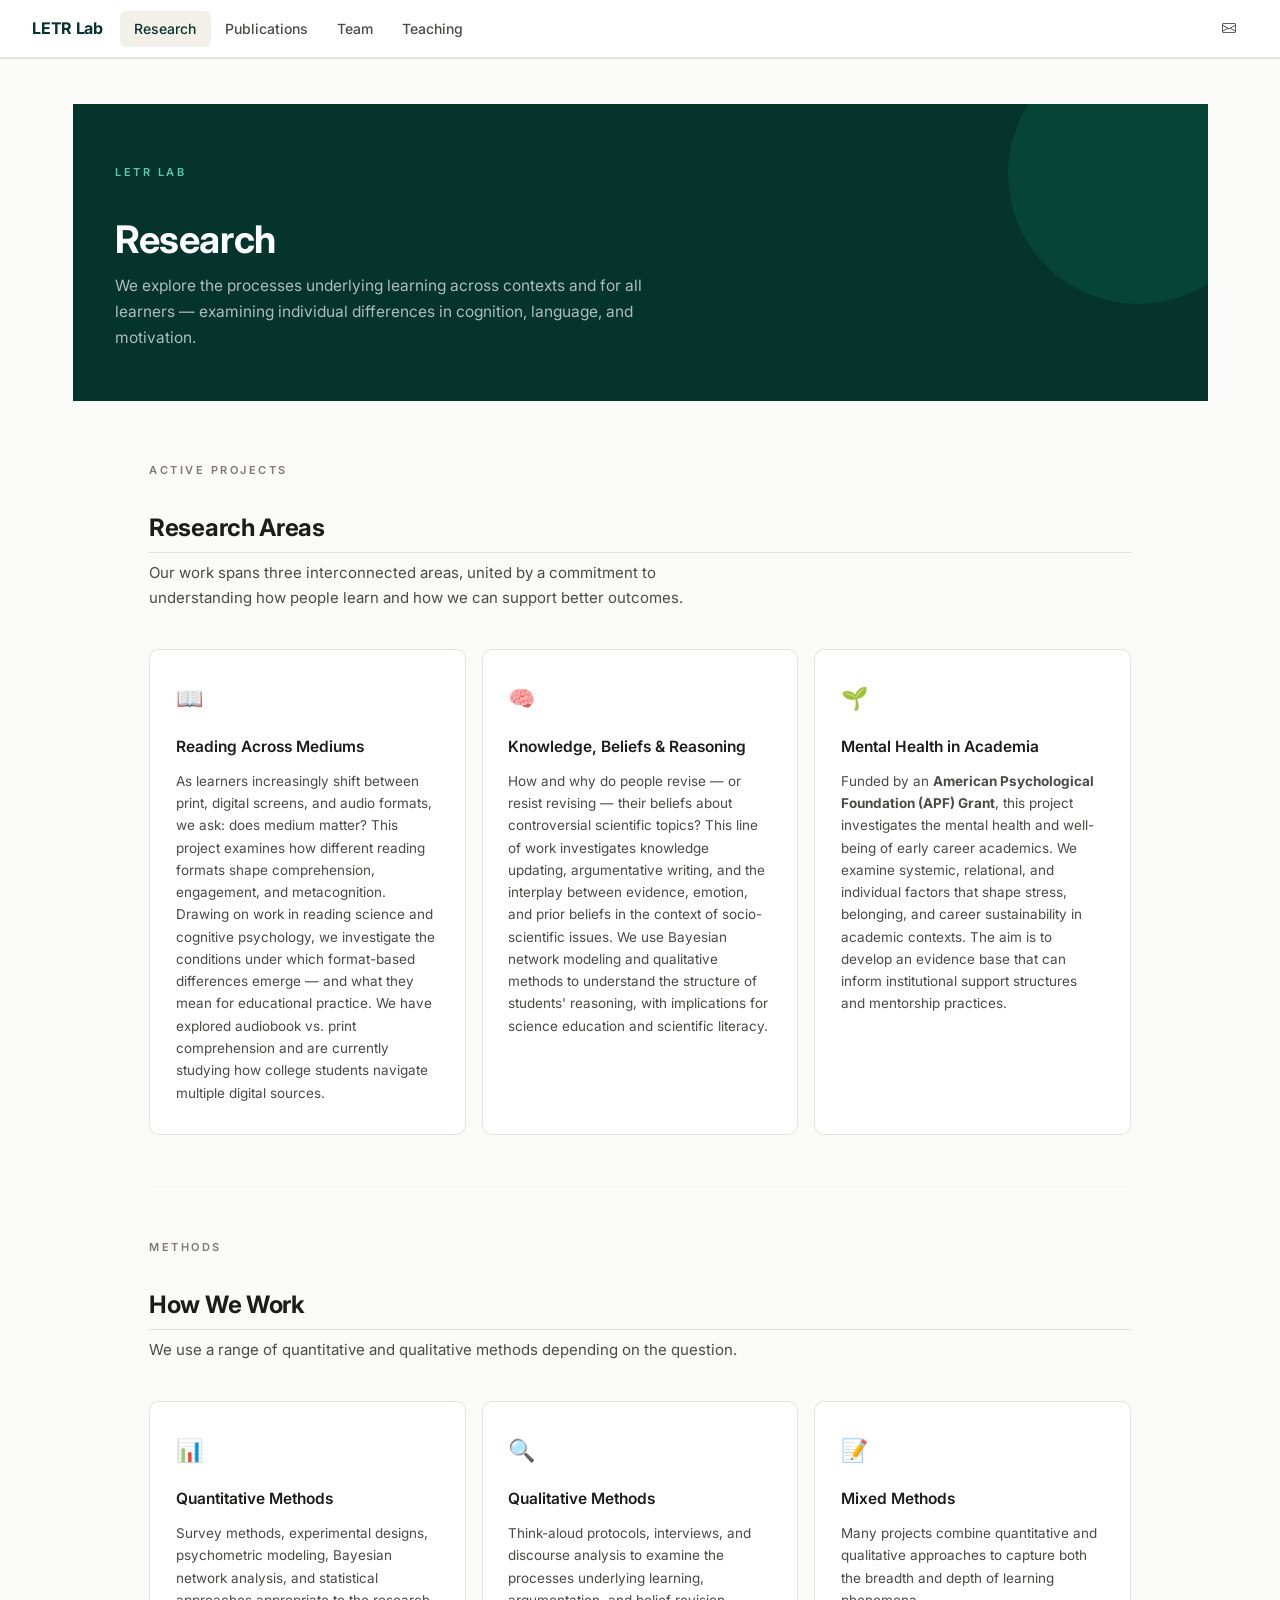
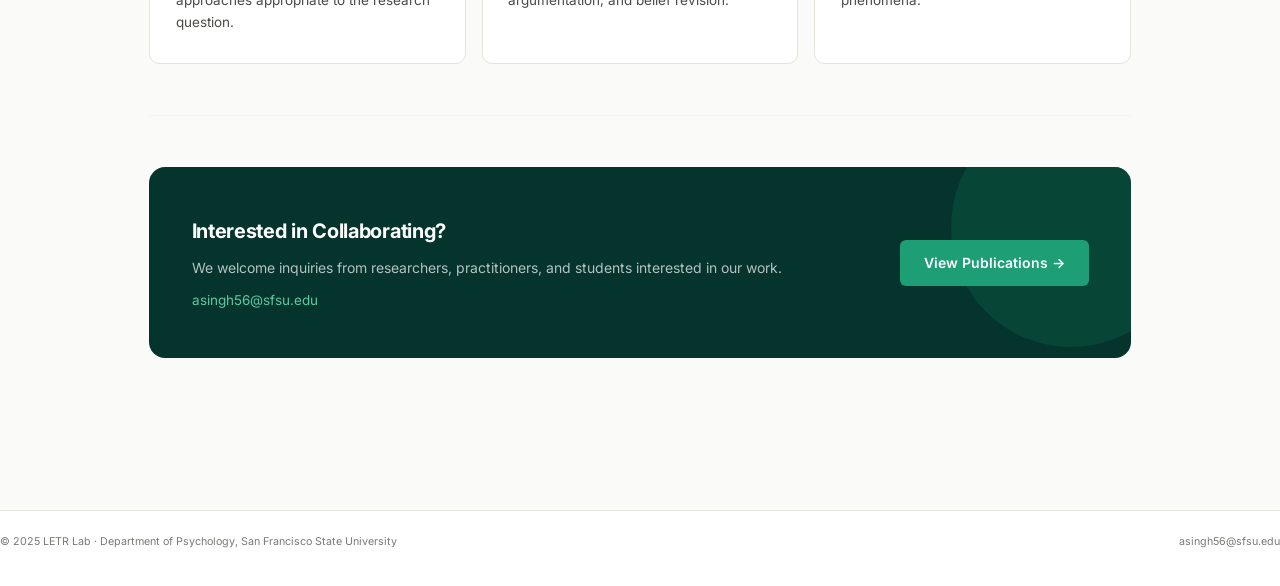
<file: docs/research.html>
<!DOCTYPE html>
<html xmlns="http://www.w3.org/1999/xhtml" lang="en" xml:lang="en"><head>

<meta charset="utf-8">
<meta name="generator" content="quarto-1.8.25">

<meta name="viewport" content="width=device-width, initial-scale=1.0, user-scalable=yes">


<title>quarto-input2b9d0eaaf0af5bb9 – LETR Lab</title>
<style>
code{white-space: pre-wrap;}
span.smallcaps{font-variant: small-caps;}
div.columns{display: flex; gap: min(4vw, 1.5em);}
div.column{flex: auto; overflow-x: auto;}
div.hanging-indent{margin-left: 1.5em; text-indent: -1.5em;}
ul.task-list{list-style: none;}
ul.task-list li input[type="checkbox"] {
  width: 0.8em;
  margin: 0 0.8em 0.2em -1em; /* quarto-specific, see https://github.com/quarto-dev/quarto-cli/issues/4556 */ 
  vertical-align: middle;
}
</style>


<script src="site_libs/quarto-nav/quarto-nav.js"></script>
<script src="site_libs/quarto-nav/headroom.min.js"></script>
<script src="site_libs/clipboard/clipboard.min.js"></script>
<script src="site_libs/quarto-html/quarto.js" type="module"></script>
<script src="site_libs/quarto-html/tabsets/tabsets.js" type="module"></script>
<script src="site_libs/quarto-html/axe/axe-check.js" type="module"></script>
<script src="site_libs/quarto-html/popper.min.js"></script>
<script src="site_libs/quarto-html/tippy.umd.min.js"></script>
<script src="site_libs/quarto-html/anchor.min.js"></script>
<link href="site_libs/quarto-html/tippy.css" rel="stylesheet">
<link href="site_libs/quarto-html/quarto-syntax-highlighting-7b89279ff1a6dce999919e0e67d4d9ec.css" rel="stylesheet" id="quarto-text-highlighting-styles">
<script src="site_libs/bootstrap/bootstrap.min.js"></script>
<link href="site_libs/bootstrap/bootstrap-icons.css" rel="stylesheet">
<link href="site_libs/bootstrap/bootstrap-f773a0c06705e05b96cb58ad98928696.min.css" rel="stylesheet" append-hash="true" id="quarto-bootstrap" data-mode="light">
<script id="quarto-search-options" type="application/json">{
  "language": {
    "search-no-results-text": "No results",
    "search-matching-documents-text": "matching documents",
    "search-copy-link-title": "Copy link to search",
    "search-hide-matches-text": "Hide additional matches",
    "search-more-match-text": "more match in this document",
    "search-more-matches-text": "more matches in this document",
    "search-clear-button-title": "Clear",
    "search-text-placeholder": "",
    "search-detached-cancel-button-title": "Cancel",
    "search-submit-button-title": "Submit",
    "search-label": "Search"
  }
}</script>


<link rel="stylesheet" href="styles.css">
</head>

<body class="nav-fixed quarto-light">

<div id="quarto-search-results"></div>
  <header id="quarto-header" class="headroom fixed-top">
    <nav class="navbar navbar-expand-lg " data-bs-theme="dark">
      <div class="navbar-container container-fluid">
      <div class="navbar-brand-container mx-auto">
    <a href="./index.html" class="navbar-brand navbar-brand-logo">
    </a>
    <a class="navbar-brand" href="./index.html">
    <span class="navbar-title">LETR Lab</span>
    </a>
  </div>
          <button class="navbar-toggler" type="button" data-bs-toggle="collapse" data-bs-target="#navbarCollapse" aria-controls="navbarCollapse" role="menu" aria-expanded="false" aria-label="Toggle navigation" onclick="if (window.quartoToggleHeadroom) { window.quartoToggleHeadroom(); }">
  <span class="navbar-toggler-icon"></span>
</button>
          <div class="collapse navbar-collapse" id="navbarCollapse">
            <ul class="navbar-nav navbar-nav-scroll me-auto">
  <li class="nav-item">
    <a class="nav-link active" href="./research.html" aria-current="page"> 
<span class="menu-text">Research</span></a>
  </li>  
  <li class="nav-item">
    <a class="nav-link" href="./publications.html"> 
<span class="menu-text">Publications</span></a>
  </li>  
  <li class="nav-item">
    <a class="nav-link" href="./team.html"> 
<span class="menu-text">Team</span></a>
  </li>  
  <li class="nav-item">
    <a class="nav-link" href="./teaching.html"> 
<span class="menu-text">Teaching</span></a>
  </li>  
</ul>
            <ul class="navbar-nav navbar-nav-scroll ms-auto">
  <li class="nav-item compact">
    <a class="nav-link" href="mailto:asingh56@sfsu.edu"> <i class="bi bi-envelope" role="img" aria-label="Email">
</i> 
<span class="menu-text"></span></a>
  </li>  
</ul>
          </div> <!-- /navcollapse -->
            <div class="quarto-navbar-tools">
</div>
      </div> <!-- /container-fluid -->
    </nav>
</header>
<!-- content -->
<div id="quarto-content" class="quarto-container page-columns page-rows-contents page-layout-full page-navbar">
<!-- sidebar -->
<!-- margin-sidebar -->
    
<!-- main -->
<main class="content column-page" id="quarto-document-content"><header id="title-block-header" class="quarto-title-block"></header>




<div class="page-header">
  <div class="page-header-inner">
    <p class="page-header-eyebrow">LETR Lab</p>
    <h1 class="page-header-title">Research</h1>
    <p class="page-header-subtitle">We explore the processes underlying learning across contexts and for all learners — examining individual differences in cognition, language, and motivation.</p>
  </div>
</div>

<div class="page-content">

  <p class="section-label">Active Projects</p>
  <h2 class="section-heading anchored">Research Areas</h2>
  <p class="section-subheading">Our work spans three interconnected areas, united by a commitment to understanding how people learn and how we can support better outcomes.</p>

  <div class="research-grid" style="margin-bottom: 3rem;">

    <div class="research-card">
      <span class="research-card-icon">📖</span>
      <div class="research-card-title">Reading Across Mediums</div>
      <p class="research-card-desc">
        As learners increasingly shift between print, digital screens, and audio formats, we ask: does medium matter? This project examines how different reading formats shape comprehension, engagement, and metacognition. Drawing on work in reading science and cognitive psychology, we investigate the conditions under which format-based differences emerge — and what they mean for educational practice. We have explored audiobook vs. print comprehension and are currently studying how college students navigate multiple digital sources.
      </p>
    </div>

    <div class="research-card">
      <span class="research-card-icon">🧠</span>
      <div class="research-card-title">Knowledge, Beliefs &amp; Reasoning</div>
      <p class="research-card-desc">
        How and why do people revise — or resist revising — their beliefs about controversial scientific topics? This line of work investigates knowledge updating, argumentative writing, and the interplay between evidence, emotion, and prior beliefs in the context of socio-scientific issues. We use Bayesian network modeling and qualitative methods to understand the structure of students' reasoning, with implications for science education and scientific literacy.
      </p>
    </div>

    <div class="research-card">
      <span class="research-card-icon">🌱</span>
      <div class="research-card-title">Mental Health in Academia</div>
      <p class="research-card-desc">
        Funded by an <strong>American Psychological Foundation (APF) Grant</strong>, this project investigates the mental health and well-being of early career academics. We examine systemic, relational, and individual factors that shape stress, belonging, and career sustainability in academic contexts. The aim is to develop an evidence base that can inform institutional support structures and mentorship practices.
      </p>
    </div>

  </div>

  <hr class="section-divider">

  <p class="section-label">Methods</p>
  <h2 class="section-heading anchored">How We Work</h2>
  <p class="section-subheading">We use a range of quantitative and qualitative methods depending on the question.</p>

  <div class="research-grid">
    <div class="research-card">
      <span class="research-card-icon">📊</span>
      <div class="research-card-title">Quantitative Methods</div>
      <p class="research-card-desc">Survey methods, experimental designs, psychometric modeling, Bayesian network analysis, and statistical approaches appropriate to the research question.</p>
    </div>
    <div class="research-card">
      <span class="research-card-icon">🔍</span>
      <div class="research-card-title">Qualitative Methods</div>
      <p class="research-card-desc">Think-aloud protocols, interviews, and discourse analysis to examine the processes underlying learning, argumentation, and belief revision.</p>
    </div>
    <div class="research-card">
      <span class="research-card-icon">📝</span>
      <div class="research-card-title">Mixed Methods</div>
      <p class="research-card-desc">Many projects combine quantitative and qualitative approaches to capture both the breadth and depth of learning phenomena.</p>
    </div>
  </div>

  <hr class="section-divider">

  <div class="contact-block">
    <div class="contact-block-inner">
      <div>
        <div class="contact-title">Interested in Collaborating?</div>
        <p class="contact-desc">We welcome inquiries from researchers, practitioners, and students interested in our work.</p>
        <div class="contact-detail">
          <a href="mailto:asingh56@sfsu.edu">asingh56@sfsu.edu</a>
        </div>
      </div>
      <a href="publications.html" class="btn-primary" style="white-space: nowrap;">View Publications →</a>
    </div>
  </div>

</div>



</main> <!-- /main -->
<script id="quarto-html-after-body" type="application/javascript">
  window.document.addEventListener("DOMContentLoaded", function (event) {
    const icon = "";
    const anchorJS = new window.AnchorJS();
    anchorJS.options = {
      placement: 'right',
      icon: icon
    };
    anchorJS.add('.anchored');
    const isCodeAnnotation = (el) => {
      for (const clz of el.classList) {
        if (clz.startsWith('code-annotation-')) {                     
          return true;
        }
      }
      return false;
    }
    const onCopySuccess = function(e) {
      // button target
      const button = e.trigger;
      // don't keep focus
      button.blur();
      // flash "checked"
      button.classList.add('code-copy-button-checked');
      var currentTitle = button.getAttribute("title");
      button.setAttribute("title", "Copied!");
      let tooltip;
      if (window.bootstrap) {
        button.setAttribute("data-bs-toggle", "tooltip");
        button.setAttribute("data-bs-placement", "left");
        button.setAttribute("data-bs-title", "Copied!");
        tooltip = new bootstrap.Tooltip(button, 
          { trigger: "manual", 
            customClass: "code-copy-button-tooltip",
            offset: [0, -8]});
        tooltip.show();    
      }
      setTimeout(function() {
        if (tooltip) {
          tooltip.hide();
          button.removeAttribute("data-bs-title");
          button.removeAttribute("data-bs-toggle");
          button.removeAttribute("data-bs-placement");
        }
        button.setAttribute("title", currentTitle);
        button.classList.remove('code-copy-button-checked');
      }, 1000);
      // clear code selection
      e.clearSelection();
    }
    const getTextToCopy = function(trigger) {
      const outerScaffold = trigger.parentElement.cloneNode(true);
      const codeEl = outerScaffold.querySelector('code');
      for (const childEl of codeEl.children) {
        if (isCodeAnnotation(childEl)) {
          childEl.remove();
        }
      }
      return codeEl.innerText;
    }
    const clipboard = new window.ClipboardJS('.code-copy-button:not([data-in-quarto-modal])', {
      text: getTextToCopy
    });
    clipboard.on('success', onCopySuccess);
    if (window.document.getElementById('quarto-embedded-source-code-modal')) {
      const clipboardModal = new window.ClipboardJS('.code-copy-button[data-in-quarto-modal]', {
        text: getTextToCopy,
        container: window.document.getElementById('quarto-embedded-source-code-modal')
      });
      clipboardModal.on('success', onCopySuccess);
    }
      var localhostRegex = new RegExp(/^(?:http|https):\/\/localhost\:?[0-9]*\//);
      var mailtoRegex = new RegExp(/^mailto:/);
        var filterRegex = new RegExp('/' + window.location.host + '/');
      var isInternal = (href) => {
          return filterRegex.test(href) || localhostRegex.test(href) || mailtoRegex.test(href);
      }
      // Inspect non-navigation links and adorn them if external
     var links = window.document.querySelectorAll('a[href]:not(.nav-link):not(.navbar-brand):not(.toc-action):not(.sidebar-link):not(.sidebar-item-toggle):not(.pagination-link):not(.no-external):not([aria-hidden]):not(.dropdown-item):not(.quarto-navigation-tool):not(.about-link)');
      for (var i=0; i<links.length; i++) {
        const link = links[i];
        if (!isInternal(link.href)) {
          // undo the damage that might have been done by quarto-nav.js in the case of
          // links that we want to consider external
          if (link.dataset.originalHref !== undefined) {
            link.href = link.dataset.originalHref;
          }
        }
      }
    function tippyHover(el, contentFn, onTriggerFn, onUntriggerFn) {
      const config = {
        allowHTML: true,
        maxWidth: 500,
        delay: 100,
        arrow: false,
        appendTo: function(el) {
            return el.parentElement;
        },
        interactive: true,
        interactiveBorder: 10,
        theme: 'quarto',
        placement: 'bottom-start',
      };
      if (contentFn) {
        config.content = contentFn;
      }
      if (onTriggerFn) {
        config.onTrigger = onTriggerFn;
      }
      if (onUntriggerFn) {
        config.onUntrigger = onUntriggerFn;
      }
      window.tippy(el, config); 
    }
    const noterefs = window.document.querySelectorAll('a[role="doc-noteref"]');
    for (var i=0; i<noterefs.length; i++) {
      const ref = noterefs[i];
      tippyHover(ref, function() {
        // use id or data attribute instead here
        let href = ref.getAttribute('data-footnote-href') || ref.getAttribute('href');
        try { href = new URL(href).hash; } catch {}
        const id = href.replace(/^#\/?/, "");
        const note = window.document.getElementById(id);
        if (note) {
          return note.innerHTML;
        } else {
          return "";
        }
      });
    }
    const xrefs = window.document.querySelectorAll('a.quarto-xref');
    const processXRef = (id, note) => {
      // Strip column container classes
      const stripColumnClz = (el) => {
        el.classList.remove("page-full", "page-columns");
        if (el.children) {
          for (const child of el.children) {
            stripColumnClz(child);
          }
        }
      }
      stripColumnClz(note)
      if (id === null || id.startsWith('sec-')) {
        // Special case sections, only their first couple elements
        const container = document.createElement("div");
        if (note.children && note.children.length > 2) {
          container.appendChild(note.children[0].cloneNode(true));
          for (let i = 1; i < note.children.length; i++) {
            const child = note.children[i];
            if (child.tagName === "P" && child.innerText === "") {
              continue;
            } else {
              container.appendChild(child.cloneNode(true));
              break;
            }
          }
          if (window.Quarto?.typesetMath) {
            window.Quarto.typesetMath(container);
          }
          return container.innerHTML
        } else {
          if (window.Quarto?.typesetMath) {
            window.Quarto.typesetMath(note);
          }
          return note.innerHTML;
        }
      } else {
        // Remove any anchor links if they are present
        const anchorLink = note.querySelector('a.anchorjs-link');
        if (anchorLink) {
          anchorLink.remove();
        }
        if (window.Quarto?.typesetMath) {
          window.Quarto.typesetMath(note);
        }
        if (note.classList.contains("callout")) {
          return note.outerHTML;
        } else {
          return note.innerHTML;
        }
      }
    }
    for (var i=0; i<xrefs.length; i++) {
      const xref = xrefs[i];
      tippyHover(xref, undefined, function(instance) {
        instance.disable();
        let url = xref.getAttribute('href');
        let hash = undefined; 
        if (url.startsWith('#')) {
          hash = url;
        } else {
          try { hash = new URL(url).hash; } catch {}
        }
        if (hash) {
          const id = hash.replace(/^#\/?/, "");
          const note = window.document.getElementById(id);
          if (note !== null) {
            try {
              const html = processXRef(id, note.cloneNode(true));
              instance.setContent(html);
            } finally {
              instance.enable();
              instance.show();
            }
          } else {
            // See if we can fetch this
            fetch(url.split('#')[0])
            .then(res => res.text())
            .then(html => {
              const parser = new DOMParser();
              const htmlDoc = parser.parseFromString(html, "text/html");
              const note = htmlDoc.getElementById(id);
              if (note !== null) {
                const html = processXRef(id, note);
                instance.setContent(html);
              } 
            }).finally(() => {
              instance.enable();
              instance.show();
            });
          }
        } else {
          // See if we can fetch a full url (with no hash to target)
          // This is a special case and we should probably do some content thinning / targeting
          fetch(url)
          .then(res => res.text())
          .then(html => {
            const parser = new DOMParser();
            const htmlDoc = parser.parseFromString(html, "text/html");
            const note = htmlDoc.querySelector('main.content');
            if (note !== null) {
              // This should only happen for chapter cross references
              // (since there is no id in the URL)
              // remove the first header
              if (note.children.length > 0 && note.children[0].tagName === "HEADER") {
                note.children[0].remove();
              }
              const html = processXRef(null, note);
              instance.setContent(html);
            } 
          }).finally(() => {
            instance.enable();
            instance.show();
          });
        }
      }, function(instance) {
      });
    }
        let selectedAnnoteEl;
        const selectorForAnnotation = ( cell, annotation) => {
          let cellAttr = 'data-code-cell="' + cell + '"';
          let lineAttr = 'data-code-annotation="' +  annotation + '"';
          const selector = 'span[' + cellAttr + '][' + lineAttr + ']';
          return selector;
        }
        const selectCodeLines = (annoteEl) => {
          const doc = window.document;
          const targetCell = annoteEl.getAttribute("data-target-cell");
          const targetAnnotation = annoteEl.getAttribute("data-target-annotation");
          const annoteSpan = window.document.querySelector(selectorForAnnotation(targetCell, targetAnnotation));
          const lines = annoteSpan.getAttribute("data-code-lines").split(",");
          const lineIds = lines.map((line) => {
            return targetCell + "-" + line;
          })
          let top = null;
          let height = null;
          let parent = null;
          if (lineIds.length > 0) {
              //compute the position of the single el (top and bottom and make a div)
              const el = window.document.getElementById(lineIds[0]);
              top = el.offsetTop;
              height = el.offsetHeight;
              parent = el.parentElement.parentElement;
            if (lineIds.length > 1) {
              const lastEl = window.document.getElementById(lineIds[lineIds.length - 1]);
              const bottom = lastEl.offsetTop + lastEl.offsetHeight;
              height = bottom - top;
            }
            if (top !== null && height !== null && parent !== null) {
              // cook up a div (if necessary) and position it 
              let div = window.document.getElementById("code-annotation-line-highlight");
              if (div === null) {
                div = window.document.createElement("div");
                div.setAttribute("id", "code-annotation-line-highlight");
                div.style.position = 'absolute';
                parent.appendChild(div);
              }
              div.style.top = top - 2 + "px";
              div.style.height = height + 4 + "px";
              div.style.left = 0;
              let gutterDiv = window.document.getElementById("code-annotation-line-highlight-gutter");
              if (gutterDiv === null) {
                gutterDiv = window.document.createElement("div");
                gutterDiv.setAttribute("id", "code-annotation-line-highlight-gutter");
                gutterDiv.style.position = 'absolute';
                const codeCell = window.document.getElementById(targetCell);
                const gutter = codeCell.querySelector('.code-annotation-gutter');
                gutter.appendChild(gutterDiv);
              }
              gutterDiv.style.top = top - 2 + "px";
              gutterDiv.style.height = height + 4 + "px";
            }
            selectedAnnoteEl = annoteEl;
          }
        };
        const unselectCodeLines = () => {
          const elementsIds = ["code-annotation-line-highlight", "code-annotation-line-highlight-gutter"];
          elementsIds.forEach((elId) => {
            const div = window.document.getElementById(elId);
            if (div) {
              div.remove();
            }
          });
          selectedAnnoteEl = undefined;
        };
          // Handle positioning of the toggle
      window.addEventListener(
        "resize",
        throttle(() => {
          elRect = undefined;
          if (selectedAnnoteEl) {
            selectCodeLines(selectedAnnoteEl);
          }
        }, 10)
      );
      function throttle(fn, ms) {
      let throttle = false;
      let timer;
        return (...args) => {
          if(!throttle) { // first call gets through
              fn.apply(this, args);
              throttle = true;
          } else { // all the others get throttled
              if(timer) clearTimeout(timer); // cancel #2
              timer = setTimeout(() => {
                fn.apply(this, args);
                timer = throttle = false;
              }, ms);
          }
        };
      }
        // Attach click handler to the DT
        const annoteDls = window.document.querySelectorAll('dt[data-target-cell]');
        for (const annoteDlNode of annoteDls) {
          annoteDlNode.addEventListener('click', (event) => {
            const clickedEl = event.target;
            if (clickedEl !== selectedAnnoteEl) {
              unselectCodeLines();
              const activeEl = window.document.querySelector('dt[data-target-cell].code-annotation-active');
              if (activeEl) {
                activeEl.classList.remove('code-annotation-active');
              }
              selectCodeLines(clickedEl);
              clickedEl.classList.add('code-annotation-active');
            } else {
              // Unselect the line
              unselectCodeLines();
              clickedEl.classList.remove('code-annotation-active');
            }
          });
        }
    const findCites = (el) => {
      const parentEl = el.parentElement;
      if (parentEl) {
        const cites = parentEl.dataset.cites;
        if (cites) {
          return {
            el,
            cites: cites.split(' ')
          };
        } else {
          return findCites(el.parentElement)
        }
      } else {
        return undefined;
      }
    };
    var bibliorefs = window.document.querySelectorAll('a[role="doc-biblioref"]');
    for (var i=0; i<bibliorefs.length; i++) {
      const ref = bibliorefs[i];
      const citeInfo = findCites(ref);
      if (citeInfo) {
        tippyHover(citeInfo.el, function() {
          var popup = window.document.createElement('div');
          citeInfo.cites.forEach(function(cite) {
            var citeDiv = window.document.createElement('div');
            citeDiv.classList.add('hanging-indent');
            citeDiv.classList.add('csl-entry');
            var biblioDiv = window.document.getElementById('ref-' + cite);
            if (biblioDiv) {
              citeDiv.innerHTML = biblioDiv.innerHTML;
            }
            popup.appendChild(citeDiv);
          });
          return popup.innerHTML;
        });
      }
    }
  });
  </script>
</div> <!-- /content -->
<footer class="footer">
  <div class="nav-footer">
    <div class="nav-footer-left">
<p>© 2025 LETR Lab · Department of Psychology, San Francisco State University</p>
</div>   
    <div class="nav-footer-center">
      &nbsp;
    </div>
    <div class="nav-footer-right">
<p><a href="mailto:asingh56@sfsu.edu">asingh56@sfsu.edu</a></p>
</div>
  </div>
</footer>




</body></html>
</file>
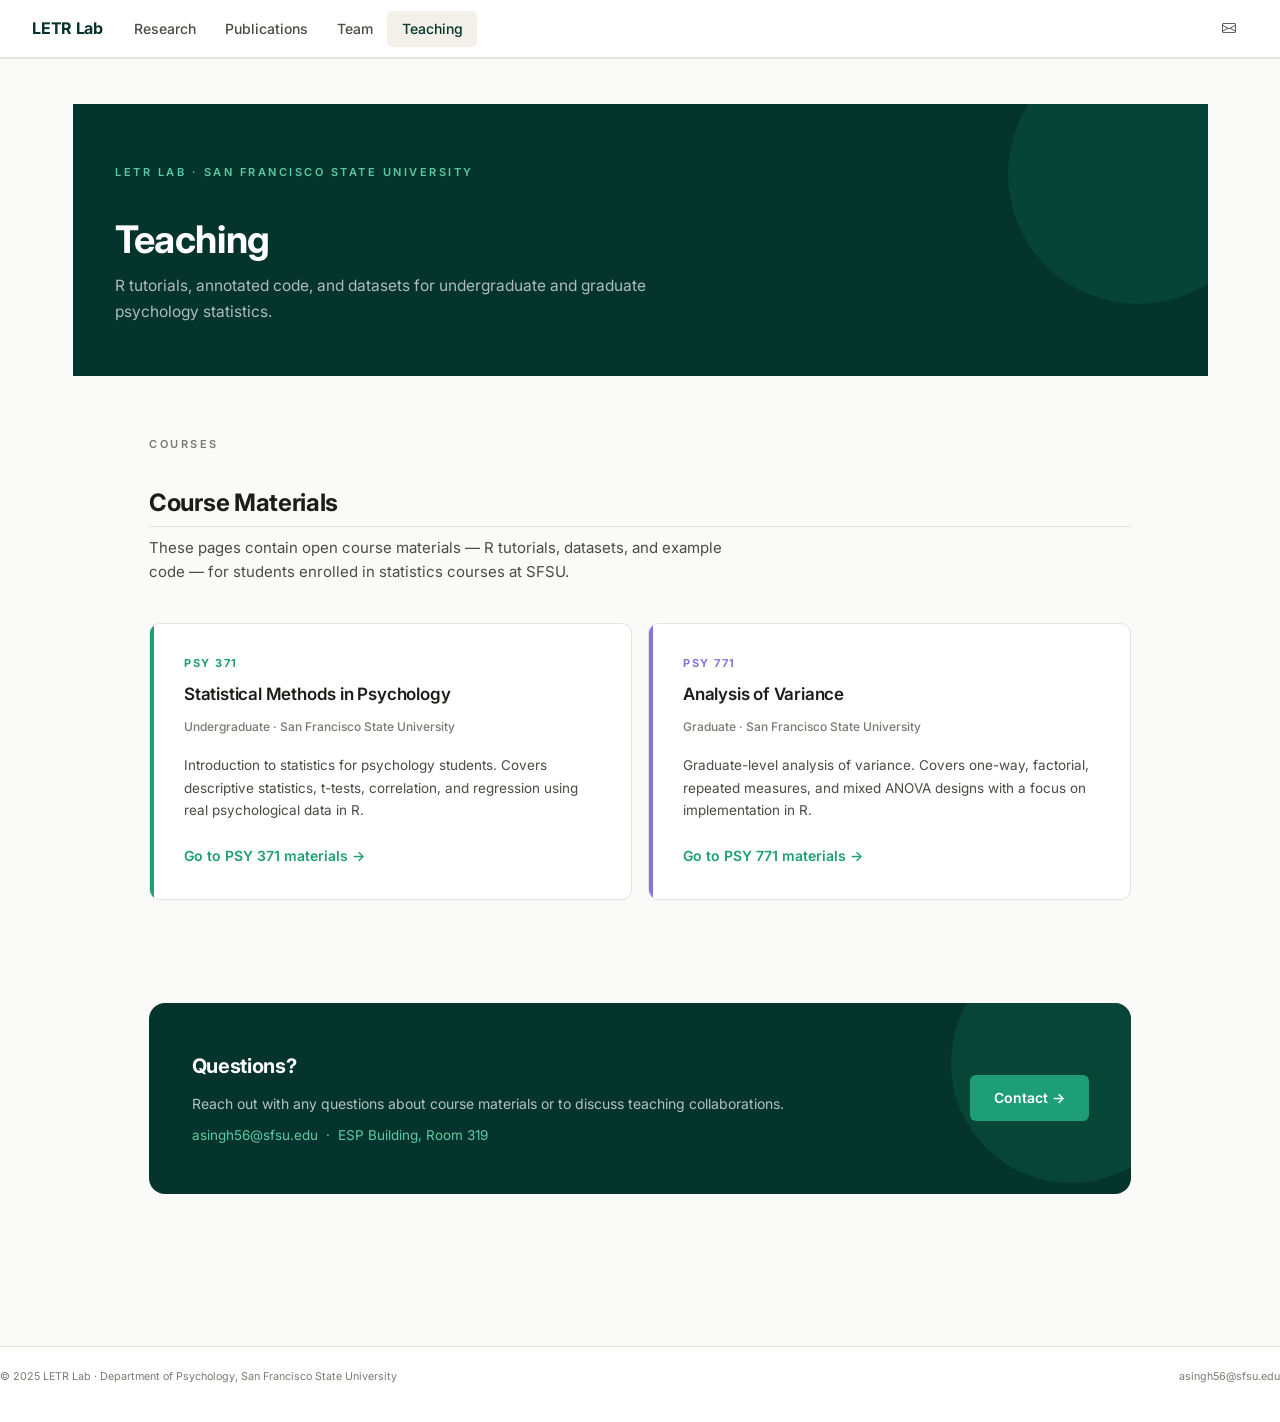
<file: docs/teaching.html>
<!DOCTYPE html>
<html xmlns="http://www.w3.org/1999/xhtml" lang="en" xml:lang="en"><head>

<meta charset="utf-8">
<meta name="generator" content="quarto-1.8.25">

<meta name="viewport" content="width=device-width, initial-scale=1.0, user-scalable=yes">


<title>quarto-inputef7954392807b60a – LETR Lab</title>
<style>
code{white-space: pre-wrap;}
span.smallcaps{font-variant: small-caps;}
div.columns{display: flex; gap: min(4vw, 1.5em);}
div.column{flex: auto; overflow-x: auto;}
div.hanging-indent{margin-left: 1.5em; text-indent: -1.5em;}
ul.task-list{list-style: none;}
ul.task-list li input[type="checkbox"] {
  width: 0.8em;
  margin: 0 0.8em 0.2em -1em; /* quarto-specific, see https://github.com/quarto-dev/quarto-cli/issues/4556 */ 
  vertical-align: middle;
}
</style>


<script src="site_libs/quarto-nav/quarto-nav.js"></script>
<script src="site_libs/quarto-nav/headroom.min.js"></script>
<script src="site_libs/clipboard/clipboard.min.js"></script>
<script src="site_libs/quarto-html/quarto.js" type="module"></script>
<script src="site_libs/quarto-html/tabsets/tabsets.js" type="module"></script>
<script src="site_libs/quarto-html/axe/axe-check.js" type="module"></script>
<script src="site_libs/quarto-html/popper.min.js"></script>
<script src="site_libs/quarto-html/tippy.umd.min.js"></script>
<script src="site_libs/quarto-html/anchor.min.js"></script>
<link href="site_libs/quarto-html/tippy.css" rel="stylesheet">
<link href="site_libs/quarto-html/quarto-syntax-highlighting-7b89279ff1a6dce999919e0e67d4d9ec.css" rel="stylesheet" id="quarto-text-highlighting-styles">
<script src="site_libs/bootstrap/bootstrap.min.js"></script>
<link href="site_libs/bootstrap/bootstrap-icons.css" rel="stylesheet">
<link href="site_libs/bootstrap/bootstrap-f773a0c06705e05b96cb58ad98928696.min.css" rel="stylesheet" append-hash="true" id="quarto-bootstrap" data-mode="light">
<script id="quarto-search-options" type="application/json">{
  "language": {
    "search-no-results-text": "No results",
    "search-matching-documents-text": "matching documents",
    "search-copy-link-title": "Copy link to search",
    "search-hide-matches-text": "Hide additional matches",
    "search-more-match-text": "more match in this document",
    "search-more-matches-text": "more matches in this document",
    "search-clear-button-title": "Clear",
    "search-text-placeholder": "",
    "search-detached-cancel-button-title": "Cancel",
    "search-submit-button-title": "Submit",
    "search-label": "Search"
  }
}</script>


<link rel="stylesheet" href="styles.css">
</head>

<body class="nav-fixed quarto-light">

<div id="quarto-search-results"></div>
  <header id="quarto-header" class="headroom fixed-top">
    <nav class="navbar navbar-expand-lg " data-bs-theme="dark">
      <div class="navbar-container container-fluid">
      <div class="navbar-brand-container mx-auto">
    <a href="./index.html" class="navbar-brand navbar-brand-logo">
    </a>
    <a class="navbar-brand" href="./index.html">
    <span class="navbar-title">LETR Lab</span>
    </a>
  </div>
          <button class="navbar-toggler" type="button" data-bs-toggle="collapse" data-bs-target="#navbarCollapse" aria-controls="navbarCollapse" role="menu" aria-expanded="false" aria-label="Toggle navigation" onclick="if (window.quartoToggleHeadroom) { window.quartoToggleHeadroom(); }">
  <span class="navbar-toggler-icon"></span>
</button>
          <div class="collapse navbar-collapse" id="navbarCollapse">
            <ul class="navbar-nav navbar-nav-scroll me-auto">
  <li class="nav-item">
    <a class="nav-link" href="./research.html"> 
<span class="menu-text">Research</span></a>
  </li>  
  <li class="nav-item">
    <a class="nav-link" href="./publications.html"> 
<span class="menu-text">Publications</span></a>
  </li>  
  <li class="nav-item">
    <a class="nav-link" href="./team.html"> 
<span class="menu-text">Team</span></a>
  </li>  
  <li class="nav-item">
    <a class="nav-link active" href="./teaching.html" aria-current="page"> 
<span class="menu-text">Teaching</span></a>
  </li>  
</ul>
            <ul class="navbar-nav navbar-nav-scroll ms-auto">
  <li class="nav-item compact">
    <a class="nav-link" href="mailto:asingh56@sfsu.edu"> <i class="bi bi-envelope" role="img" aria-label="Email">
</i> 
<span class="menu-text"></span></a>
  </li>  
</ul>
          </div> <!-- /navcollapse -->
            <div class="quarto-navbar-tools">
</div>
      </div> <!-- /container-fluid -->
    </nav>
</header>
<!-- content -->
<div id="quarto-content" class="quarto-container page-columns page-rows-contents page-layout-full page-navbar">
<!-- sidebar -->
<!-- margin-sidebar -->
    
<!-- main -->
<main class="content column-page" id="quarto-document-content"><header id="title-block-header" class="quarto-title-block"></header>




<div class="page-header">
  <div class="page-header-inner">
    <p class="page-header-eyebrow">LETR Lab · San Francisco State University</p>
    <h1 class="page-header-title">Teaching</h1>
    <p class="page-header-subtitle">R tutorials, annotated code, and datasets for undergraduate and graduate psychology statistics.</p>
  </div>
</div>

<div class="page-content">

  <p class="section-label">Courses</p>
  <h2 class="section-heading anchored">Course Materials</h2>
  <p class="section-subheading">These pages contain open course materials — R tutorials, datasets, and example code — for students enrolled in statistics courses at SFSU.</p>

  <div class="courses-grid-v2">

    <div class="course-card-v2">
      <div class="accent-green"></div>
      <div class="course-num course-num-green">PSY 371</div>
      <div class="course-title-v2">Statistical Methods in Psychology</div>
      <div class="course-meta">Undergraduate · San Francisco State University</div>
      <p class="course-desc-v2">Introduction to statistics for psychology students. Covers descriptive statistics, t-tests, correlation, and regression using real psychological data in R.</p>
      <a class="btn-text" href="psy371/index.html">Go to PSY 371 materials →</a>
    </div>

    <div class="course-card-v2">
      <div class="accent-purple"></div>
      <div class="course-num course-num-purple">PSY 771</div>
      <div class="course-title-v2">Analysis of Variance</div>
      <div class="course-meta">Graduate · San Francisco State University</div>
      <p class="course-desc-v2">Graduate-level analysis of variance. Covers one-way, factorial, repeated measures, and mixed ANOVA designs with a focus on implementation in R.</p>
      <a class="btn-text" href="psy771/index.html">Go to PSY 771 materials →</a>
    </div>

  </div>

  <hr class="section-divider">

  <div class="contact-block">
    <div class="contact-block-inner">
      <div>
        <div class="contact-title">Questions?</div>
        <p class="contact-desc">Reach out with any questions about course materials or to discuss teaching collaborations.</p>
        <div class="contact-detail">
          <a href="mailto:asingh56@sfsu.edu">asingh56@sfsu.edu</a> &nbsp;·&nbsp; ESP Building, Room 319
        </div>
      </div>
      <a href="mailto:asingh56@sfsu.edu" class="btn-primary" style="white-space: nowrap;">Contact →</a>
    </div>
  </div>

</div>



</main> <!-- /main -->
<script id="quarto-html-after-body" type="application/javascript">
  window.document.addEventListener("DOMContentLoaded", function (event) {
    const icon = "";
    const anchorJS = new window.AnchorJS();
    anchorJS.options = {
      placement: 'right',
      icon: icon
    };
    anchorJS.add('.anchored');
    const isCodeAnnotation = (el) => {
      for (const clz of el.classList) {
        if (clz.startsWith('code-annotation-')) {                     
          return true;
        }
      }
      return false;
    }
    const onCopySuccess = function(e) {
      // button target
      const button = e.trigger;
      // don't keep focus
      button.blur();
      // flash "checked"
      button.classList.add('code-copy-button-checked');
      var currentTitle = button.getAttribute("title");
      button.setAttribute("title", "Copied!");
      let tooltip;
      if (window.bootstrap) {
        button.setAttribute("data-bs-toggle", "tooltip");
        button.setAttribute("data-bs-placement", "left");
        button.setAttribute("data-bs-title", "Copied!");
        tooltip = new bootstrap.Tooltip(button, 
          { trigger: "manual", 
            customClass: "code-copy-button-tooltip",
            offset: [0, -8]});
        tooltip.show();    
      }
      setTimeout(function() {
        if (tooltip) {
          tooltip.hide();
          button.removeAttribute("data-bs-title");
          button.removeAttribute("data-bs-toggle");
          button.removeAttribute("data-bs-placement");
        }
        button.setAttribute("title", currentTitle);
        button.classList.remove('code-copy-button-checked');
      }, 1000);
      // clear code selection
      e.clearSelection();
    }
    const getTextToCopy = function(trigger) {
      const outerScaffold = trigger.parentElement.cloneNode(true);
      const codeEl = outerScaffold.querySelector('code');
      for (const childEl of codeEl.children) {
        if (isCodeAnnotation(childEl)) {
          childEl.remove();
        }
      }
      return codeEl.innerText;
    }
    const clipboard = new window.ClipboardJS('.code-copy-button:not([data-in-quarto-modal])', {
      text: getTextToCopy
    });
    clipboard.on('success', onCopySuccess);
    if (window.document.getElementById('quarto-embedded-source-code-modal')) {
      const clipboardModal = new window.ClipboardJS('.code-copy-button[data-in-quarto-modal]', {
        text: getTextToCopy,
        container: window.document.getElementById('quarto-embedded-source-code-modal')
      });
      clipboardModal.on('success', onCopySuccess);
    }
      var localhostRegex = new RegExp(/^(?:http|https):\/\/localhost\:?[0-9]*\//);
      var mailtoRegex = new RegExp(/^mailto:/);
        var filterRegex = new RegExp('/' + window.location.host + '/');
      var isInternal = (href) => {
          return filterRegex.test(href) || localhostRegex.test(href) || mailtoRegex.test(href);
      }
      // Inspect non-navigation links and adorn them if external
     var links = window.document.querySelectorAll('a[href]:not(.nav-link):not(.navbar-brand):not(.toc-action):not(.sidebar-link):not(.sidebar-item-toggle):not(.pagination-link):not(.no-external):not([aria-hidden]):not(.dropdown-item):not(.quarto-navigation-tool):not(.about-link)');
      for (var i=0; i<links.length; i++) {
        const link = links[i];
        if (!isInternal(link.href)) {
          // undo the damage that might have been done by quarto-nav.js in the case of
          // links that we want to consider external
          if (link.dataset.originalHref !== undefined) {
            link.href = link.dataset.originalHref;
          }
        }
      }
    function tippyHover(el, contentFn, onTriggerFn, onUntriggerFn) {
      const config = {
        allowHTML: true,
        maxWidth: 500,
        delay: 100,
        arrow: false,
        appendTo: function(el) {
            return el.parentElement;
        },
        interactive: true,
        interactiveBorder: 10,
        theme: 'quarto',
        placement: 'bottom-start',
      };
      if (contentFn) {
        config.content = contentFn;
      }
      if (onTriggerFn) {
        config.onTrigger = onTriggerFn;
      }
      if (onUntriggerFn) {
        config.onUntrigger = onUntriggerFn;
      }
      window.tippy(el, config); 
    }
    const noterefs = window.document.querySelectorAll('a[role="doc-noteref"]');
    for (var i=0; i<noterefs.length; i++) {
      const ref = noterefs[i];
      tippyHover(ref, function() {
        // use id or data attribute instead here
        let href = ref.getAttribute('data-footnote-href') || ref.getAttribute('href');
        try { href = new URL(href).hash; } catch {}
        const id = href.replace(/^#\/?/, "");
        const note = window.document.getElementById(id);
        if (note) {
          return note.innerHTML;
        } else {
          return "";
        }
      });
    }
    const xrefs = window.document.querySelectorAll('a.quarto-xref');
    const processXRef = (id, note) => {
      // Strip column container classes
      const stripColumnClz = (el) => {
        el.classList.remove("page-full", "page-columns");
        if (el.children) {
          for (const child of el.children) {
            stripColumnClz(child);
          }
        }
      }
      stripColumnClz(note)
      if (id === null || id.startsWith('sec-')) {
        // Special case sections, only their first couple elements
        const container = document.createElement("div");
        if (note.children && note.children.length > 2) {
          container.appendChild(note.children[0].cloneNode(true));
          for (let i = 1; i < note.children.length; i++) {
            const child = note.children[i];
            if (child.tagName === "P" && child.innerText === "") {
              continue;
            } else {
              container.appendChild(child.cloneNode(true));
              break;
            }
          }
          if (window.Quarto?.typesetMath) {
            window.Quarto.typesetMath(container);
          }
          return container.innerHTML
        } else {
          if (window.Quarto?.typesetMath) {
            window.Quarto.typesetMath(note);
          }
          return note.innerHTML;
        }
      } else {
        // Remove any anchor links if they are present
        const anchorLink = note.querySelector('a.anchorjs-link');
        if (anchorLink) {
          anchorLink.remove();
        }
        if (window.Quarto?.typesetMath) {
          window.Quarto.typesetMath(note);
        }
        if (note.classList.contains("callout")) {
          return note.outerHTML;
        } else {
          return note.innerHTML;
        }
      }
    }
    for (var i=0; i<xrefs.length; i++) {
      const xref = xrefs[i];
      tippyHover(xref, undefined, function(instance) {
        instance.disable();
        let url = xref.getAttribute('href');
        let hash = undefined; 
        if (url.startsWith('#')) {
          hash = url;
        } else {
          try { hash = new URL(url).hash; } catch {}
        }
        if (hash) {
          const id = hash.replace(/^#\/?/, "");
          const note = window.document.getElementById(id);
          if (note !== null) {
            try {
              const html = processXRef(id, note.cloneNode(true));
              instance.setContent(html);
            } finally {
              instance.enable();
              instance.show();
            }
          } else {
            // See if we can fetch this
            fetch(url.split('#')[0])
            .then(res => res.text())
            .then(html => {
              const parser = new DOMParser();
              const htmlDoc = parser.parseFromString(html, "text/html");
              const note = htmlDoc.getElementById(id);
              if (note !== null) {
                const html = processXRef(id, note);
                instance.setContent(html);
              } 
            }).finally(() => {
              instance.enable();
              instance.show();
            });
          }
        } else {
          // See if we can fetch a full url (with no hash to target)
          // This is a special case and we should probably do some content thinning / targeting
          fetch(url)
          .then(res => res.text())
          .then(html => {
            const parser = new DOMParser();
            const htmlDoc = parser.parseFromString(html, "text/html");
            const note = htmlDoc.querySelector('main.content');
            if (note !== null) {
              // This should only happen for chapter cross references
              // (since there is no id in the URL)
              // remove the first header
              if (note.children.length > 0 && note.children[0].tagName === "HEADER") {
                note.children[0].remove();
              }
              const html = processXRef(null, note);
              instance.setContent(html);
            } 
          }).finally(() => {
            instance.enable();
            instance.show();
          });
        }
      }, function(instance) {
      });
    }
        let selectedAnnoteEl;
        const selectorForAnnotation = ( cell, annotation) => {
          let cellAttr = 'data-code-cell="' + cell + '"';
          let lineAttr = 'data-code-annotation="' +  annotation + '"';
          const selector = 'span[' + cellAttr + '][' + lineAttr + ']';
          return selector;
        }
        const selectCodeLines = (annoteEl) => {
          const doc = window.document;
          const targetCell = annoteEl.getAttribute("data-target-cell");
          const targetAnnotation = annoteEl.getAttribute("data-target-annotation");
          const annoteSpan = window.document.querySelector(selectorForAnnotation(targetCell, targetAnnotation));
          const lines = annoteSpan.getAttribute("data-code-lines").split(",");
          const lineIds = lines.map((line) => {
            return targetCell + "-" + line;
          })
          let top = null;
          let height = null;
          let parent = null;
          if (lineIds.length > 0) {
              //compute the position of the single el (top and bottom and make a div)
              const el = window.document.getElementById(lineIds[0]);
              top = el.offsetTop;
              height = el.offsetHeight;
              parent = el.parentElement.parentElement;
            if (lineIds.length > 1) {
              const lastEl = window.document.getElementById(lineIds[lineIds.length - 1]);
              const bottom = lastEl.offsetTop + lastEl.offsetHeight;
              height = bottom - top;
            }
            if (top !== null && height !== null && parent !== null) {
              // cook up a div (if necessary) and position it 
              let div = window.document.getElementById("code-annotation-line-highlight");
              if (div === null) {
                div = window.document.createElement("div");
                div.setAttribute("id", "code-annotation-line-highlight");
                div.style.position = 'absolute';
                parent.appendChild(div);
              }
              div.style.top = top - 2 + "px";
              div.style.height = height + 4 + "px";
              div.style.left = 0;
              let gutterDiv = window.document.getElementById("code-annotation-line-highlight-gutter");
              if (gutterDiv === null) {
                gutterDiv = window.document.createElement("div");
                gutterDiv.setAttribute("id", "code-annotation-line-highlight-gutter");
                gutterDiv.style.position = 'absolute';
                const codeCell = window.document.getElementById(targetCell);
                const gutter = codeCell.querySelector('.code-annotation-gutter');
                gutter.appendChild(gutterDiv);
              }
              gutterDiv.style.top = top - 2 + "px";
              gutterDiv.style.height = height + 4 + "px";
            }
            selectedAnnoteEl = annoteEl;
          }
        };
        const unselectCodeLines = () => {
          const elementsIds = ["code-annotation-line-highlight", "code-annotation-line-highlight-gutter"];
          elementsIds.forEach((elId) => {
            const div = window.document.getElementById(elId);
            if (div) {
              div.remove();
            }
          });
          selectedAnnoteEl = undefined;
        };
          // Handle positioning of the toggle
      window.addEventListener(
        "resize",
        throttle(() => {
          elRect = undefined;
          if (selectedAnnoteEl) {
            selectCodeLines(selectedAnnoteEl);
          }
        }, 10)
      );
      function throttle(fn, ms) {
      let throttle = false;
      let timer;
        return (...args) => {
          if(!throttle) { // first call gets through
              fn.apply(this, args);
              throttle = true;
          } else { // all the others get throttled
              if(timer) clearTimeout(timer); // cancel #2
              timer = setTimeout(() => {
                fn.apply(this, args);
                timer = throttle = false;
              }, ms);
          }
        };
      }
        // Attach click handler to the DT
        const annoteDls = window.document.querySelectorAll('dt[data-target-cell]');
        for (const annoteDlNode of annoteDls) {
          annoteDlNode.addEventListener('click', (event) => {
            const clickedEl = event.target;
            if (clickedEl !== selectedAnnoteEl) {
              unselectCodeLines();
              const activeEl = window.document.querySelector('dt[data-target-cell].code-annotation-active');
              if (activeEl) {
                activeEl.classList.remove('code-annotation-active');
              }
              selectCodeLines(clickedEl);
              clickedEl.classList.add('code-annotation-active');
            } else {
              // Unselect the line
              unselectCodeLines();
              clickedEl.classList.remove('code-annotation-active');
            }
          });
        }
    const findCites = (el) => {
      const parentEl = el.parentElement;
      if (parentEl) {
        const cites = parentEl.dataset.cites;
        if (cites) {
          return {
            el,
            cites: cites.split(' ')
          };
        } else {
          return findCites(el.parentElement)
        }
      } else {
        return undefined;
      }
    };
    var bibliorefs = window.document.querySelectorAll('a[role="doc-biblioref"]');
    for (var i=0; i<bibliorefs.length; i++) {
      const ref = bibliorefs[i];
      const citeInfo = findCites(ref);
      if (citeInfo) {
        tippyHover(citeInfo.el, function() {
          var popup = window.document.createElement('div');
          citeInfo.cites.forEach(function(cite) {
            var citeDiv = window.document.createElement('div');
            citeDiv.classList.add('hanging-indent');
            citeDiv.classList.add('csl-entry');
            var biblioDiv = window.document.getElementById('ref-' + cite);
            if (biblioDiv) {
              citeDiv.innerHTML = biblioDiv.innerHTML;
            }
            popup.appendChild(citeDiv);
          });
          return popup.innerHTML;
        });
      }
    }
  });
  </script>
</div> <!-- /content -->
<footer class="footer">
  <div class="nav-footer">
    <div class="nav-footer-left">
<p>© 2025 LETR Lab · Department of Psychology, San Francisco State University</p>
</div>   
    <div class="nav-footer-center">
      &nbsp;
    </div>
    <div class="nav-footer-right">
<p><a href="mailto:asingh56@sfsu.edu">asingh56@sfsu.edu</a></p>
</div>
  </div>
</footer>




</body></html>
</file>
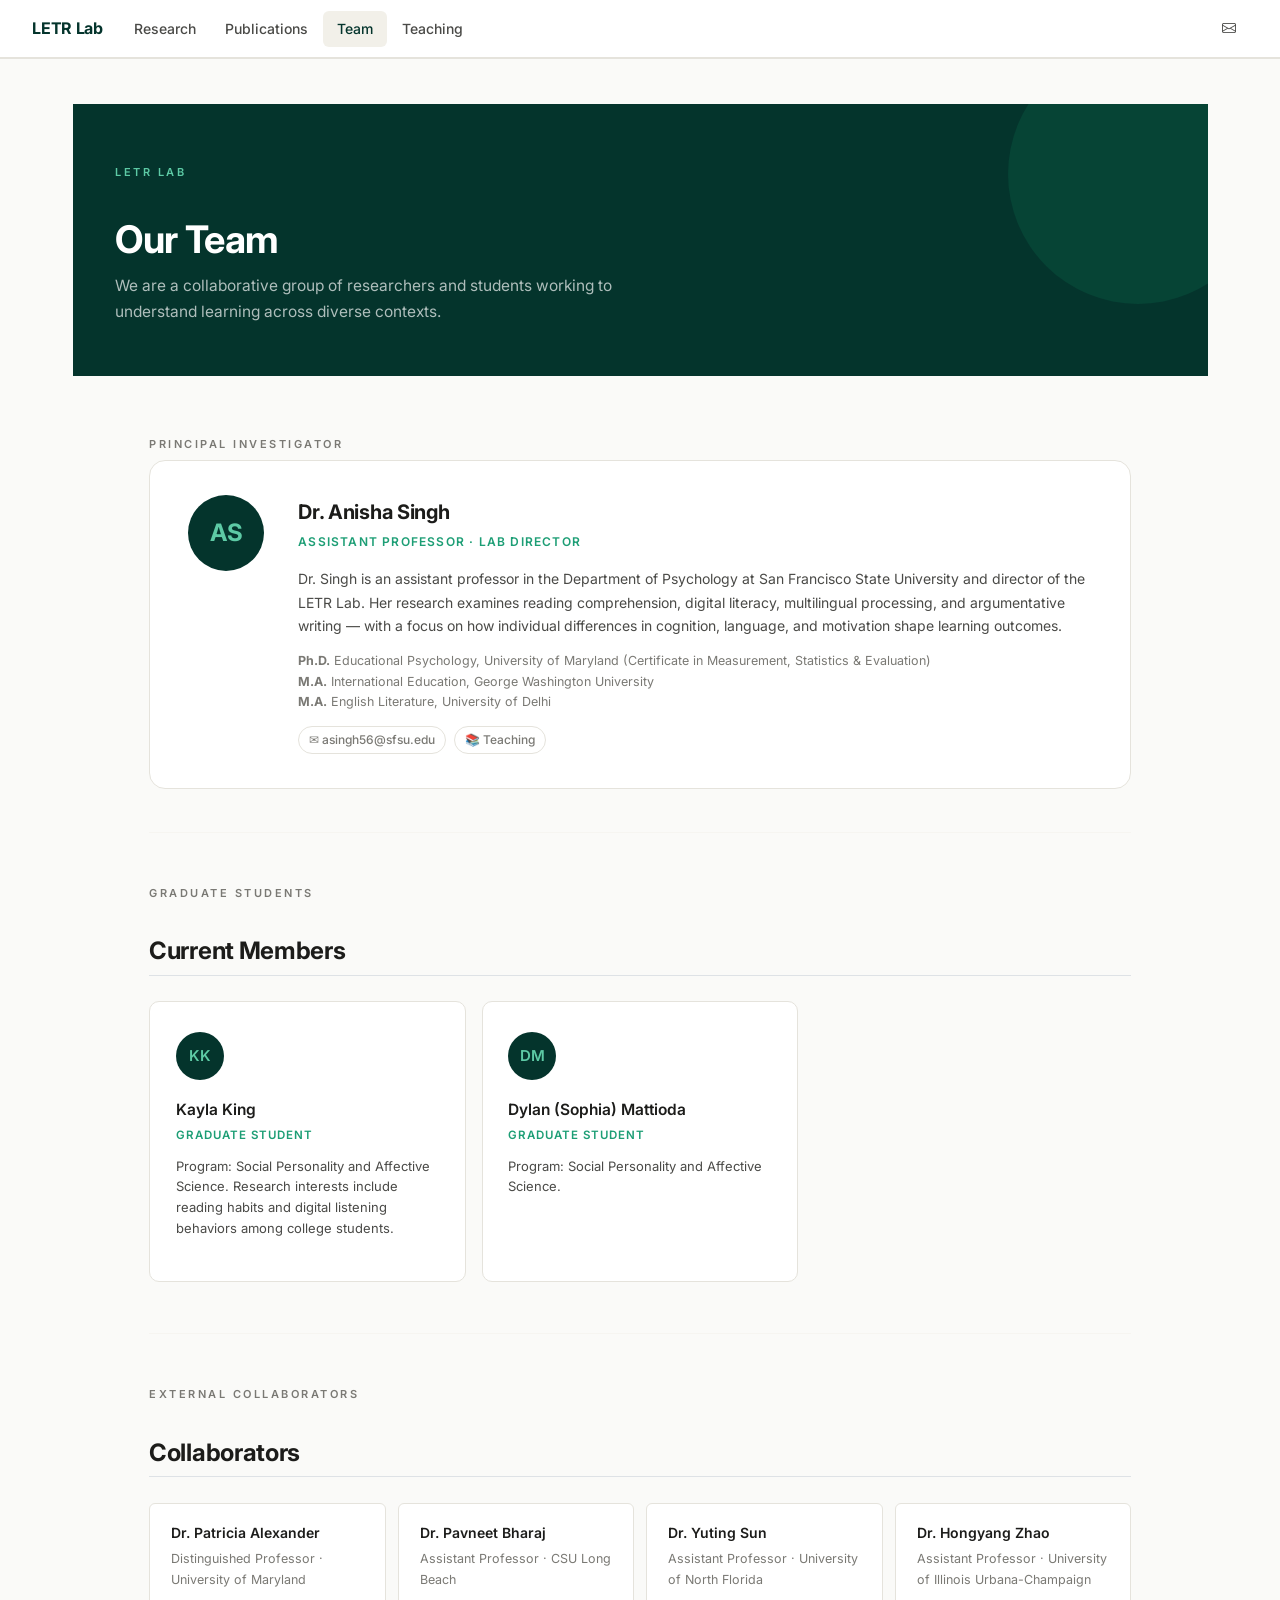
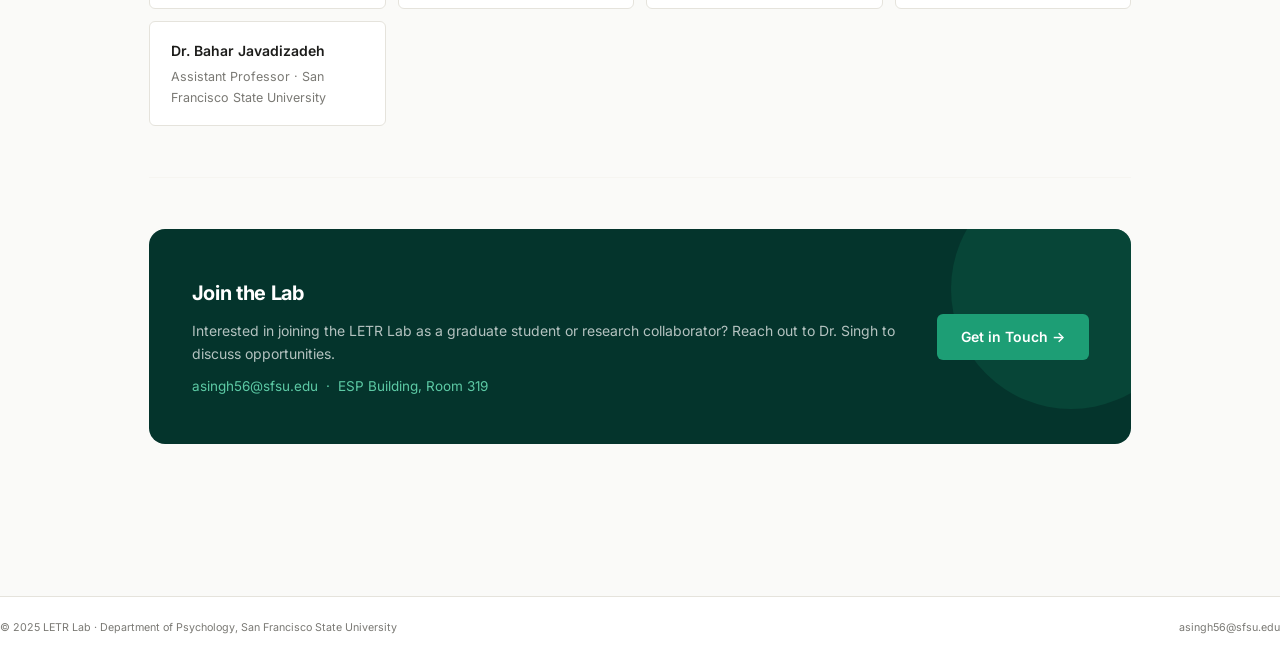
<file: docs/team.html>
<!DOCTYPE html>
<html xmlns="http://www.w3.org/1999/xhtml" lang="en" xml:lang="en"><head>

<meta charset="utf-8">
<meta name="generator" content="quarto-1.8.25">

<meta name="viewport" content="width=device-width, initial-scale=1.0, user-scalable=yes">


<title>quarto-inputb87f1bad0faea8dd – LETR Lab</title>
<style>
code{white-space: pre-wrap;}
span.smallcaps{font-variant: small-caps;}
div.columns{display: flex; gap: min(4vw, 1.5em);}
div.column{flex: auto; overflow-x: auto;}
div.hanging-indent{margin-left: 1.5em; text-indent: -1.5em;}
ul.task-list{list-style: none;}
ul.task-list li input[type="checkbox"] {
  width: 0.8em;
  margin: 0 0.8em 0.2em -1em; /* quarto-specific, see https://github.com/quarto-dev/quarto-cli/issues/4556 */ 
  vertical-align: middle;
}
</style>


<script src="site_libs/quarto-nav/quarto-nav.js"></script>
<script src="site_libs/quarto-nav/headroom.min.js"></script>
<script src="site_libs/clipboard/clipboard.min.js"></script>
<script src="site_libs/quarto-html/quarto.js" type="module"></script>
<script src="site_libs/quarto-html/tabsets/tabsets.js" type="module"></script>
<script src="site_libs/quarto-html/axe/axe-check.js" type="module"></script>
<script src="site_libs/quarto-html/popper.min.js"></script>
<script src="site_libs/quarto-html/tippy.umd.min.js"></script>
<script src="site_libs/quarto-html/anchor.min.js"></script>
<link href="site_libs/quarto-html/tippy.css" rel="stylesheet">
<link href="site_libs/quarto-html/quarto-syntax-highlighting-7b89279ff1a6dce999919e0e67d4d9ec.css" rel="stylesheet" id="quarto-text-highlighting-styles">
<script src="site_libs/bootstrap/bootstrap.min.js"></script>
<link href="site_libs/bootstrap/bootstrap-icons.css" rel="stylesheet">
<link href="site_libs/bootstrap/bootstrap-f773a0c06705e05b96cb58ad98928696.min.css" rel="stylesheet" append-hash="true" id="quarto-bootstrap" data-mode="light">
<script id="quarto-search-options" type="application/json">{
  "language": {
    "search-no-results-text": "No results",
    "search-matching-documents-text": "matching documents",
    "search-copy-link-title": "Copy link to search",
    "search-hide-matches-text": "Hide additional matches",
    "search-more-match-text": "more match in this document",
    "search-more-matches-text": "more matches in this document",
    "search-clear-button-title": "Clear",
    "search-text-placeholder": "",
    "search-detached-cancel-button-title": "Cancel",
    "search-submit-button-title": "Submit",
    "search-label": "Search"
  }
}</script>


<link rel="stylesheet" href="styles.css">
</head>

<body class="nav-fixed quarto-light">

<div id="quarto-search-results"></div>
  <header id="quarto-header" class="headroom fixed-top">
    <nav class="navbar navbar-expand-lg " data-bs-theme="dark">
      <div class="navbar-container container-fluid">
      <div class="navbar-brand-container mx-auto">
    <a href="./index.html" class="navbar-brand navbar-brand-logo">
    </a>
    <a class="navbar-brand" href="./index.html">
    <span class="navbar-title">LETR Lab</span>
    </a>
  </div>
          <button class="navbar-toggler" type="button" data-bs-toggle="collapse" data-bs-target="#navbarCollapse" aria-controls="navbarCollapse" role="menu" aria-expanded="false" aria-label="Toggle navigation" onclick="if (window.quartoToggleHeadroom) { window.quartoToggleHeadroom(); }">
  <span class="navbar-toggler-icon"></span>
</button>
          <div class="collapse navbar-collapse" id="navbarCollapse">
            <ul class="navbar-nav navbar-nav-scroll me-auto">
  <li class="nav-item">
    <a class="nav-link" href="./research.html"> 
<span class="menu-text">Research</span></a>
  </li>  
  <li class="nav-item">
    <a class="nav-link" href="./publications.html"> 
<span class="menu-text">Publications</span></a>
  </li>  
  <li class="nav-item">
    <a class="nav-link active" href="./team.html" aria-current="page"> 
<span class="menu-text">Team</span></a>
  </li>  
  <li class="nav-item">
    <a class="nav-link" href="./teaching.html"> 
<span class="menu-text">Teaching</span></a>
  </li>  
</ul>
            <ul class="navbar-nav navbar-nav-scroll ms-auto">
  <li class="nav-item compact">
    <a class="nav-link" href="mailto:asingh56@sfsu.edu"> <i class="bi bi-envelope" role="img" aria-label="Email">
</i> 
<span class="menu-text"></span></a>
  </li>  
</ul>
          </div> <!-- /navcollapse -->
            <div class="quarto-navbar-tools">
</div>
      </div> <!-- /container-fluid -->
    </nav>
</header>
<!-- content -->
<div id="quarto-content" class="quarto-container page-columns page-rows-contents page-layout-full page-navbar">
<!-- sidebar -->
<!-- margin-sidebar -->
    
<!-- main -->
<main class="content column-page" id="quarto-document-content"><header id="title-block-header" class="quarto-title-block"></header>




<div class="page-header">
  <div class="page-header-inner">
    <p class="page-header-eyebrow">LETR Lab</p>
    <h1 class="page-header-title">Our Team</h1>
    <p class="page-header-subtitle">We are a collaborative group of researchers and students working to understand learning across diverse contexts.</p>
  </div>
</div>

<div class="page-content">

  <p class="section-label">Principal Investigator</p>

  <div class="pi-section">
    <div class="pi-avatar">AS</div>
    <div>
      <div class="pi-name">Dr. Anisha Singh</div>
      <div class="pi-role">Assistant Professor · Lab Director</div>
      <p class="pi-bio">
        Dr. Singh is an assistant professor in the Department of Psychology at San Francisco State University and director of the LETR Lab. Her research examines reading comprehension, digital literacy, multilingual processing, and argumentative writing — with a focus on how individual differences in cognition, language, and motivation shape learning outcomes.
      </p>
      <p class="pi-edu">
        <strong>Ph.D.</strong> Educational Psychology, University of Maryland (Certificate in Measurement, Statistics &amp; Evaluation)<br>
        <strong>M.A.</strong> International Education, George Washington University<br>
        <strong>M.A.</strong> English Literature, University of Delhi
      </p>
      <div class="pi-links">
        <a href="mailto:asingh56@sfsu.edu" class="tag-link">✉ asingh56@sfsu.edu</a>
        <a href="teaching.html" class="tag-link">📚 Teaching</a>
      </div>
    </div>
  </div>

  <hr class="section-divider" style="margin-top: 0.5rem;">

  <p class="section-label">Graduate Students</p>
  <h2 class="section-heading anchored" style="margin-bottom: 1.5rem;">Current Members</h2>

  <div class="team-grid">
    <div class="team-card">
      <div class="team-avatar">KK</div>
      <div class="team-name">Kayla King</div>
      <div class="team-role">Graduate Student</div>
      <p class="team-bio">Program: Social Personality and Affective Science. Research interests include reading habits and digital listening behaviors among college students.</p>
    </div>
    <div class="team-card">
      <div class="team-avatar">DM</div>
      <div class="team-name">Dylan (Sophia) Mattioda</div>
      <div class="team-role">Graduate Student</div>
      <p class="team-bio">Program: Social Personality and Affective Science.</p>
    </div>
  </div>

  <hr class="section-divider">

  <p class="section-label">External Collaborators</p>
  <h2 class="section-heading anchored" style="margin-bottom: 1.5rem;">Collaborators</h2>

  <div class="collab-grid">
    <div class="collab-card">
      <div class="collab-name">Dr. Patricia Alexander</div>
      <div class="collab-affil">Distinguished Professor · University of Maryland</div>
    </div>
    <div class="collab-card">
      <div class="collab-name">Dr. Pavneet Bharaj</div>
      <div class="collab-affil">Assistant Professor · CSU Long Beach</div>
    </div>
    <div class="collab-card">
      <div class="collab-name">Dr. Yuting Sun</div>
      <div class="collab-affil">Assistant Professor · University of North Florida</div>
    </div>
    <div class="collab-card">
      <div class="collab-name">Dr. Hongyang Zhao</div>
      <div class="collab-affil">Assistant Professor · University of Illinois Urbana-Champaign</div>
    </div>
    <div class="collab-card">
      <div class="collab-name">Dr. Bahar Javadizadeh</div>
      <div class="collab-affil">Assistant Professor · San Francisco State University</div>
    </div>
  </div>

  <hr class="section-divider">

  <div class="contact-block">
    <div class="contact-block-inner">
      <div>
        <div class="contact-title">Join the Lab</div>
        <p class="contact-desc">Interested in joining the LETR Lab as a graduate student or research collaborator? Reach out to Dr. Singh to discuss opportunities.</p>
        <div class="contact-detail">
          <a href="mailto:asingh56@sfsu.edu">asingh56@sfsu.edu</a> &nbsp;·&nbsp; ESP Building, Room 319
        </div>
      </div>
      <a href="mailto:asingh56@sfsu.edu" class="btn-primary" style="white-space: nowrap;">Get in Touch →</a>
    </div>
  </div>

</div>



</main> <!-- /main -->
<script id="quarto-html-after-body" type="application/javascript">
  window.document.addEventListener("DOMContentLoaded", function (event) {
    const icon = "";
    const anchorJS = new window.AnchorJS();
    anchorJS.options = {
      placement: 'right',
      icon: icon
    };
    anchorJS.add('.anchored');
    const isCodeAnnotation = (el) => {
      for (const clz of el.classList) {
        if (clz.startsWith('code-annotation-')) {                     
          return true;
        }
      }
      return false;
    }
    const onCopySuccess = function(e) {
      // button target
      const button = e.trigger;
      // don't keep focus
      button.blur();
      // flash "checked"
      button.classList.add('code-copy-button-checked');
      var currentTitle = button.getAttribute("title");
      button.setAttribute("title", "Copied!");
      let tooltip;
      if (window.bootstrap) {
        button.setAttribute("data-bs-toggle", "tooltip");
        button.setAttribute("data-bs-placement", "left");
        button.setAttribute("data-bs-title", "Copied!");
        tooltip = new bootstrap.Tooltip(button, 
          { trigger: "manual", 
            customClass: "code-copy-button-tooltip",
            offset: [0, -8]});
        tooltip.show();    
      }
      setTimeout(function() {
        if (tooltip) {
          tooltip.hide();
          button.removeAttribute("data-bs-title");
          button.removeAttribute("data-bs-toggle");
          button.removeAttribute("data-bs-placement");
        }
        button.setAttribute("title", currentTitle);
        button.classList.remove('code-copy-button-checked');
      }, 1000);
      // clear code selection
      e.clearSelection();
    }
    const getTextToCopy = function(trigger) {
      const outerScaffold = trigger.parentElement.cloneNode(true);
      const codeEl = outerScaffold.querySelector('code');
      for (const childEl of codeEl.children) {
        if (isCodeAnnotation(childEl)) {
          childEl.remove();
        }
      }
      return codeEl.innerText;
    }
    const clipboard = new window.ClipboardJS('.code-copy-button:not([data-in-quarto-modal])', {
      text: getTextToCopy
    });
    clipboard.on('success', onCopySuccess);
    if (window.document.getElementById('quarto-embedded-source-code-modal')) {
      const clipboardModal = new window.ClipboardJS('.code-copy-button[data-in-quarto-modal]', {
        text: getTextToCopy,
        container: window.document.getElementById('quarto-embedded-source-code-modal')
      });
      clipboardModal.on('success', onCopySuccess);
    }
      var localhostRegex = new RegExp(/^(?:http|https):\/\/localhost\:?[0-9]*\//);
      var mailtoRegex = new RegExp(/^mailto:/);
        var filterRegex = new RegExp('/' + window.location.host + '/');
      var isInternal = (href) => {
          return filterRegex.test(href) || localhostRegex.test(href) || mailtoRegex.test(href);
      }
      // Inspect non-navigation links and adorn them if external
     var links = window.document.querySelectorAll('a[href]:not(.nav-link):not(.navbar-brand):not(.toc-action):not(.sidebar-link):not(.sidebar-item-toggle):not(.pagination-link):not(.no-external):not([aria-hidden]):not(.dropdown-item):not(.quarto-navigation-tool):not(.about-link)');
      for (var i=0; i<links.length; i++) {
        const link = links[i];
        if (!isInternal(link.href)) {
          // undo the damage that might have been done by quarto-nav.js in the case of
          // links that we want to consider external
          if (link.dataset.originalHref !== undefined) {
            link.href = link.dataset.originalHref;
          }
        }
      }
    function tippyHover(el, contentFn, onTriggerFn, onUntriggerFn) {
      const config = {
        allowHTML: true,
        maxWidth: 500,
        delay: 100,
        arrow: false,
        appendTo: function(el) {
            return el.parentElement;
        },
        interactive: true,
        interactiveBorder: 10,
        theme: 'quarto',
        placement: 'bottom-start',
      };
      if (contentFn) {
        config.content = contentFn;
      }
      if (onTriggerFn) {
        config.onTrigger = onTriggerFn;
      }
      if (onUntriggerFn) {
        config.onUntrigger = onUntriggerFn;
      }
      window.tippy(el, config); 
    }
    const noterefs = window.document.querySelectorAll('a[role="doc-noteref"]');
    for (var i=0; i<noterefs.length; i++) {
      const ref = noterefs[i];
      tippyHover(ref, function() {
        // use id or data attribute instead here
        let href = ref.getAttribute('data-footnote-href') || ref.getAttribute('href');
        try { href = new URL(href).hash; } catch {}
        const id = href.replace(/^#\/?/, "");
        const note = window.document.getElementById(id);
        if (note) {
          return note.innerHTML;
        } else {
          return "";
        }
      });
    }
    const xrefs = window.document.querySelectorAll('a.quarto-xref');
    const processXRef = (id, note) => {
      // Strip column container classes
      const stripColumnClz = (el) => {
        el.classList.remove("page-full", "page-columns");
        if (el.children) {
          for (const child of el.children) {
            stripColumnClz(child);
          }
        }
      }
      stripColumnClz(note)
      if (id === null || id.startsWith('sec-')) {
        // Special case sections, only their first couple elements
        const container = document.createElement("div");
        if (note.children && note.children.length > 2) {
          container.appendChild(note.children[0].cloneNode(true));
          for (let i = 1; i < note.children.length; i++) {
            const child = note.children[i];
            if (child.tagName === "P" && child.innerText === "") {
              continue;
            } else {
              container.appendChild(child.cloneNode(true));
              break;
            }
          }
          if (window.Quarto?.typesetMath) {
            window.Quarto.typesetMath(container);
          }
          return container.innerHTML
        } else {
          if (window.Quarto?.typesetMath) {
            window.Quarto.typesetMath(note);
          }
          return note.innerHTML;
        }
      } else {
        // Remove any anchor links if they are present
        const anchorLink = note.querySelector('a.anchorjs-link');
        if (anchorLink) {
          anchorLink.remove();
        }
        if (window.Quarto?.typesetMath) {
          window.Quarto.typesetMath(note);
        }
        if (note.classList.contains("callout")) {
          return note.outerHTML;
        } else {
          return note.innerHTML;
        }
      }
    }
    for (var i=0; i<xrefs.length; i++) {
      const xref = xrefs[i];
      tippyHover(xref, undefined, function(instance) {
        instance.disable();
        let url = xref.getAttribute('href');
        let hash = undefined; 
        if (url.startsWith('#')) {
          hash = url;
        } else {
          try { hash = new URL(url).hash; } catch {}
        }
        if (hash) {
          const id = hash.replace(/^#\/?/, "");
          const note = window.document.getElementById(id);
          if (note !== null) {
            try {
              const html = processXRef(id, note.cloneNode(true));
              instance.setContent(html);
            } finally {
              instance.enable();
              instance.show();
            }
          } else {
            // See if we can fetch this
            fetch(url.split('#')[0])
            .then(res => res.text())
            .then(html => {
              const parser = new DOMParser();
              const htmlDoc = parser.parseFromString(html, "text/html");
              const note = htmlDoc.getElementById(id);
              if (note !== null) {
                const html = processXRef(id, note);
                instance.setContent(html);
              } 
            }).finally(() => {
              instance.enable();
              instance.show();
            });
          }
        } else {
          // See if we can fetch a full url (with no hash to target)
          // This is a special case and we should probably do some content thinning / targeting
          fetch(url)
          .then(res => res.text())
          .then(html => {
            const parser = new DOMParser();
            const htmlDoc = parser.parseFromString(html, "text/html");
            const note = htmlDoc.querySelector('main.content');
            if (note !== null) {
              // This should only happen for chapter cross references
              // (since there is no id in the URL)
              // remove the first header
              if (note.children.length > 0 && note.children[0].tagName === "HEADER") {
                note.children[0].remove();
              }
              const html = processXRef(null, note);
              instance.setContent(html);
            } 
          }).finally(() => {
            instance.enable();
            instance.show();
          });
        }
      }, function(instance) {
      });
    }
        let selectedAnnoteEl;
        const selectorForAnnotation = ( cell, annotation) => {
          let cellAttr = 'data-code-cell="' + cell + '"';
          let lineAttr = 'data-code-annotation="' +  annotation + '"';
          const selector = 'span[' + cellAttr + '][' + lineAttr + ']';
          return selector;
        }
        const selectCodeLines = (annoteEl) => {
          const doc = window.document;
          const targetCell = annoteEl.getAttribute("data-target-cell");
          const targetAnnotation = annoteEl.getAttribute("data-target-annotation");
          const annoteSpan = window.document.querySelector(selectorForAnnotation(targetCell, targetAnnotation));
          const lines = annoteSpan.getAttribute("data-code-lines").split(",");
          const lineIds = lines.map((line) => {
            return targetCell + "-" + line;
          })
          let top = null;
          let height = null;
          let parent = null;
          if (lineIds.length > 0) {
              //compute the position of the single el (top and bottom and make a div)
              const el = window.document.getElementById(lineIds[0]);
              top = el.offsetTop;
              height = el.offsetHeight;
              parent = el.parentElement.parentElement;
            if (lineIds.length > 1) {
              const lastEl = window.document.getElementById(lineIds[lineIds.length - 1]);
              const bottom = lastEl.offsetTop + lastEl.offsetHeight;
              height = bottom - top;
            }
            if (top !== null && height !== null && parent !== null) {
              // cook up a div (if necessary) and position it 
              let div = window.document.getElementById("code-annotation-line-highlight");
              if (div === null) {
                div = window.document.createElement("div");
                div.setAttribute("id", "code-annotation-line-highlight");
                div.style.position = 'absolute';
                parent.appendChild(div);
              }
              div.style.top = top - 2 + "px";
              div.style.height = height + 4 + "px";
              div.style.left = 0;
              let gutterDiv = window.document.getElementById("code-annotation-line-highlight-gutter");
              if (gutterDiv === null) {
                gutterDiv = window.document.createElement("div");
                gutterDiv.setAttribute("id", "code-annotation-line-highlight-gutter");
                gutterDiv.style.position = 'absolute';
                const codeCell = window.document.getElementById(targetCell);
                const gutter = codeCell.querySelector('.code-annotation-gutter');
                gutter.appendChild(gutterDiv);
              }
              gutterDiv.style.top = top - 2 + "px";
              gutterDiv.style.height = height + 4 + "px";
            }
            selectedAnnoteEl = annoteEl;
          }
        };
        const unselectCodeLines = () => {
          const elementsIds = ["code-annotation-line-highlight", "code-annotation-line-highlight-gutter"];
          elementsIds.forEach((elId) => {
            const div = window.document.getElementById(elId);
            if (div) {
              div.remove();
            }
          });
          selectedAnnoteEl = undefined;
        };
          // Handle positioning of the toggle
      window.addEventListener(
        "resize",
        throttle(() => {
          elRect = undefined;
          if (selectedAnnoteEl) {
            selectCodeLines(selectedAnnoteEl);
          }
        }, 10)
      );
      function throttle(fn, ms) {
      let throttle = false;
      let timer;
        return (...args) => {
          if(!throttle) { // first call gets through
              fn.apply(this, args);
              throttle = true;
          } else { // all the others get throttled
              if(timer) clearTimeout(timer); // cancel #2
              timer = setTimeout(() => {
                fn.apply(this, args);
                timer = throttle = false;
              }, ms);
          }
        };
      }
        // Attach click handler to the DT
        const annoteDls = window.document.querySelectorAll('dt[data-target-cell]');
        for (const annoteDlNode of annoteDls) {
          annoteDlNode.addEventListener('click', (event) => {
            const clickedEl = event.target;
            if (clickedEl !== selectedAnnoteEl) {
              unselectCodeLines();
              const activeEl = window.document.querySelector('dt[data-target-cell].code-annotation-active');
              if (activeEl) {
                activeEl.classList.remove('code-annotation-active');
              }
              selectCodeLines(clickedEl);
              clickedEl.classList.add('code-annotation-active');
            } else {
              // Unselect the line
              unselectCodeLines();
              clickedEl.classList.remove('code-annotation-active');
            }
          });
        }
    const findCites = (el) => {
      const parentEl = el.parentElement;
      if (parentEl) {
        const cites = parentEl.dataset.cites;
        if (cites) {
          return {
            el,
            cites: cites.split(' ')
          };
        } else {
          return findCites(el.parentElement)
        }
      } else {
        return undefined;
      }
    };
    var bibliorefs = window.document.querySelectorAll('a[role="doc-biblioref"]');
    for (var i=0; i<bibliorefs.length; i++) {
      const ref = bibliorefs[i];
      const citeInfo = findCites(ref);
      if (citeInfo) {
        tippyHover(citeInfo.el, function() {
          var popup = window.document.createElement('div');
          citeInfo.cites.forEach(function(cite) {
            var citeDiv = window.document.createElement('div');
            citeDiv.classList.add('hanging-indent');
            citeDiv.classList.add('csl-entry');
            var biblioDiv = window.document.getElementById('ref-' + cite);
            if (biblioDiv) {
              citeDiv.innerHTML = biblioDiv.innerHTML;
            }
            popup.appendChild(citeDiv);
          });
          return popup.innerHTML;
        });
      }
    }
  });
  </script>
</div> <!-- /content -->
<footer class="footer">
  <div class="nav-footer">
    <div class="nav-footer-left">
<p>© 2025 LETR Lab · Department of Psychology, San Francisco State University</p>
</div>   
    <div class="nav-footer-center">
      &nbsp;
    </div>
    <div class="nav-footer-right">
<p><a href="mailto:asingh56@sfsu.edu">asingh56@sfsu.edu</a></p>
</div>
  </div>
</footer>




</body></html>
</file>
<file: docs/site_libs/quarto-html/tippy.css>
.tippy-box[data-animation=fade][data-state=hidden]{opacity:0}[data-tippy-root]{max-width:calc(100vw - 10px)}.tippy-box{position:relative;background-color:#333;color:#fff;border-radius:4px;font-size:14px;line-height:1.4;white-space:normal;outline:0;transition-property:transform,visibility,opacity}.tippy-box[data-placement^=top]>.tippy-arrow{bottom:0}.tippy-box[data-placement^=top]>.tippy-arrow:before{bottom:-7px;left:0;border-width:8px 8px 0;border-top-color:initial;transform-origin:center top}.tippy-box[data-placement^=bottom]>.tippy-arrow{top:0}.tippy-box[data-placement^=bottom]>.tippy-arrow:before{top:-7px;left:0;border-width:0 8px 8px;border-bottom-color:initial;transform-origin:center bottom}.tippy-box[data-placement^=left]>.tippy-arrow{right:0}.tippy-box[data-placement^=left]>.tippy-arrow:before{border-width:8px 0 8px 8px;border-left-color:initial;right:-7px;transform-origin:center left}.tippy-box[data-placement^=right]>.tippy-arrow{left:0}.tippy-box[data-placement^=right]>.tippy-arrow:before{left:-7px;border-width:8px 8px 8px 0;border-right-color:initial;transform-origin:center right}.tippy-box[data-inertia][data-state=visible]{transition-timing-function:cubic-bezier(.54,1.5,.38,1.11)}.tippy-arrow{width:16px;height:16px;color:#333}.tippy-arrow:before{content:"";position:absolute;border-color:transparent;border-style:solid}.tippy-content{position:relative;padding:5px 9px;z-index:1}
</file>
<file: docs/site_libs/quarto-html/quarto-syntax-highlighting-7b89279ff1a6dce999919e0e67d4d9ec.css>
/* quarto syntax highlight colors */
:root {
  --quarto-hl-ot-color: #003B4F;
  --quarto-hl-at-color: #657422;
  --quarto-hl-ss-color: #20794D;
  --quarto-hl-an-color: #5E5E5E;
  --quarto-hl-fu-color: #4758AB;
  --quarto-hl-st-color: #20794D;
  --quarto-hl-cf-color: #003B4F;
  --quarto-hl-op-color: #5E5E5E;
  --quarto-hl-er-color: #AD0000;
  --quarto-hl-bn-color: #AD0000;
  --quarto-hl-al-color: #AD0000;
  --quarto-hl-va-color: #111111;
  --quarto-hl-bu-color: inherit;
  --quarto-hl-ex-color: inherit;
  --quarto-hl-pp-color: #AD0000;
  --quarto-hl-in-color: #5E5E5E;
  --quarto-hl-vs-color: #20794D;
  --quarto-hl-wa-color: #5E5E5E;
  --quarto-hl-do-color: #5E5E5E;
  --quarto-hl-im-color: #00769E;
  --quarto-hl-ch-color: #20794D;
  --quarto-hl-dt-color: #AD0000;
  --quarto-hl-fl-color: #AD0000;
  --quarto-hl-co-color: #5E5E5E;
  --quarto-hl-cv-color: #5E5E5E;
  --quarto-hl-cn-color: #8f5902;
  --quarto-hl-sc-color: #5E5E5E;
  --quarto-hl-dv-color: #AD0000;
  --quarto-hl-kw-color: #003B4F;
}

/* other quarto variables */
:root {
  --quarto-font-monospace: SFMono-Regular, Menlo, Monaco, Consolas, "Liberation Mono", "Courier New", monospace;
}

/* syntax highlight based on Pandoc's rules */
pre > code.sourceCode > span {
  color: #003B4F;
}

code.sourceCode > span {
  color: #003B4F;
}

div.sourceCode,
div.sourceCode pre.sourceCode {
  color: #003B4F;
}

/* Normal */
code span {
  color: #003B4F;
}

/* Alert */
code span.al {
  color: #AD0000;
  font-style: inherit;
}

/* Annotation */
code span.an {
  color: #5E5E5E;
  font-style: inherit;
}

/* Attribute */
code span.at {
  color: #657422;
  font-style: inherit;
}

/* BaseN */
code span.bn {
  color: #AD0000;
  font-style: inherit;
}

/* BuiltIn */
code span.bu {
  font-style: inherit;
}

/* ControlFlow */
code span.cf {
  color: #003B4F;
  font-weight: bold;
  font-style: inherit;
}

/* Char */
code span.ch {
  color: #20794D;
  font-style: inherit;
}

/* Constant */
code span.cn {
  color: #8f5902;
  font-style: inherit;
}

/* Comment */
code span.co {
  color: #5E5E5E;
  font-style: inherit;
}

/* CommentVar */
code span.cv {
  color: #5E5E5E;
  font-style: italic;
}

/* Documentation */
code span.do {
  color: #5E5E5E;
  font-style: italic;
}

/* DataType */
code span.dt {
  color: #AD0000;
  font-style: inherit;
}

/* DecVal */
code span.dv {
  color: #AD0000;
  font-style: inherit;
}

/* Error */
code span.er {
  color: #AD0000;
  font-style: inherit;
}

/* Extension */
code span.ex {
  font-style: inherit;
}

/* Float */
code span.fl {
  color: #AD0000;
  font-style: inherit;
}

/* Function */
code span.fu {
  color: #4758AB;
  font-style: inherit;
}

/* Import */
code span.im {
  color: #00769E;
  font-style: inherit;
}

/* Information */
code span.in {
  color: #5E5E5E;
  font-style: inherit;
}

/* Keyword */
code span.kw {
  color: #003B4F;
  font-weight: bold;
  font-style: inherit;
}

/* Operator */
code span.op {
  color: #5E5E5E;
  font-style: inherit;
}

/* Other */
code span.ot {
  color: #003B4F;
  font-style: inherit;
}

/* Preprocessor */
code span.pp {
  color: #AD0000;
  font-style: inherit;
}

/* SpecialChar */
code span.sc {
  color: #5E5E5E;
  font-style: inherit;
}

/* SpecialString */
code span.ss {
  color: #20794D;
  font-style: inherit;
}

/* String */
code span.st {
  color: #20794D;
  font-style: inherit;
}

/* Variable */
code span.va {
  color: #111111;
  font-style: inherit;
}

/* VerbatimString */
code span.vs {
  color: #20794D;
  font-style: inherit;
}

/* Warning */
code span.wa {
  color: #5E5E5E;
  font-style: italic;
}

.prevent-inlining {
  content: "</";
}

/*# sourceMappingURL=3944bc705cfaf4c80e56f77c5205168a.css.map */
</file>
<file: docs/styles.css>
@import url('https://fonts.googleapis.com/css2?family=Inter:ital,opsz,wght@0,14..32,300;0,14..32,400;0,14..32,500;0,14..32,600;0,14..32,700;1,14..32,400&display=swap');

/* ── Design tokens ── */
:root {
  --green-900: #04342C;
  --green-700: #0A5742;
  --green-500: #1D9E75;
  --green-300: #5DCAA5;
  --green-100: #D1F0E5;
  --sand-100: #FAFAF8;
  --sand-200: #F2F0E9;
  --sand-300: #E5E3DC;
  --ink-900: #1C1C1A;
  --ink-600: #4A4A47;
  --ink-400: #7A7974;
  --white: #FFFFFF;
  --purple: #7F77DD;

  --font: 'Inter', -apple-system, BlinkMacSystemFont, 'Segoe UI', sans-serif;
  --radius-sm: 6px;
  --radius-md: 10px;
  --radius-lg: 16px;
  --shadow-sm: 0 1px 3px rgba(0,0,0,0.06), 0 1px 2px rgba(0,0,0,0.04);
  --shadow-md: 0 4px 12px rgba(0,0,0,0.07), 0 1px 3px rgba(0,0,0,0.05);
  --transition: 0.18s ease;
}

/* ── Base ── */
body {
  font-family: var(--font) !important;
  background: var(--sand-100);
  color: var(--ink-900);
  font-size: 15.5px;
  line-height: 1.7;
  -webkit-font-smoothing: antialiased;
  -moz-osx-font-smoothing: grayscale;
}

h1, h2, h3, h4, h5 {
  line-height: 1.25;
  font-weight: 600;
  color: var(--ink-900);
  font-family: var(--font) !important;
}

a {
  color: var(--green-500);
  text-decoration: none;
  transition: color var(--transition);
}

a:hover {
  color: var(--green-700);
}

p { margin-bottom: 0.85rem; }

/* ── Navbar ── */
.navbar {
  background: var(--white) !important;
  border-bottom: 1px solid var(--sand-300) !important;
  box-shadow: 0 1px 0 var(--sand-300);
  padding: 0.55rem 0;
}

.navbar-brand {
  font-size: 16px !important;
  font-weight: 700 !important;
  color: var(--green-900) !important;
  letter-spacing: -0.3px;
  font-family: var(--font) !important;
}

.navbar-brand:hover {
  color: var(--green-500) !important;
}

.navbar-nav .nav-link {
  font-size: 14px !important;
  font-weight: 500 !important;
  color: var(--ink-600) !important;
  padding: 0.35rem 0.85rem !important;
  border-radius: var(--radius-sm);
  transition: color var(--transition), background var(--transition);
  font-family: var(--font) !important;
}

.navbar-nav .nav-link:hover,
.navbar-nav .nav-link.active {
  color: var(--green-900) !important;
  background: var(--sand-200);
}

/* ── Hero ── */
.lab-hero {
  background: var(--green-900);
  padding: 5.5rem 2.5rem 5rem;
  position: relative;
  overflow: hidden;
}

.hero-geo-1 {
  position: absolute;
  top: -90px;
  right: -90px;
  width: 360px;
  height: 360px;
  border-radius: 50%;
  background: #0A5742;
  opacity: 0.5;
}

.hero-geo-2 {
  position: absolute;
  bottom: -70px;
  right: 140px;
  width: 220px;
  height: 220px;
  border-radius: 50%;
  background: var(--green-500);
  opacity: 0.18;
}

.hero-geo-3 {
  position: absolute;
  top: 40px;
  right: 280px;
  width: 70px;
  height: 70px;
  border-radius: 50%;
  background: var(--green-300);
  opacity: 0.25;
}

.hero-inner {
  max-width: 1050px;
  margin: 0 auto;
  position: relative;
  z-index: 1;
}

.hero-eyebrow {
  font-size: 11px;
  font-weight: 600;
  letter-spacing: 2.5px;
  text-transform: uppercase;
  color: var(--green-300);
  margin-bottom: 1.25rem;
}

.hero-title {
  font-size: clamp(32px, 5vw, 54px);
  font-weight: 700;
  color: var(--white);
  line-height: 1.12;
  letter-spacing: -0.5px;
  margin-bottom: 1.25rem;
  max-width: 640px;
}

.hero-title em {
  font-style: normal;
  color: var(--green-300);
}

.hero-tagline {
  font-size: 16.5px;
  color: rgba(255,255,255,0.72);
  line-height: 1.75;
  max-width: 540px;
  margin-bottom: 2.25rem;
}

.hero-actions {
  display: flex;
  gap: 0.75rem;
  flex-wrap: wrap;
  align-items: center;
}

/* ── Buttons ── */
.btn-primary {
  display: inline-flex;
  align-items: center;
  gap: 6px;
  background: var(--green-500);
  color: var(--white) !important;
  font-size: 14px;
  font-weight: 600;
  padding: 0.65rem 1.4rem;
  border-radius: var(--radius-sm);
  transition: background var(--transition), transform var(--transition), box-shadow var(--transition);
  text-decoration: none !important;
  font-family: var(--font) !important;
}

.btn-primary:hover {
  background: var(--green-300);
  color: var(--green-900) !important;
  transform: translateY(-1px);
  box-shadow: 0 4px 12px rgba(29,158,117,0.35);
}

.btn-ghost {
  display: inline-flex;
  align-items: center;
  gap: 6px;
  background: transparent;
  color: rgba(255,255,255,0.78) !important;
  font-size: 14px;
  font-weight: 500;
  padding: 0.65rem 1.4rem;
  border-radius: var(--radius-sm);
  border: 1px solid rgba(255,255,255,0.22);
  transition: all var(--transition);
  text-decoration: none !important;
  font-family: var(--font) !important;
}

.btn-ghost:hover {
  background: rgba(255,255,255,0.1);
  color: var(--white) !important;
  border-color: rgba(255,255,255,0.45);
}

.btn-text {
  display: inline-flex;
  align-items: center;
  gap: 5px;
  font-size: 14px;
  font-weight: 600;
  color: var(--green-500) !important;
  text-decoration: none !important;
  transition: gap var(--transition), color var(--transition);
  font-family: var(--font) !important;
}

.btn-text:hover {
  gap: 9px;
  color: var(--green-700) !important;
}

/* ── Page wrapper ── */
.page-content {
  max-width: 1050px;
  margin: 0 auto;
  padding: 3.5rem 2rem 4.5rem;
}

/* ── Section labels ── */
.section-label {
  font-size: 11px;
  font-weight: 600;
  letter-spacing: 2.5px;
  text-transform: uppercase;
  color: var(--ink-400);
  margin-bottom: 0.4rem;
}

.section-heading {
  font-size: 24px;
  font-weight: 700;
  color: var(--ink-900);
  margin-bottom: 0.5rem;
  letter-spacing: -0.3px;
}

.section-subheading {
  font-size: 15px;
  color: var(--ink-600);
  line-height: 1.65;
  max-width: 600px;
  margin-bottom: 2.25rem;
}

/* ── Stats strip ── */
.stats-strip {
  display: grid;
  grid-template-columns: repeat(auto-fit, minmax(110px, 1fr));
  gap: 1px;
  background: var(--sand-300);
  border: 1px solid var(--sand-300);
  border-radius: var(--radius-md);
  overflow: hidden;
  margin-bottom: 3.5rem;
}

.stat-item {
  background: var(--white);
  padding: 1.25rem 1rem;
  text-align: center;
}

.stat-num {
  font-size: 26px;
  font-weight: 700;
  color: var(--green-900);
  letter-spacing: -0.5px;
  line-height: 1.1;
}

.stat-label {
  font-size: 11px;
  font-weight: 500;
  color: var(--ink-400);
  text-transform: uppercase;
  letter-spacing: 1px;
  margin-top: 3px;
}

/* ── Research cards ── */
.research-grid {
  display: grid;
  grid-template-columns: repeat(auto-fit, minmax(280px, 1fr));
  gap: 16px;
  margin-bottom: 2.5rem;
}

.research-card {
  background: var(--white);
  border: 1px solid var(--sand-300);
  border-radius: var(--radius-md);
  padding: 1.75rem 1.5rem;
  transition: box-shadow var(--transition), transform var(--transition);
}

.research-card:hover {
  box-shadow: var(--shadow-md);
  transform: translateY(-2px);
}

.research-card-icon {
  font-size: 22px;
  margin-bottom: 1rem;
  display: block;
}

.research-card-title {
  font-size: 15.5px;
  font-weight: 600;
  color: var(--ink-900);
  margin-bottom: 0.55rem;
}

.research-card-desc {
  font-size: 13.5px;
  color: var(--ink-600);
  line-height: 1.65;
  margin: 0;
}

/* ── Recent pubs on homepage ── */
.recent-pubs {
  background: var(--white);
  border: 1px solid var(--sand-300);
  border-radius: var(--radius-md);
  overflow: hidden;
  margin-bottom: 1.25rem;
}

.recent-pub-item {
  padding: 1.1rem 1.5rem;
  border-bottom: 1px solid var(--sand-300);
  display: flex;
  align-items: flex-start;
  gap: 1.1rem;
  transition: background var(--transition);
}

.recent-pub-item:last-child {
  border-bottom: none;
}

.recent-pub-item:hover {
  background: var(--sand-100);
}

.recent-pub-year {
  font-size: 11px;
  font-weight: 700;
  color: var(--green-500);
  letter-spacing: 0.5px;
  min-width: 36px;
  padding-top: 3px;
  flex-shrink: 0;
}

.recent-pub-content {}

.recent-pub-title {
  font-size: 14px;
  font-weight: 500;
  color: var(--ink-900);
  line-height: 1.45;
  margin-bottom: 2px;
}

.recent-pub-venue {
  font-size: 12.5px;
  color: var(--ink-400);
  font-style: italic;
}

/* ── Full publications page ── */
.pub-year-group {
  margin-bottom: 3rem;
}

.pub-year-header {
  font-size: 13px;
  font-weight: 700;
  letter-spacing: 1.5px;
  text-transform: uppercase;
  color: var(--green-500);
  border-bottom: 1px solid var(--sand-300);
  padding-bottom: 0.5rem;
  margin-bottom: 1.25rem;
}

.pub-item {
  padding: 1.1rem 1.25rem 1.1rem 1.5rem;
  border-left: 3px solid transparent;
  margin-bottom: 8px;
  border-radius: 0 var(--radius-sm) var(--radius-sm) 0;
  background: var(--white);
  border-top: 1px solid var(--sand-300);
  border-right: 1px solid var(--sand-300);
  border-bottom: 1px solid var(--sand-300);
  transition: border-left-color var(--transition), box-shadow var(--transition);
}

.pub-item:hover {
  border-left-color: var(--green-500);
  box-shadow: var(--shadow-sm);
}

.pub-authors {
  font-size: 12.5px;
  color: var(--ink-400);
  margin-bottom: 0.25rem;
}

.pub-title {
  font-size: 14.5px;
  font-weight: 600;
  color: var(--ink-900);
  line-height: 1.4;
  margin-bottom: 0.3rem;
}

.pub-venue {
  font-size: 13px;
  color: var(--ink-600);
  font-style: italic;
  margin-bottom: 0.4rem;
}

.pub-tags {
  display: flex;
  gap: 6px;
  flex-wrap: wrap;
}

.pub-tag {
  font-size: 11px;
  font-weight: 500;
  padding: 2px 9px;
  border-radius: 20px;
  background: var(--sand-200);
  color: var(--ink-600);
}

.pub-tag-in-press {
  background: #FFF5E0;
  color: #A06C00;
}

.pub-tag-featured {
  background: var(--green-100);
  color: var(--green-700);
}

/* ── Team ── */
.pi-section {
  background: var(--white);
  border: 1px solid var(--sand-300);
  border-radius: var(--radius-lg);
  padding: 2rem 2.25rem;
  margin-bottom: 2.5rem;
  display: flex;
  gap: 2rem;
  align-items: flex-start;
}

.pi-avatar {
  width: 76px;
  height: 76px;
  border-radius: 50%;
  background: var(--green-900);
  display: flex;
  align-items: center;
  justify-content: center;
  font-size: 24px;
  font-weight: 700;
  color: var(--green-300);
  flex-shrink: 0;
  font-family: var(--font) !important;
}

.pi-name {
  font-size: 20px;
  font-weight: 700;
  color: var(--ink-900);
  margin-bottom: 0.15rem;
  letter-spacing: -0.3px;
}

.pi-role {
  font-size: 12px;
  font-weight: 600;
  color: var(--green-500);
  text-transform: uppercase;
  letter-spacing: 1.2px;
  margin-bottom: 0.85rem;
}

.pi-bio {
  font-size: 14px;
  color: var(--ink-600);
  line-height: 1.7;
  margin-bottom: 0.75rem;
}

.pi-edu {
  font-size: 12.5px;
  color: var(--ink-400);
  line-height: 1.65;
  margin-bottom: 0.75rem;
}

.pi-links {
  display: flex;
  gap: 8px;
  flex-wrap: wrap;
}

.team-grid {
  display: grid;
  grid-template-columns: repeat(auto-fill, minmax(240px, 1fr));
  gap: 16px;
  margin-bottom: 2.5rem;
}

.team-card {
  background: var(--white);
  border: 1px solid var(--sand-300);
  border-radius: var(--radius-md);
  padding: 1.75rem 1.5rem;
  transition: box-shadow var(--transition), transform var(--transition);
}

.team-card:hover {
  box-shadow: var(--shadow-md);
  transform: translateY(-2px);
}

.team-avatar {
  width: 48px;
  height: 48px;
  border-radius: 50%;
  background: var(--green-900);
  display: flex;
  align-items: center;
  justify-content: center;
  font-size: 15px;
  font-weight: 600;
  color: var(--green-300);
  margin-bottom: 1rem;
  font-family: var(--font) !important;
}

.team-name {
  font-size: 15.5px;
  font-weight: 600;
  color: var(--ink-900);
  margin-bottom: 0.15rem;
}

.team-role {
  font-size: 11.5px;
  font-weight: 600;
  color: var(--green-500);
  text-transform: uppercase;
  letter-spacing: 1px;
  margin-bottom: 0.6rem;
}

.team-bio {
  font-size: 13px;
  color: var(--ink-600);
  line-height: 1.6;
  margin-bottom: 0.75rem;
}

.tag-link {
  display: inline-flex;
  align-items: center;
  font-size: 12px;
  font-weight: 500;
  color: var(--ink-400);
  padding: 3px 10px;
  border: 1px solid var(--sand-300);
  border-radius: 20px;
  transition: all var(--transition);
  text-decoration: none !important;
  font-family: var(--font) !important;
}

.tag-link:hover {
  color: var(--green-700) !important;
  border-color: var(--green-300);
  background: var(--sand-200);
}

.collab-grid {
  display: grid;
  grid-template-columns: repeat(auto-fill, minmax(230px, 1fr));
  gap: 12px;
  margin-bottom: 2rem;
}

.collab-card {
  background: var(--white);
  border: 1px solid var(--sand-300);
  border-radius: var(--radius-sm);
  padding: 1rem 1.25rem;
  transition: box-shadow var(--transition);
}

.collab-card:hover {
  box-shadow: var(--shadow-sm);
}

.collab-name {
  font-size: 14px;
  font-weight: 600;
  color: var(--ink-900);
  margin-bottom: 0.2rem;
}

.collab-affil {
  font-size: 12.5px;
  color: var(--ink-400);
}

/* ── Teaching ── */
.courses-grid-v2 {
  display: grid;
  grid-template-columns: repeat(auto-fit, minmax(300px, 1fr));
  gap: 16px;
  margin-bottom: 2.5rem;
}

.course-card-v2 {
  background: var(--white);
  border: 1px solid var(--sand-300);
  border-radius: var(--radius-md);
  padding: 1.75rem 1.75rem 1.75rem 2rem;
  position: relative;
  overflow: hidden;
  transition: box-shadow var(--transition), transform var(--transition);
}

.course-card-v2:hover {
  box-shadow: var(--shadow-md);
  transform: translateY(-2px);
}

.accent-green { position: absolute; top: 0; left: 0; width: 4px; height: 100%; background: var(--green-500); }
.accent-purple { position: absolute; top: 0; left: 0; width: 4px; height: 100%; background: var(--purple); }

.course-num {
  font-size: 11px;
  font-weight: 700;
  letter-spacing: 1.5px;
  text-transform: uppercase;
  margin-bottom: 0.4rem;
}

.course-num-green { color: var(--green-500); }
.course-num-purple { color: var(--purple); }

.course-title-v2 {
  font-size: 17px;
  font-weight: 600;
  color: var(--ink-900);
  margin-bottom: 0.5rem;
  letter-spacing: -0.2px;
}

.course-desc-v2 {
  font-size: 13.5px;
  color: var(--ink-600);
  line-height: 1.65;
  margin-bottom: 1.25rem;
}

.course-meta {
  font-size: 12px;
  color: var(--ink-400);
  font-weight: 500;
  margin-bottom: 1rem;
}

/* ── Contact block ── */
.contact-block {
  background: var(--green-900);
  border-radius: var(--radius-lg);
  padding: 2.75rem 2.5rem;
  position: relative;
  overflow: hidden;
}

.contact-block::before {
  content: '';
  position: absolute;
  top: -60px;
  right: -60px;
  width: 240px;
  height: 240px;
  border-radius: 50%;
  background: #0A5742;
  opacity: 0.5;
}

.contact-block-inner {
  position: relative;
  z-index: 1;
  display: grid;
  grid-template-columns: 1fr auto;
  gap: 2rem;
  align-items: center;
}

.contact-title {
  font-size: 20px;
  font-weight: 700;
  color: var(--white);
  margin-bottom: 0.5rem;
  letter-spacing: -0.3px;
}

.contact-desc {
  font-size: 14px;
  color: rgba(255,255,255,0.7);
  line-height: 1.7;
  margin: 0;
}

.contact-detail {
  font-size: 13.5px;
  color: var(--green-300);
  margin-top: 0.5rem;
}

.contact-detail a {
  color: var(--green-300);
  text-decoration: none;
}

.contact-detail a:hover {
  color: var(--white);
}

/* ── Divider ── */
.section-divider {
  border: none;
  border-top: 1px solid var(--sand-300);
  margin: 3rem 0;
}

/* ── Page header (interior pages) ── */
.page-header {
  background: var(--green-900);
  padding: 3.5rem 2.5rem 3rem;
  position: relative;
  overflow: hidden;
}

.page-header::before {
  content: '';
  position: absolute;
  top: -60px;
  right: -60px;
  width: 260px;
  height: 260px;
  border-radius: 50%;
  background: #0A5742;
  opacity: 0.45;
}

.page-header-inner {
  max-width: 1050px;
  margin: 0 auto;
  position: relative;
  z-index: 1;
}

.page-header-eyebrow {
  font-size: 11px;
  font-weight: 600;
  letter-spacing: 2.5px;
  text-transform: uppercase;
  color: var(--green-300);
  margin-bottom: 0.75rem;
}

.page-header-title {
  font-size: clamp(26px, 4vw, 38px);
  font-weight: 700;
  color: var(--white);
  letter-spacing: -0.4px;
  margin-bottom: 0.6rem;
}

.page-header-subtitle {
  font-size: 15.5px;
  color: rgba(255,255,255,0.68);
  line-height: 1.65;
  max-width: 540px;
  margin: 0;
}

/* ── Footer ── */
.nav-footer {
  background: var(--white) !important;
  border-top: 1px solid var(--sand-300) !important;
  font-size: 13px !important;
  color: var(--ink-400) !important;
  padding: 1.25rem 0 !important;
}

.nav-footer a {
  color: var(--ink-400) !important;
}

.nav-footer a:hover {
  color: var(--green-500) !important;
}

/* ── Responsive ── */
@media (max-width: 640px) {
  .pi-section {
    flex-direction: column;
    gap: 1.25rem;
  }

  .hero-actions {
    flex-direction: column;
    align-items: flex-start;
  }

  .page-content {
    padding: 2.25rem 1.25rem 3.5rem;
  }

  .contact-block-inner {
    grid-template-columns: 1fr;
  }

  .page-header {
    padding: 2.75rem 1.5rem 2.5rem;
  }
}
</file>
